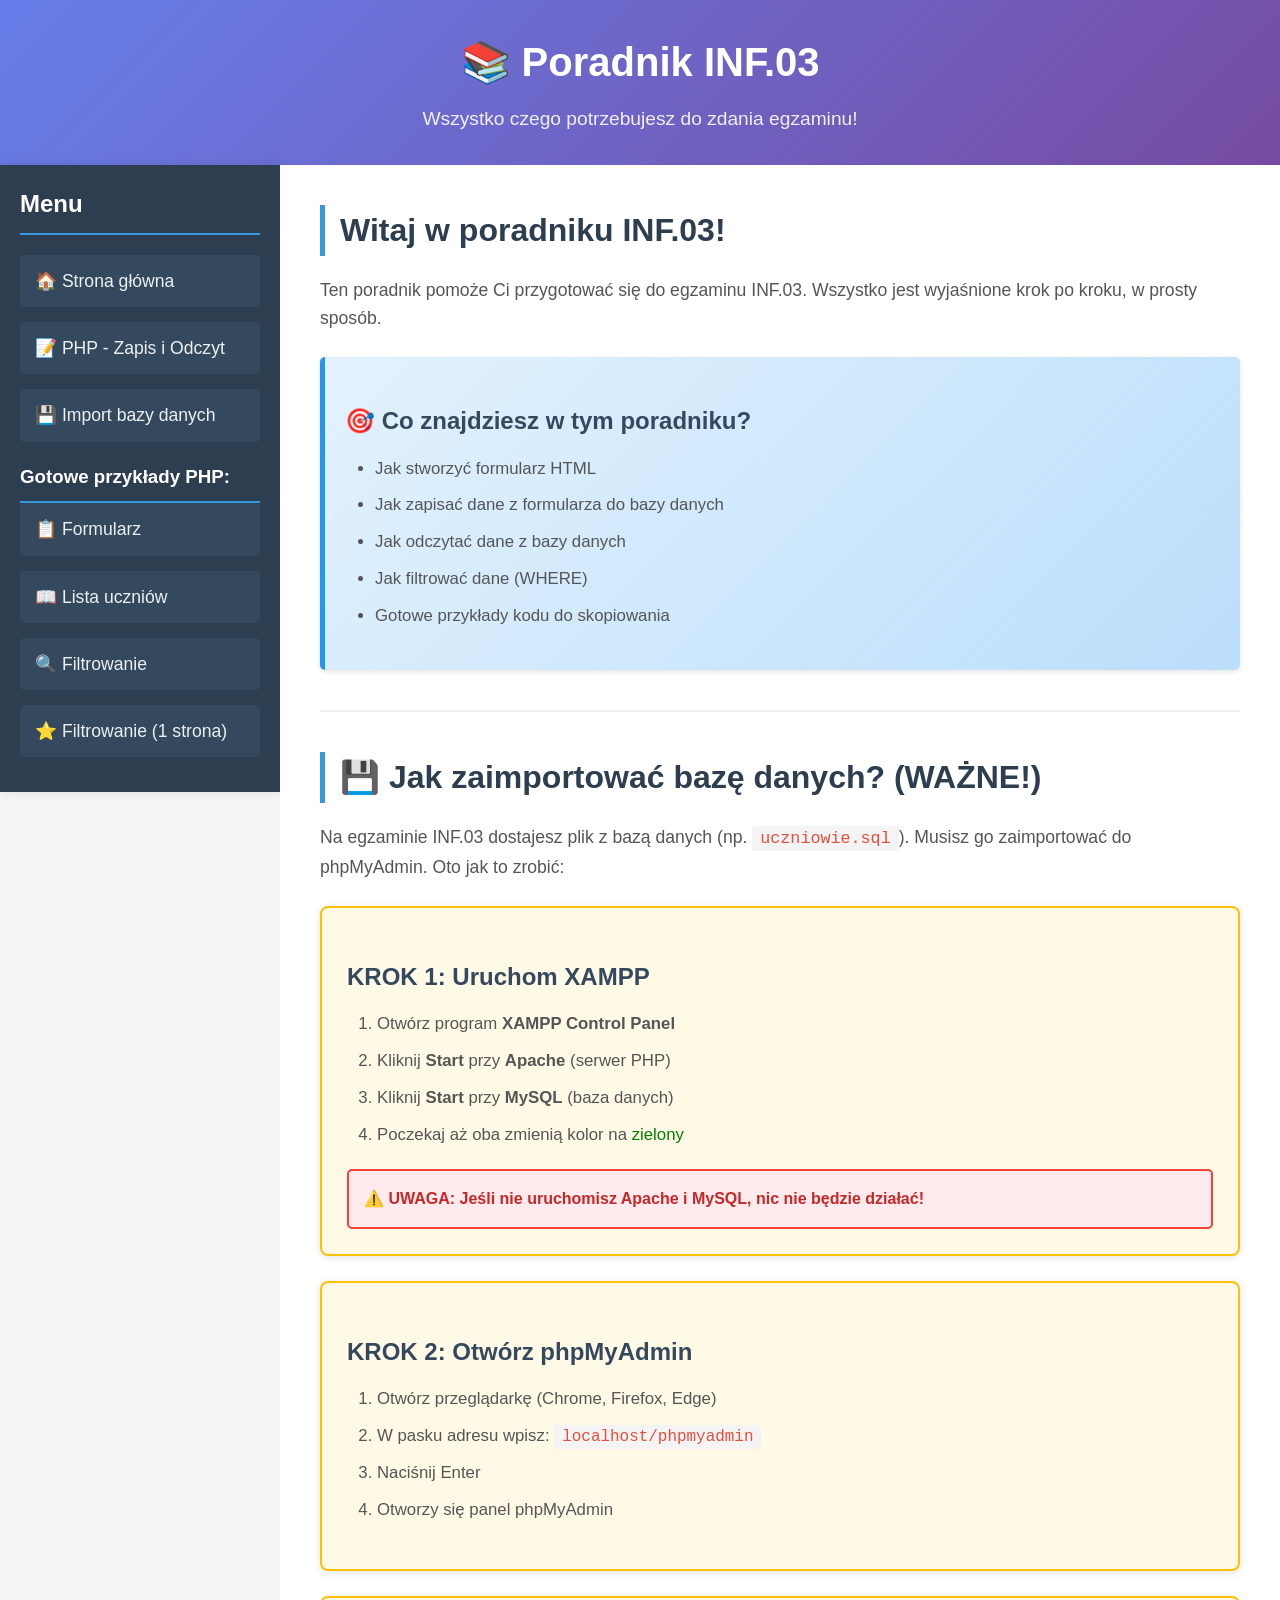
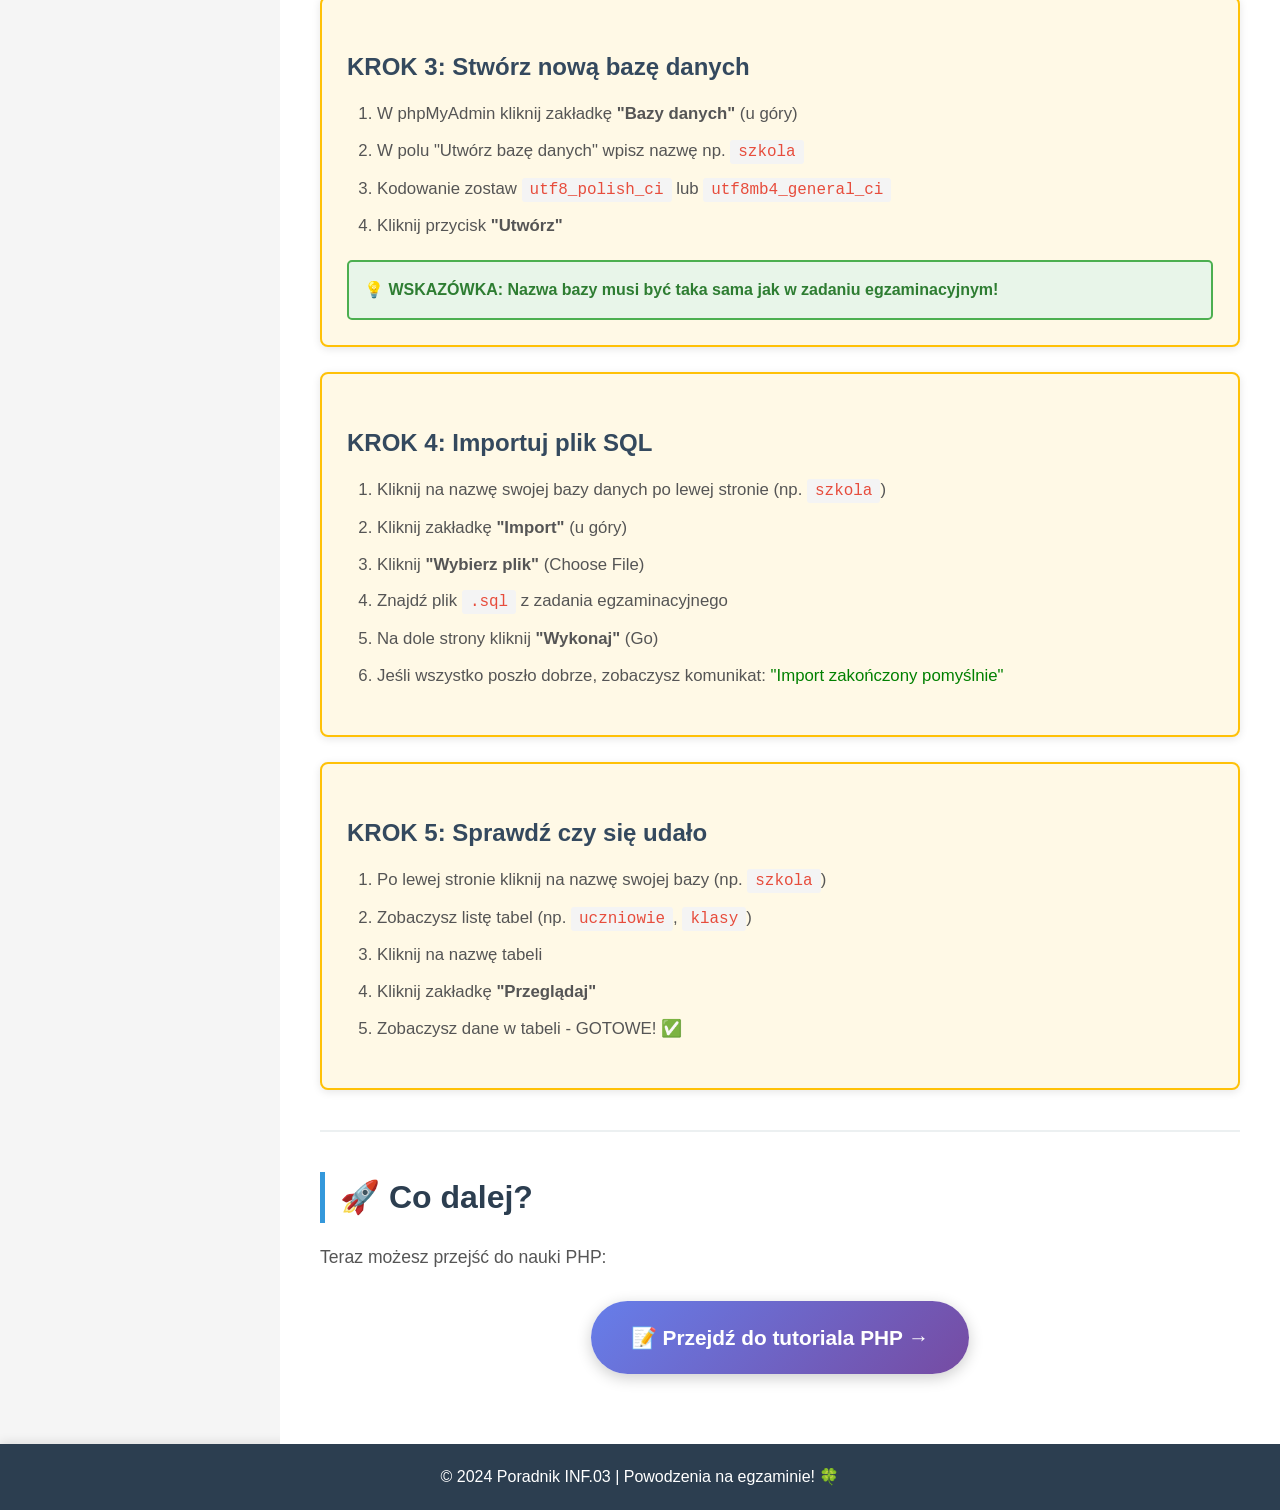
<file: index.html>
<!DOCTYPE html>
<html lang="pl">
<head>
    <meta charset="UTF-8">
    <meta name="viewport" content="width=device-width, initial-scale=1.0">
    <title>Poradnik INF.03 - Bazy danych i PHP</title>
    <link rel="stylesheet" type="text/css" href="css/style.css">
</head>
<body>

    <!-- Nagłówek -->
    <div id="header">
        <h1>📚 Poradnik INF.03</h1>
        <p>Wszystko czego potrzebujesz do zdania egzaminu!</p>
    </div>

    <!-- Menu nawigacji -->
    <div id="nav">
        <h2>Menu</h2>
        <ul>
            <li><a href="index.html">🏠 Strona główna</a></li>
            <li><a href="PHP_zapis_odczyt.html">📝 PHP - Zapis i Odczyt</a></li>
            <li><a href="#import">💾 Import bazy danych</a></li>
        </ul>

        <h3 style="color: #fff; margin-top: 20px; border-bottom: 2px solid #3498db; padding-bottom: 10px;">Gotowe przykłady PHP:</h3>
        <ul>
            <li><a href="php_przyklady/formularz.html">📋 Formularz</a></li>
            <li><a href="php_przyklady/lista.php">📖 Lista uczniów</a></li>
            <li><a href="php_przyklady/filtruj.html">🔍 Filtrowanie</a></li>
            <li><a href="php_przyklady/filtruj_jedna_strona.php">⭐ Filtrowanie (1 strona)</a></li>
        </ul>
    </div>

    <!-- Główna treść -->
    <div id="main">
        <h2>Witaj w poradniku INF.03!</h2>
        <p>Ten poradnik pomoże Ci przygotować się do egzaminu INF.03. Wszystko jest wyjaśnione krok po kroku, w prosty sposób.</p>

        <div class="info-box">
            <h3>🎯 Co znajdziesz w tym poradniku?</h3>
            <ul>
                <li>Jak stworzyć formularz HTML</li>
                <li>Jak zapisać dane z formularza do bazy danych</li>
                <li>Jak odczytać dane z bazy danych</li>
                <li>Jak filtrować dane (WHERE)</li>
                <li>Gotowe przykłady kodu do skopiowania</li>
            </ul>
        </div>

        <hr>

        <h2 id="import">💾 Jak zaimportować bazę danych? (WAŻNE!)</h2>
        <p>Na egzaminie INF.03 dostajesz plik z bazą danych (np. <code>uczniowie.sql</code>). Musisz go zaimportować do phpMyAdmin. Oto jak to zrobić:</p>

        <div class="step-box">
            <h3>KROK 1: Uruchom XAMPP</h3>
            <ol>
                <li>Otwórz program <strong>XAMPP Control Panel</strong></li>
                <li>Kliknij <strong>Start</strong> przy <strong>Apache</strong> (serwer PHP)</li>
                <li>Kliknij <strong>Start</strong> przy <strong>MySQL</strong> (baza danych)</li>
                <li>Poczekaj aż oba zmienią kolor na <span style="color: green;">zielony</span></li>
            </ol>
            <div class="warning-box">
                ⚠️ <strong>UWAGA:</strong> Jeśli nie uruchomisz Apache i MySQL, nic nie będzie działać!
            </div>
        </div>

        <div class="step-box">
            <h3>KROK 2: Otwórz phpMyAdmin</h3>
            <ol>
                <li>Otwórz przeglądarkę (Chrome, Firefox, Edge)</li>
                <li>W pasku adresu wpisz: <code>localhost/phpmyadmin</code></li>
                <li>Naciśnij Enter</li>
                <li>Otworzy się panel phpMyAdmin</li>
            </ol>
        </div>

        <div class="step-box">
            <h3>KROK 3: Stwórz nową bazę danych</h3>
            <ol>
                <li>W phpMyAdmin kliknij zakładkę <strong>"Bazy danych"</strong> (u góry)</li>
                <li>W polu "Utwórz bazę danych" wpisz nazwę np. <code>szkola</code></li>
                <li>Kodowanie zostaw <code>utf8_polish_ci</code> lub <code>utf8mb4_general_ci</code></li>
                <li>Kliknij przycisk <strong>"Utwórz"</strong></li>
            </ol>
            <div class="tip-box">
                💡 <strong>WSKAZÓWKA:</strong> Nazwa bazy musi być taka sama jak w zadaniu egzaminacyjnym!
            </div>
        </div>

        <div class="step-box">
            <h3>KROK 4: Importuj plik SQL</h3>
            <ol>
                <li>Kliknij na nazwę swojej bazy danych po lewej stronie (np. <code>szkola</code>)</li>
                <li>Kliknij zakładkę <strong>"Import"</strong> (u góry)</li>
                <li>Kliknij <strong>"Wybierz plik"</strong> (Choose File)</li>
                <li>Znajdź plik <code>.sql</code> z zadania egzaminacyjnego</li>
                <li>Na dole strony kliknij <strong>"Wykonaj"</strong> (Go)</li>
                <li>Jeśli wszystko poszło dobrze, zobaczysz komunikat: <span style="color: green;">"Import zakończony pomyślnie"</span></li>
            </ol>
        </div>

        <div class="step-box">
            <h3>KROK 5: Sprawdź czy się udało</h3>
            <ol>
                <li>Po lewej stronie kliknij na nazwę swojej bazy (np. <code>szkola</code>)</li>
                <li>Zobaczysz listę tabel (np. <code>uczniowie</code>, <code>klasy</code>)</li>
                <li>Kliknij na nazwę tabeli</li>
                <li>Kliknij zakładkę <strong>"Przeglądaj"</strong></li>
                <li>Zobaczysz dane w tabeli - GOTOWE! ✅</li>
            </ol>
        </div>

        <hr>

        <h2>🚀 Co dalej?</h2>
        <p>Teraz możesz przejść do nauki PHP:</p>
        <div class="button-container">
            <a href="PHP_zapis_odczyt.html" class="big-button">📝 Przejdź do tutoriala PHP →</a>
        </div>

    </div>

    <!-- Stopka -->
    <div id="footer">
        <p>&copy; 2024 Poradnik INF.03 | Powodzenia na egzaminie! 🍀</p>
    </div>

</body>
</html>
</file>
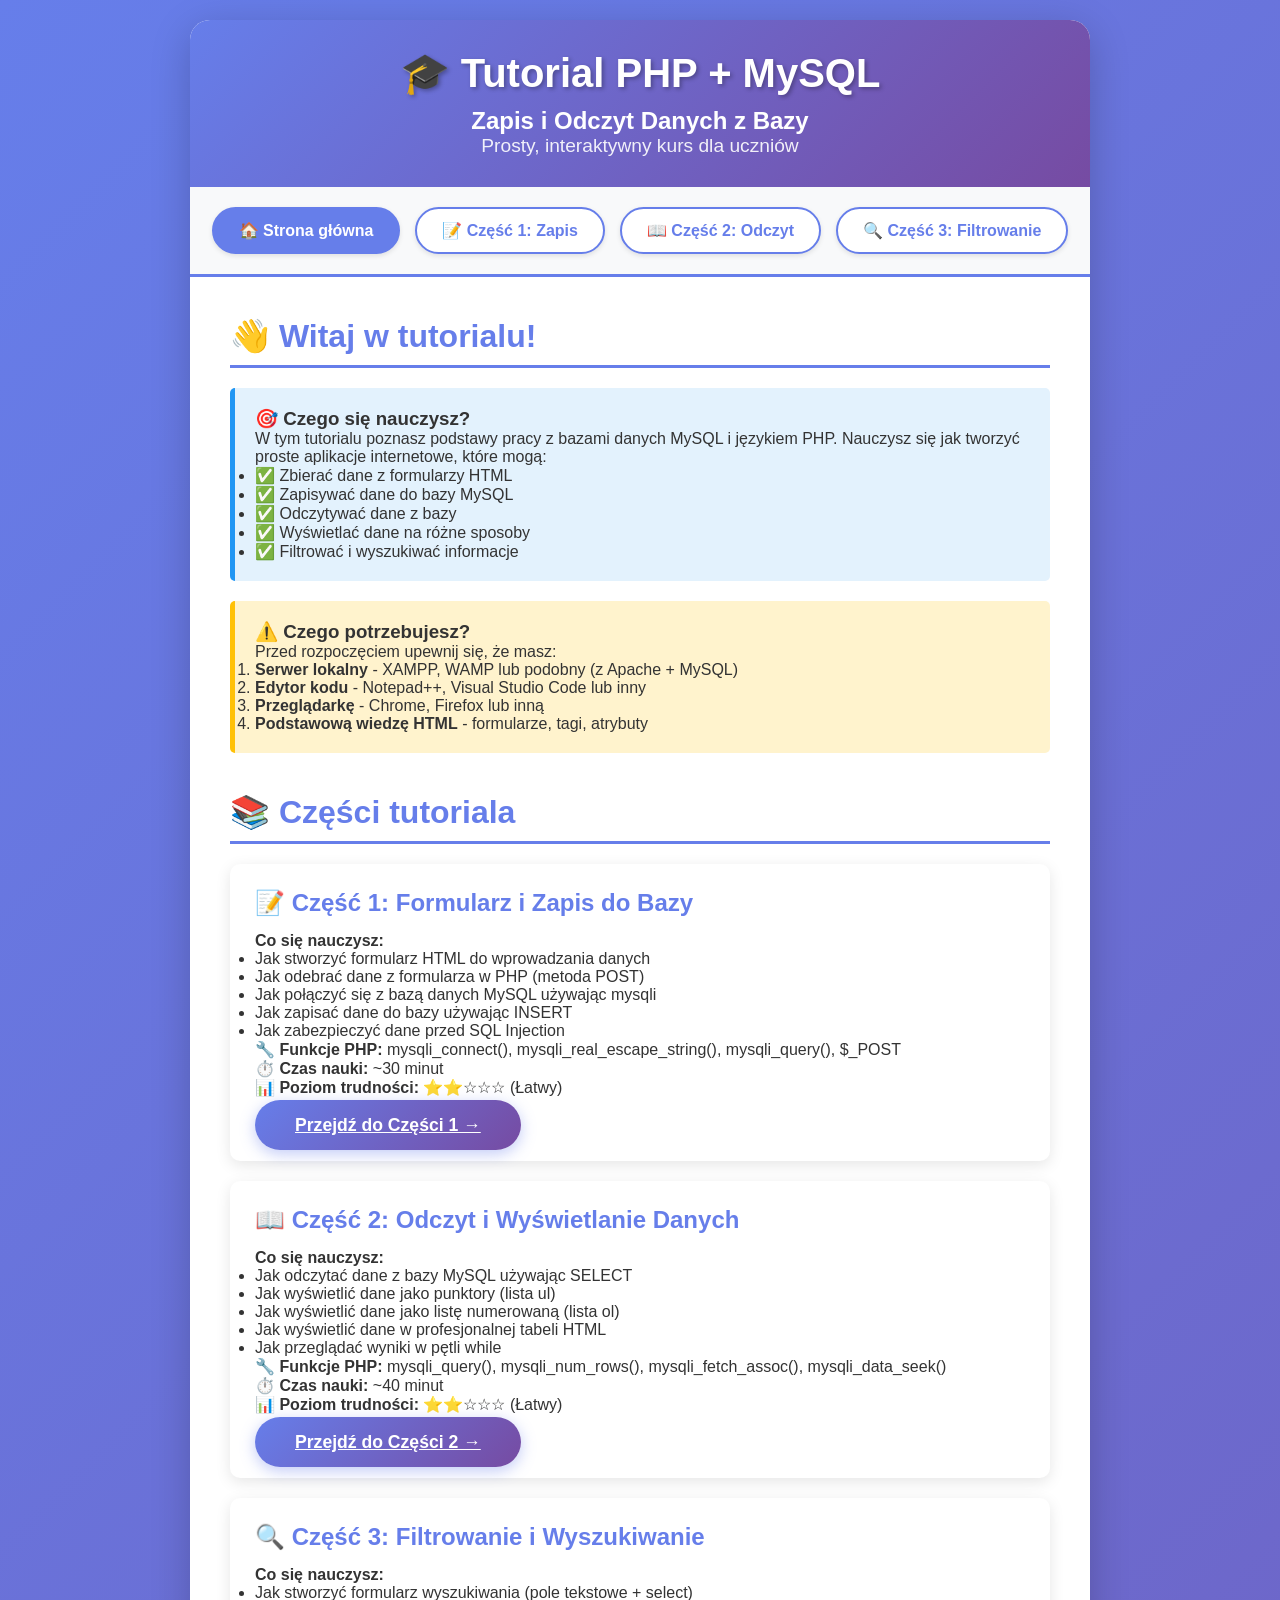
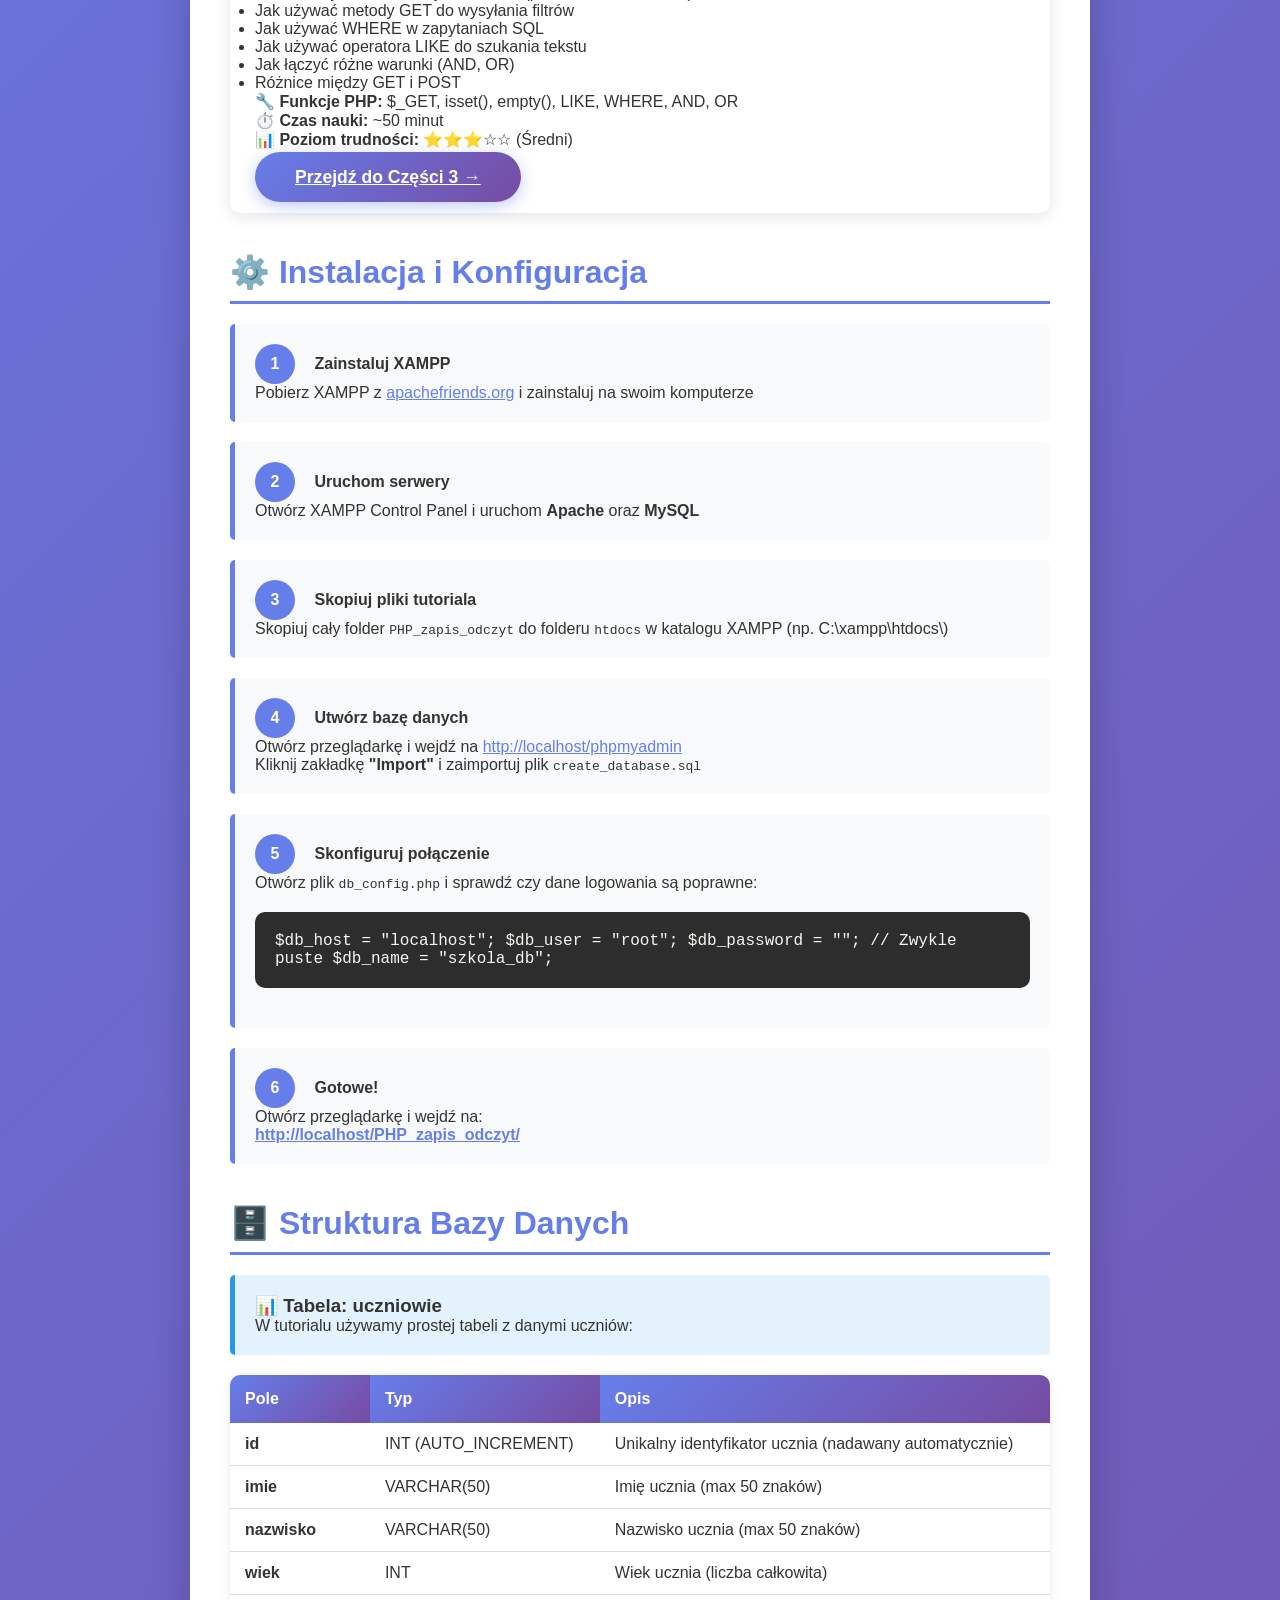
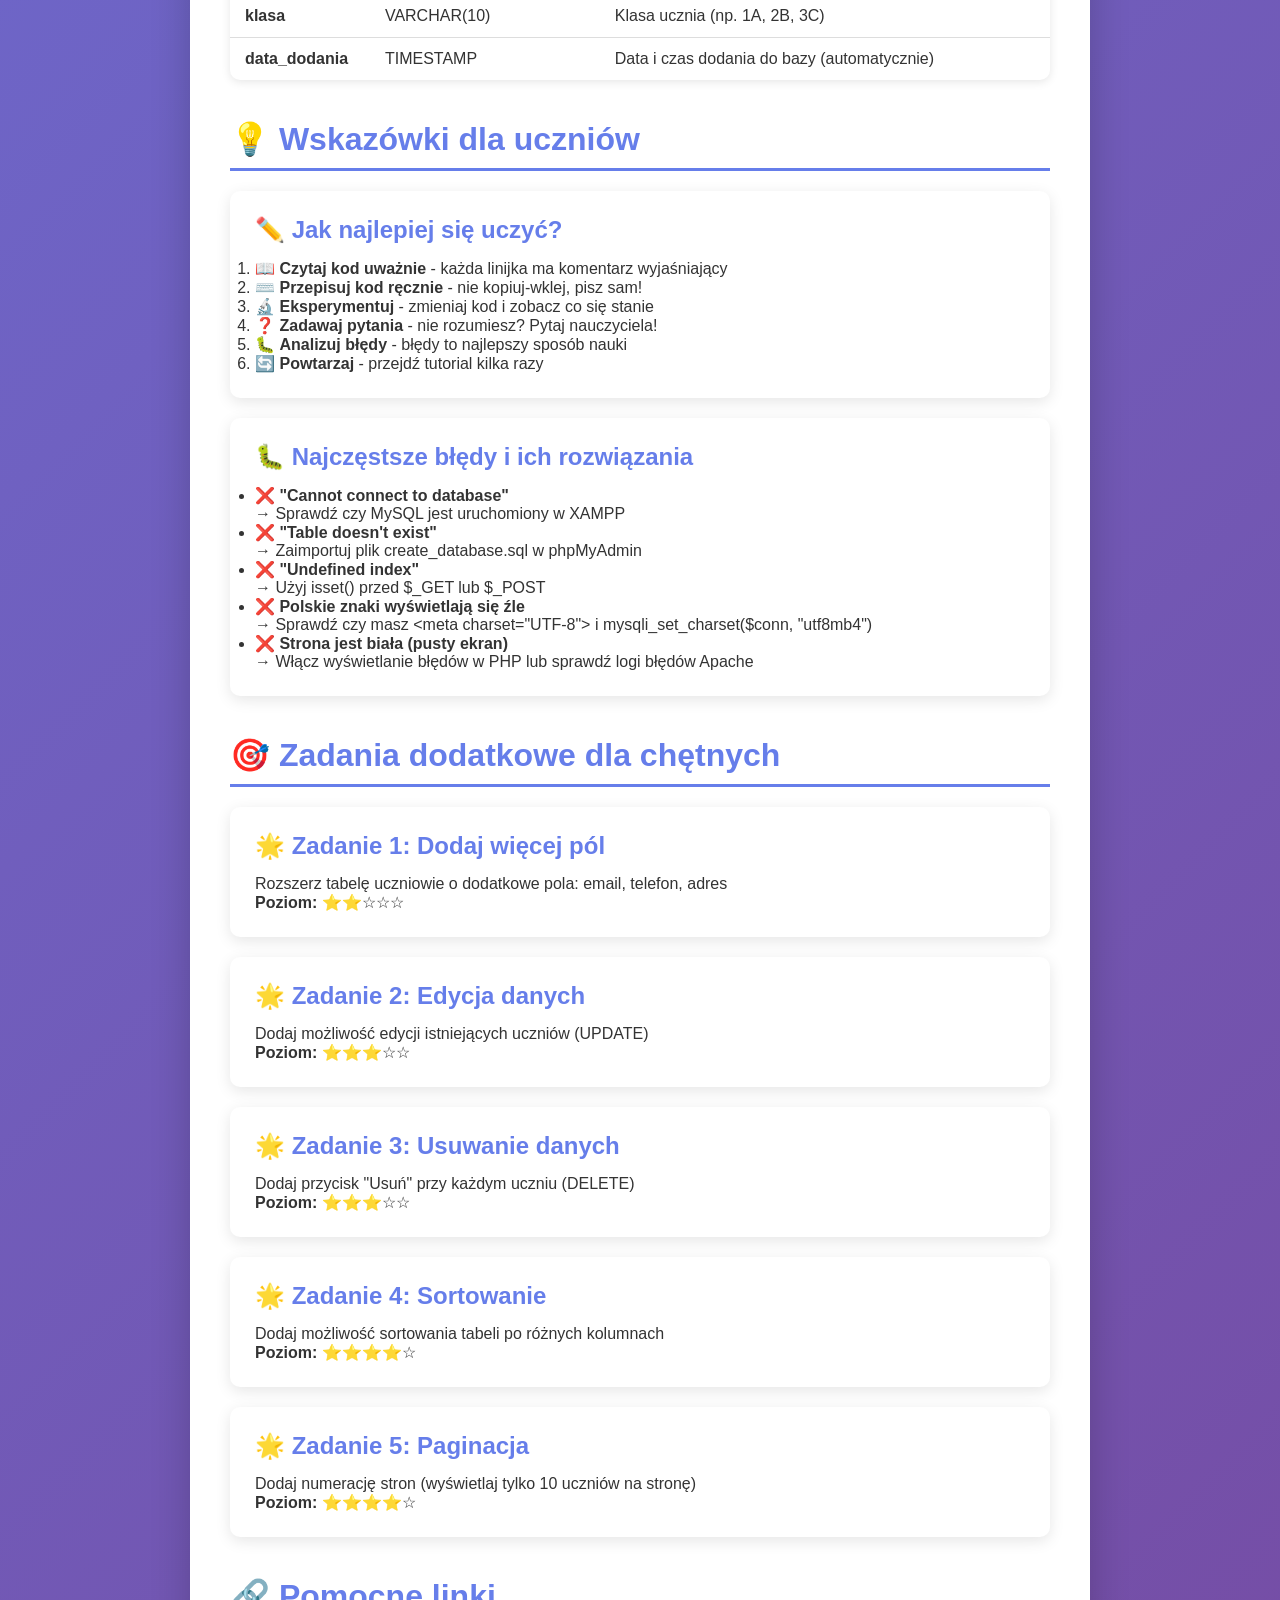
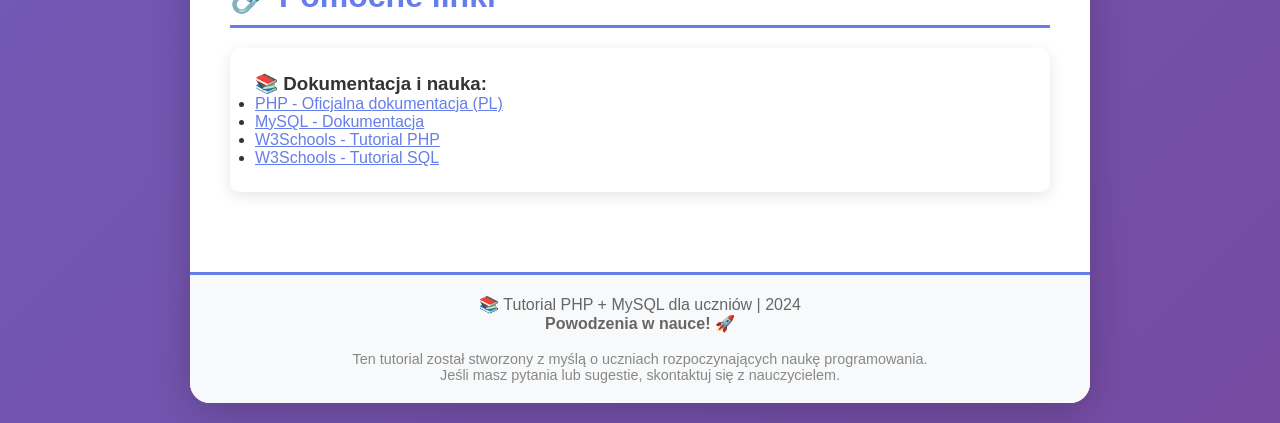
<file: PHP_zapis_odczyt/index.html>
<!DOCTYPE html>
<html lang="pl">
<head>
    <meta charset="UTF-8">
    <meta name="viewport" content="width=device-width, initial-scale=1.0">
    <title>Tutorial PHP + MySQL - Strona główna</title>
    <link rel="stylesheet" href="style.css">
</head>
<body>
    <div class="container fade-in">
        <!-- NAGŁÓWEK -->
        <div class="header">
            <h1>🎓 Tutorial PHP + MySQL</h1>
            <h2>Zapis i Odczyt Danych z Bazy</h2>
            <p>Prosty, interaktywny kurs dla uczniów</p>
        </div>

        <!-- NAWIGACJA -->
        <div class="navigation">
            <a href="index.html" class="nav-button active">🏠 Strona główna</a>
            <a href="czesc1_zapis.php" class="nav-button">📝 Część 1: Zapis</a>
            <a href="czesc2_odczyt.php" class="nav-button">📖 Część 2: Odczyt</a>
            <a href="czesc3_filtrowanie.php" class="nav-button">🔍 Część 3: Filtrowanie</a>
        </div>

        <!-- TREŚĆ -->
        <div class="content">
            <!-- WPROWADZENIE -->
            <div class="section">
                <h2 class="section-title">👋 Witaj w tutorialu!</h2>

                <div class="info-box">
                    <h3>🎯 Czego się nauczysz?</h3>
                    <p>W tym tutorialu poznasz podstawy pracy z bazami danych MySQL i językiem PHP.
                    Nauczysz się jak tworzyć proste aplikacje internetowe, które mogą:</p>
                    <ul>
                        <li>✅ Zbierać dane z formularzy HTML</li>
                        <li>✅ Zapisywać dane do bazy MySQL</li>
                        <li>✅ Odczytywać dane z bazy</li>
                        <li>✅ Wyświetlać dane na różne sposoby</li>
                        <li>✅ Filtrować i wyszukiwać informacje</li>
                    </ul>
                </div>

                <div class="warning-box">
                    <h3>⚠️ Czego potrzebujesz?</h3>
                    <p>Przed rozpoczęciem upewnij się, że masz:</p>
                    <ol>
                        <li><strong>Serwer lokalny</strong> - XAMPP, WAMP lub podobny (z Apache + MySQL)</li>
                        <li><strong>Edytor kodu</strong> - Notepad++, Visual Studio Code lub inny</li>
                        <li><strong>Przeglądarkę</strong> - Chrome, Firefox lub inną</li>
                        <li><strong>Podstawową wiedzę HTML</strong> - formularze, tagi, atrybuty</li>
                    </ol>
                </div>
            </div>

            <!-- PRZEGLĄD CZĘŚCI -->
            <div class="section">
                <h2 class="section-title">📚 Części tutoriala</h2>

                <!-- CZĘŚĆ 1 -->
                <div class="card">
                    <h3 class="card-title">📝 Część 1: Formularz i Zapis do Bazy</h3>
                    <p><strong>Co się nauczysz:</strong></p>
                    <ul>
                        <li>Jak stworzyć formularz HTML do wprowadzania danych</li>
                        <li>Jak odebrać dane z formularza w PHP (metoda POST)</li>
                        <li>Jak połączyć się z bazą danych MySQL używając mysqli</li>
                        <li>Jak zapisać dane do bazy używając INSERT</li>
                        <li>Jak zabezpieczyć dane przed SQL Injection</li>
                    </ul>
                    <p><strong>🔧 Funkcje PHP:</strong> mysqli_connect(), mysqli_real_escape_string(), mysqli_query(), $_POST</p>
                    <p><strong>⏱️ Czas nauki:</strong> ~30 minut</p>
                    <p><strong>📊 Poziom trudności:</strong> ⭐⭐☆☆☆ (Łatwy)</p>
                    <br>
                    <a href="czesc1_zapis.php" class="btn">Przejdź do Części 1 →</a>
                </div>

                <!-- CZĘŚĆ 2 -->
                <div class="card">
                    <h3 class="card-title">📖 Część 2: Odczyt i Wyświetlanie Danych</h3>
                    <p><strong>Co się nauczysz:</strong></p>
                    <ul>
                        <li>Jak odczytać dane z bazy MySQL używając SELECT</li>
                        <li>Jak wyświetlić dane jako punktory (lista ul)</li>
                        <li>Jak wyświetlić dane jako listę numerowaną (lista ol)</li>
                        <li>Jak wyświetlić dane w profesjonalnej tabeli HTML</li>
                        <li>Jak przeglądać wyniki w pętli while</li>
                    </ul>
                    <p><strong>🔧 Funkcje PHP:</strong> mysqli_query(), mysqli_num_rows(), mysqli_fetch_assoc(), mysqli_data_seek()</p>
                    <p><strong>⏱️ Czas nauki:</strong> ~40 minut</p>
                    <p><strong>📊 Poziom trudności:</strong> ⭐⭐☆☆☆ (Łatwy)</p>
                    <br>
                    <a href="czesc2_odczyt.php" class="btn">Przejdź do Części 2 →</a>
                </div>

                <!-- CZĘŚĆ 3 -->
                <div class="card">
                    <h3 class="card-title">🔍 Część 3: Filtrowanie i Wyszukiwanie</h3>
                    <p><strong>Co się nauczysz:</strong></p>
                    <ul>
                        <li>Jak stworzyć formularz wyszukiwania (pole tekstowe + select)</li>
                        <li>Jak używać metody GET do wysyłania filtrów</li>
                        <li>Jak używać WHERE w zapytaniach SQL</li>
                        <li>Jak używać operatora LIKE do szukania tekstu</li>
                        <li>Jak łączyć różne warunki (AND, OR)</li>
                        <li>Różnice między GET i POST</li>
                    </ul>
                    <p><strong>🔧 Funkcje PHP:</strong> $_GET, isset(), empty(), LIKE, WHERE, AND, OR</p>
                    <p><strong>⏱️ Czas nauki:</strong> ~50 minut</p>
                    <p><strong>📊 Poziom trudności:</strong> ⭐⭐⭐☆☆ (Średni)</p>
                    <br>
                    <a href="czesc3_filtrowanie.php" class="btn">Przejdź do Części 3 →</a>
                </div>
            </div>

            <!-- INSTALACJA I KONFIGURACJA -->
            <div class="section">
                <h2 class="section-title">⚙️ Instalacja i Konfiguracja</h2>

                <div class="step">
                    <span class="step-number">1</span>
                    <strong>Zainstaluj XAMPP</strong>
                    <p>Pobierz XAMPP z <a href="https://www.apachefriends.org" target="_blank" style="color: #667eea;">apachefriends.org</a> i zainstaluj na swoim komputerze</p>
                </div>

                <div class="step">
                    <span class="step-number">2</span>
                    <strong>Uruchom serwery</strong>
                    <p>Otwórz XAMPP Control Panel i uruchom <strong>Apache</strong> oraz <strong>MySQL</strong></p>
                </div>

                <div class="step">
                    <span class="step-number">3</span>
                    <strong>Skopiuj pliki tutoriala</strong>
                    <p>Skopiuj cały folder <code>PHP_zapis_odczyt</code> do folderu <code>htdocs</code> w katalogu XAMPP (np. C:\xampp\htdocs\)</p>
                </div>

                <div class="step">
                    <span class="step-number">4</span>
                    <strong>Utwórz bazę danych</strong>
                    <p>Otwórz przeglądarkę i wejdź na <a href="http://localhost/phpmyadmin" target="_blank" style="color: #667eea;">http://localhost/phpmyadmin</a></p>
                    <p>Kliknij zakładkę <strong>"Import"</strong> i zaimportuj plik <code>create_database.sql</code></p>
                </div>

                <div class="step">
                    <span class="step-number">5</span>
                    <strong>Skonfiguruj połączenie</strong>
                    <p>Otwórz plik <code>db_config.php</code> i sprawdź czy dane logowania są poprawne:</p>
                    <div class="code-block">
$db_host = "localhost";
$db_user = "root";
$db_password = "";        // Zwykle puste
$db_name = "szkola_db";
                    </div>
                </div>

                <div class="step">
                    <span class="step-number">6</span>
                    <strong>Gotowe!</strong>
                    <p>Otwórz przeglądarkę i wejdź na:</p>
                    <p><a href="http://localhost/PHP_zapis_odczyt/" target="_blank" style="color: #667eea; font-weight: bold;">http://localhost/PHP_zapis_odczyt/</a></p>
                </div>
            </div>

            <!-- STRUKTURA BAZY DANYCH -->
            <div class="section">
                <h2 class="section-title">🗄️ Struktura Bazy Danych</h2>

                <div class="info-box">
                    <h3>📊 Tabela: uczniowie</h3>
                    <p>W tutorialu używamy prostej tabeli z danymi uczniów:</p>
                </div>

                <table>
                    <thead>
                        <tr>
                            <th>Pole</th>
                            <th>Typ</th>
                            <th>Opis</th>
                        </tr>
                    </thead>
                    <tbody>
                        <tr>
                            <td><strong>id</strong></td>
                            <td>INT (AUTO_INCREMENT)</td>
                            <td>Unikalny identyfikator ucznia (nadawany automatycznie)</td>
                        </tr>
                        <tr>
                            <td><strong>imie</strong></td>
                            <td>VARCHAR(50)</td>
                            <td>Imię ucznia (max 50 znaków)</td>
                        </tr>
                        <tr>
                            <td><strong>nazwisko</strong></td>
                            <td>VARCHAR(50)</td>
                            <td>Nazwisko ucznia (max 50 znaków)</td>
                        </tr>
                        <tr>
                            <td><strong>wiek</strong></td>
                            <td>INT</td>
                            <td>Wiek ucznia (liczba całkowita)</td>
                        </tr>
                        <tr>
                            <td><strong>klasa</strong></td>
                            <td>VARCHAR(10)</td>
                            <td>Klasa ucznia (np. 1A, 2B, 3C)</td>
                        </tr>
                        <tr>
                            <td><strong>data_dodania</strong></td>
                            <td>TIMESTAMP</td>
                            <td>Data i czas dodania do bazy (automatycznie)</td>
                        </tr>
                    </tbody>
                </table>
            </div>

            <!-- WSKAZÓWKI -->
            <div class="section">
                <h2 class="section-title">💡 Wskazówki dla uczniów</h2>

                <div class="card">
                    <h3 class="card-title">✏️ Jak najlepiej się uczyć?</h3>
                    <ol>
                        <li>📖 <strong>Czytaj kod uważnie</strong> - każda linijka ma komentarz wyjaśniający</li>
                        <li>⌨️ <strong>Przepisuj kod ręcznie</strong> - nie kopiuj-wklej, pisz sam!</li>
                        <li>🔬 <strong>Eksperymentuj</strong> - zmieniaj kod i zobacz co się stanie</li>
                        <li>❓ <strong>Zadawaj pytania</strong> - nie rozumiesz? Pytaj nauczyciela!</li>
                        <li>🐛 <strong>Analizuj błędy</strong> - błędy to najlepszy sposób nauki</li>
                        <li>🔄 <strong>Powtarzaj</strong> - przejdź tutorial kilka razy</li>
                    </ol>
                </div>

                <div class="card">
                    <h3 class="card-title">🐛 Najczęstsze błędy i ich rozwiązania</h3>
                    <ul>
                        <li><strong>❌ "Cannot connect to database"</strong><br>
                            → Sprawdź czy MySQL jest uruchomiony w XAMPP</li>

                        <li><strong>❌ "Table doesn't exist"</strong><br>
                            → Zaimportuj plik create_database.sql w phpMyAdmin</li>

                        <li><strong>❌ "Undefined index"</strong><br>
                            → Użyj isset() przed $_GET lub $_POST</li>

                        <li><strong>❌ Polskie znaki wyświetlają się źle</strong><br>
                            → Sprawdź czy masz &lt;meta charset="UTF-8"&gt; i mysqli_set_charset($conn, "utf8mb4")</li>

                        <li><strong>❌ Strona jest biała (pusty ekran)</strong><br>
                            → Włącz wyświetlanie błędów w PHP lub sprawdź logi błędów Apache</li>
                    </ul>
                </div>
            </div>

            <!-- ZADANIA DODATKOWE -->
            <div class="section">
                <h2 class="section-title">🎯 Zadania dodatkowe dla chętnych</h2>

                <div class="card">
                    <h3 class="card-title">🌟 Zadanie 1: Dodaj więcej pól</h3>
                    <p>Rozszerz tabelę uczniowie o dodatkowe pola: email, telefon, adres</p>
                    <p><strong>Poziom:</strong> ⭐⭐☆☆☆</p>
                </div>

                <div class="card">
                    <h3 class="card-title">🌟 Zadanie 2: Edycja danych</h3>
                    <p>Dodaj możliwość edycji istniejących uczniów (UPDATE)</p>
                    <p><strong>Poziom:</strong> ⭐⭐⭐☆☆</p>
                </div>

                <div class="card">
                    <h3 class="card-title">🌟 Zadanie 3: Usuwanie danych</h3>
                    <p>Dodaj przycisk "Usuń" przy każdym uczniu (DELETE)</p>
                    <p><strong>Poziom:</strong> ⭐⭐⭐☆☆</p>
                </div>

                <div class="card">
                    <h3 class="card-title">🌟 Zadanie 4: Sortowanie</h3>
                    <p>Dodaj możliwość sortowania tabeli po różnych kolumnach</p>
                    <p><strong>Poziom:</strong> ⭐⭐⭐⭐☆</p>
                </div>

                <div class="card">
                    <h3 class="card-title">🌟 Zadanie 5: Paginacja</h3>
                    <p>Dodaj numerację stron (wyświetlaj tylko 10 uczniów na stronę)</p>
                    <p><strong>Poziom:</strong> ⭐⭐⭐⭐☆</p>
                </div>
            </div>

            <!-- POMOCNE LINKI -->
            <div class="section">
                <h2 class="section-title">🔗 Pomocne linki</h2>

                <div class="card">
                    <h3>📚 Dokumentacja i nauka:</h3>
                    <ul>
                        <li><a href="https://www.php.net/manual/pl/" target="_blank" style="color: #667eea;">PHP - Oficjalna dokumentacja (PL)</a></li>
                        <li><a href="https://dev.mysql.com/doc/" target="_blank" style="color: #667eea;">MySQL - Dokumentacja</a></li>
                        <li><a href="https://www.w3schools.com/php/" target="_blank" style="color: #667eea;">W3Schools - Tutorial PHP</a></li>
                        <li><a href="https://www.w3schools.com/sql/" target="_blank" style="color: #667eea;">W3Schools - Tutorial SQL</a></li>
                    </ul>
                </div>
            </div>
        </div>

        <!-- STOPKA -->
        <div class="footer">
            <p>📚 Tutorial PHP + MySQL dla uczniów | 2024</p>
            <p><strong>Powodzenia w nauce! 🚀</strong></p>
            <br>
            <p style="font-size: 0.9em; color: #888;">
                Ten tutorial został stworzony z myślą o uczniach rozpoczynających naukę programowania.<br>
                Jeśli masz pytania lub sugestie, skontaktuj się z nauczycielem.
            </p>
        </div>
    </div>
</body>
</html>
</file>
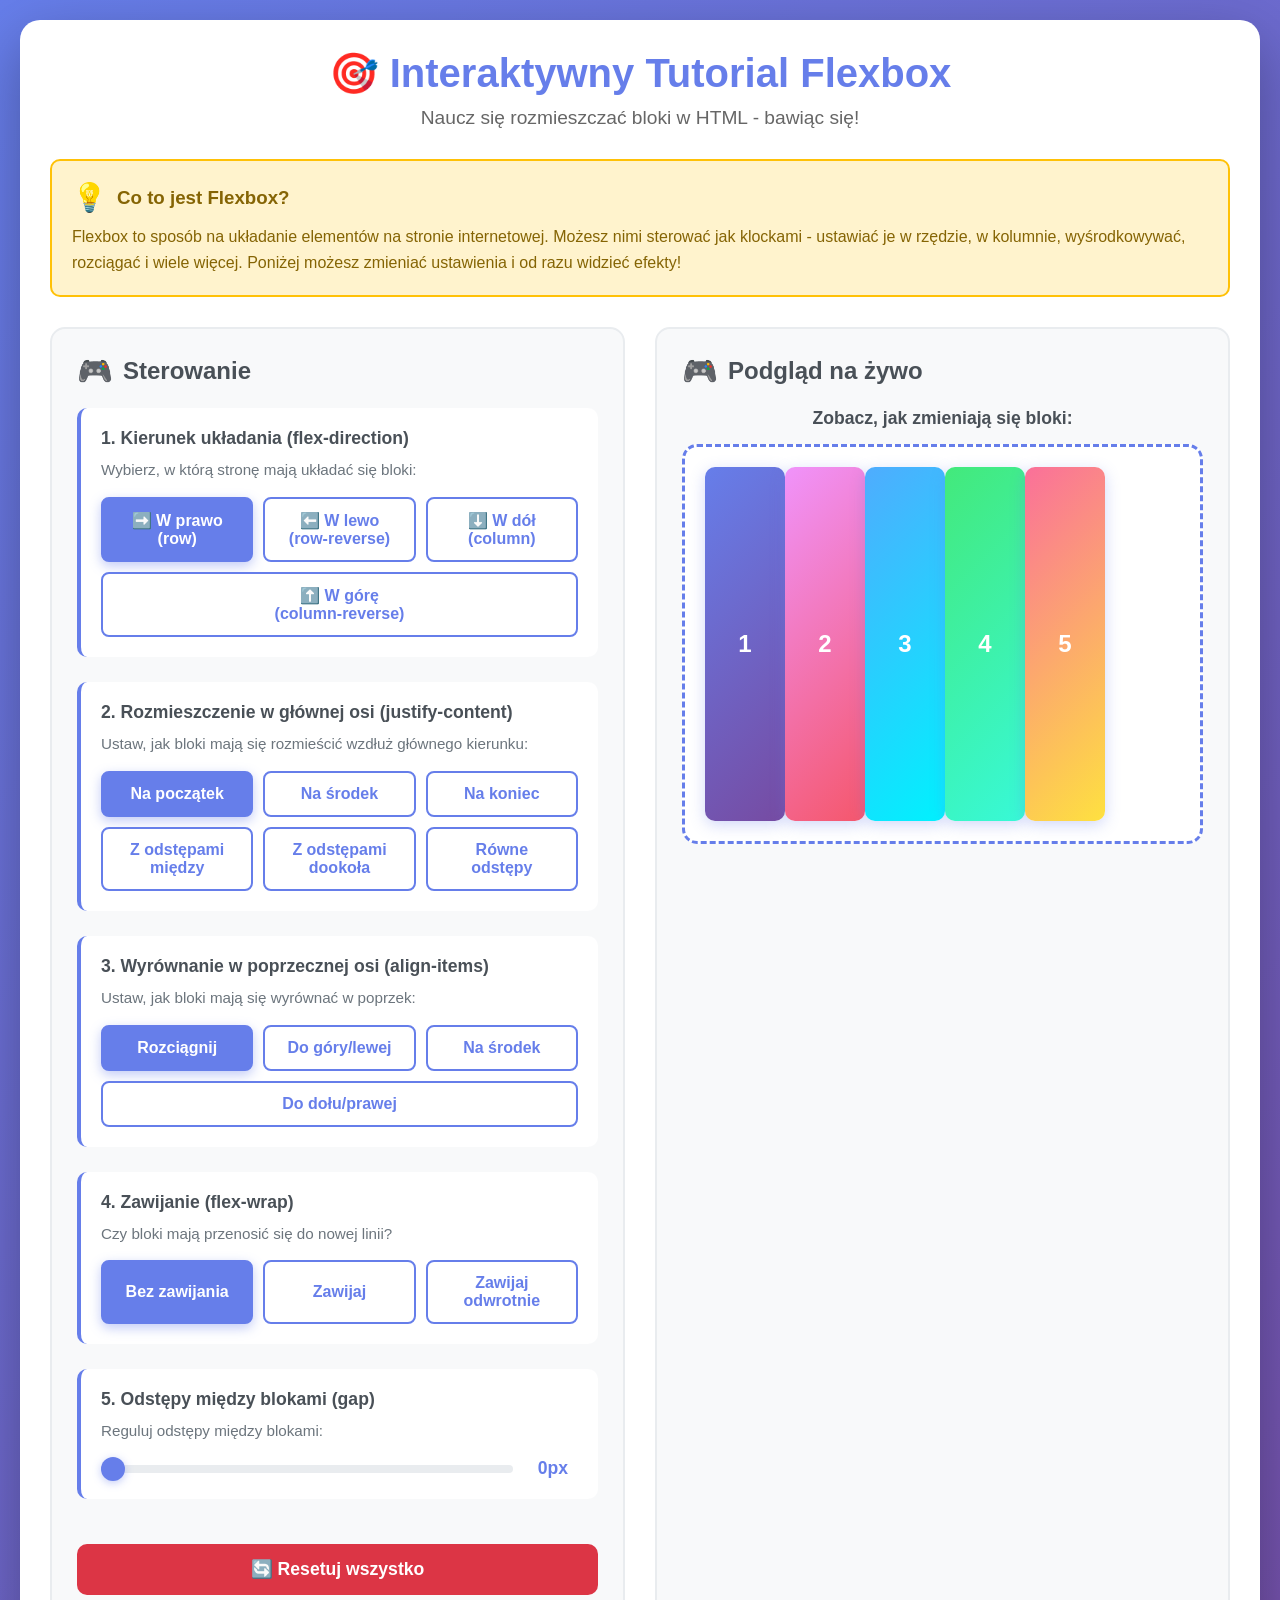
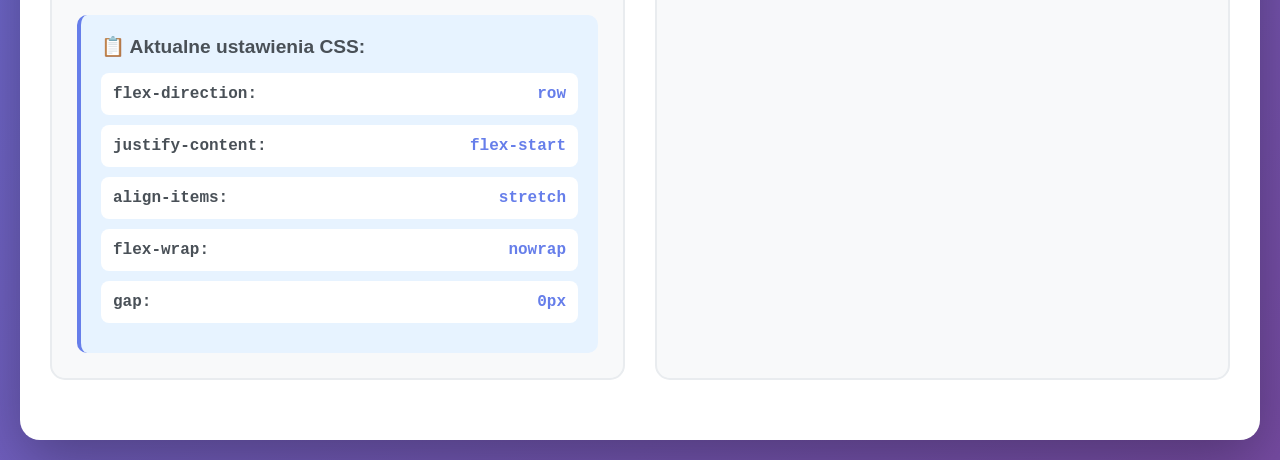
<file: flexbox-tutorial.html>
<!DOCTYPE html>
<html lang="pl">
<head>
    <meta charset="UTF-8">
    <meta name="viewport" content="width=device-width, initial-scale=1.0">
    <title>Interaktywny Tutorial Flexbox</title>
    <style>
        * {
            margin: 0;
            padding: 0;
            box-sizing: border-box;
        }

        body {
            font-family: 'Segoe UI', Tahoma, Geneva, Verdana, sans-serif;
            background: linear-gradient(135deg, #667eea 0%, #764ba2 100%);
            min-height: 100vh;
            padding: 20px;
        }

        .container {
            max-width: 1400px;
            margin: 0 auto;
            background: white;
            border-radius: 20px;
            padding: 30px;
            box-shadow: 0 20px 60px rgba(0,0,0,0.3);
        }

        h1 {
            color: #667eea;
            text-align: center;
            margin-bottom: 10px;
            font-size: 2.5em;
        }

        .subtitle {
            text-align: center;
            color: #666;
            margin-bottom: 30px;
            font-size: 1.2em;
        }

        .tutorial-grid {
            display: grid;
            grid-template-columns: 1fr 1fr;
            gap: 30px;
            margin-bottom: 30px;
        }

        @media (max-width: 968px) {
            .tutorial-grid {
                grid-template-columns: 1fr;
            }
        }

        .panel {
            background: #f8f9fa;
            border-radius: 15px;
            padding: 25px;
            border: 2px solid #e9ecef;
        }

        .panel h2 {
            color: #495057;
            margin-bottom: 20px;
            font-size: 1.5em;
            display: flex;
            align-items: center;
            gap: 10px;
        }

        .panel h2::before {
            content: '🎮';
            font-size: 1.2em;
        }

        .control-group {
            margin-bottom: 25px;
            padding: 20px;
            background: white;
            border-radius: 10px;
            border-left: 4px solid #667eea;
        }

        .control-label {
            font-weight: bold;
            color: #495057;
            margin-bottom: 10px;
            font-size: 1.1em;
            display: block;
        }

        .control-description {
            color: #6c757d;
            margin-bottom: 15px;
            font-size: 0.95em;
            line-height: 1.5;
        }

        .button-group {
            display: flex;
            flex-wrap: wrap;
            gap: 10px;
        }

        .btn {
            padding: 12px 20px;
            border: 2px solid #667eea;
            background: white;
            color: #667eea;
            border-radius: 8px;
            cursor: pointer;
            font-size: 1em;
            font-weight: 600;
            transition: all 0.3s ease;
            flex: 1;
            min-width: 120px;
        }

        .btn:hover {
            background: #f0f3ff;
            transform: translateY(-2px);
            box-shadow: 0 4px 12px rgba(102, 126, 234, 0.2);
        }

        .btn.active {
            background: #667eea;
            color: white;
            box-shadow: 0 4px 12px rgba(102, 126, 234, 0.4);
        }

        .slider-container {
            display: flex;
            align-items: center;
            gap: 15px;
        }

        .slider {
            flex: 1;
            height: 8px;
            border-radius: 5px;
            background: #e9ecef;
            outline: none;
            -webkit-appearance: none;
        }

        .slider::-webkit-slider-thumb {
            -webkit-appearance: none;
            appearance: none;
            width: 24px;
            height: 24px;
            border-radius: 50%;
            background: #667eea;
            cursor: pointer;
            box-shadow: 0 2px 8px rgba(102, 126, 234, 0.4);
        }

        .slider::-moz-range-thumb {
            width: 24px;
            height: 24px;
            border-radius: 50%;
            background: #667eea;
            cursor: pointer;
            border: none;
            box-shadow: 0 2px 8px rgba(102, 126, 234, 0.4);
        }

        .slider-value {
            font-weight: bold;
            color: #667eea;
            min-width: 50px;
            text-align: center;
            font-size: 1.1em;
        }

        .flex-container {
            background: #fff;
            border: 3px dashed #667eea;
            border-radius: 15px;
            padding: 20px;
            min-height: 400px;
            display: flex;
            transition: all 0.3s ease;
        }

        .flex-item {
            background: linear-gradient(135deg, #667eea 0%, #764ba2 100%);
            color: white;
            padding: 30px;
            border-radius: 10px;
            font-size: 1.5em;
            font-weight: bold;
            display: flex;
            align-items: center;
            justify-content: center;
            min-width: 80px;
            min-height: 80px;
            box-shadow: 0 4px 15px rgba(102, 126, 234, 0.3);
            transition: all 0.3s ease;
        }

        .flex-item:nth-child(1) {
            background: linear-gradient(135deg, #667eea 0%, #764ba2 100%);
        }

        .flex-item:nth-child(2) {
            background: linear-gradient(135deg, #f093fb 0%, #f5576c 100%);
        }

        .flex-item:nth-child(3) {
            background: linear-gradient(135deg, #4facfe 0%, #00f2fe 100%);
        }

        .flex-item:nth-child(4) {
            background: linear-gradient(135deg, #43e97b 0%, #38f9d7 100%);
        }

        .flex-item:nth-child(5) {
            background: linear-gradient(135deg, #fa709a 0%, #fee140 100%);
        }

        .current-values {
            background: #e7f3ff;
            padding: 20px;
            border-radius: 10px;
            margin-top: 20px;
            border-left: 4px solid #667eea;
        }

        .current-values h3 {
            color: #495057;
            margin-bottom: 15px;
            font-size: 1.2em;
        }

        .value-item {
            background: white;
            padding: 12px;
            margin-bottom: 10px;
            border-radius: 8px;
            display: flex;
            justify-content: space-between;
            align-items: center;
            font-family: 'Courier New', monospace;
        }

        .value-item span:first-child {
            color: #495057;
            font-weight: bold;
        }

        .value-item span:last-child {
            color: #667eea;
            font-weight: bold;
        }

        .reset-btn {
            background: #dc3545;
            color: white;
            border: none;
            padding: 15px 30px;
            border-radius: 10px;
            font-size: 1.1em;
            font-weight: bold;
            cursor: pointer;
            width: 100%;
            margin-top: 20px;
            transition: all 0.3s ease;
        }

        .reset-btn:hover {
            background: #c82333;
            transform: translateY(-2px);
            box-shadow: 0 4px 15px rgba(220, 53, 69, 0.3);
        }

        .info-box {
            background: #fff3cd;
            border: 2px solid #ffc107;
            border-radius: 10px;
            padding: 20px;
            margin-bottom: 30px;
        }

        .info-box h3 {
            color: #856404;
            margin-bottom: 10px;
            display: flex;
            align-items: center;
            gap: 10px;
        }

        .info-box h3::before {
            content: '💡';
            font-size: 1.5em;
        }

        .info-box p {
            color: #856404;
            line-height: 1.6;
        }

        .visualization-label {
            text-align: center;
            color: #495057;
            margin-bottom: 15px;
            font-size: 1.1em;
            font-weight: bold;
        }
    </style>
</head>
<body>
    <div class="container">
        <h1>🎯 Interaktywny Tutorial Flexbox</h1>
        <p class="subtitle">Naucz się rozmieszczać bloki w HTML - bawiąc się!</p>

        <div class="info-box">
            <h3>Co to jest Flexbox?</h3>
            <p>
                Flexbox to sposób na układanie elementów na stronie internetowej. Możesz nimi sterować jak klockami -
                ustawiać je w rzędzie, w kolumnie, wyśrodkowywać, rozciągać i wiele więcej.
                Poniżej możesz zmieniać ustawienia i od razu widzieć efekty!
            </p>
        </div>

        <div class="tutorial-grid">
            <!-- Panel kontrolny -->
            <div class="panel">
                <h2>Sterowanie</h2>

                <!-- Flex Direction -->
                <div class="control-group">
                    <label class="control-label">1. Kierunek układania (flex-direction)</label>
                    <p class="control-description">
                        Wybierz, w którą stronę mają układać się bloki:
                    </p>
                    <div class="button-group">
                        <button class="btn active" onclick="setFlexDirection('row')">
                            ➡️ W prawo<br>(row)
                        </button>
                        <button class="btn" onclick="setFlexDirection('row-reverse')">
                            ⬅️ W lewo<br>(row-reverse)
                        </button>
                        <button class="btn" onclick="setFlexDirection('column')">
                            ⬇️ W dół<br>(column)
                        </button>
                        <button class="btn" onclick="setFlexDirection('column-reverse')">
                            ⬆️ W górę<br>(column-reverse)
                        </button>
                    </div>
                </div>

                <!-- Justify Content -->
                <div class="control-group">
                    <label class="control-label">2. Rozmieszczenie w głównej osi (justify-content)</label>
                    <p class="control-description">
                        Ustaw, jak bloki mają się rozmieścić wzdłuż głównego kierunku:
                    </p>
                    <div class="button-group">
                        <button class="btn active" onclick="setJustifyContent('flex-start')">
                            Na początek
                        </button>
                        <button class="btn" onclick="setJustifyContent('center')">
                            Na środek
                        </button>
                        <button class="btn" onclick="setJustifyContent('flex-end')">
                            Na koniec
                        </button>
                        <button class="btn" onclick="setJustifyContent('space-between')">
                            Z odstępami<br>między
                        </button>
                        <button class="btn" onclick="setJustifyContent('space-around')">
                            Z odstępami<br>dookoła
                        </button>
                        <button class="btn" onclick="setJustifyContent('space-evenly')">
                            Równe<br>odstępy
                        </button>
                    </div>
                </div>

                <!-- Align Items -->
                <div class="control-group">
                    <label class="control-label">3. Wyrównanie w poprzecznej osi (align-items)</label>
                    <p class="control-description">
                        Ustaw, jak bloki mają się wyrównać w poprzek:
                    </p>
                    <div class="button-group">
                        <button class="btn active" onclick="setAlignItems('stretch')">
                            Rozciągnij
                        </button>
                        <button class="btn" onclick="setAlignItems('flex-start')">
                            Do góry/lewej
                        </button>
                        <button class="btn" onclick="setAlignItems('center')">
                            Na środek
                        </button>
                        <button class="btn" onclick="setAlignItems('flex-end')">
                            Do dołu/prawej
                        </button>
                    </div>
                </div>

                <!-- Flex Wrap -->
                <div class="control-group">
                    <label class="control-label">4. Zawijanie (flex-wrap)</label>
                    <p class="control-description">
                        Czy bloki mają przenosić się do nowej linii?
                    </p>
                    <div class="button-group">
                        <button class="btn active" onclick="setFlexWrap('nowrap')">
                            Bez zawijania
                        </button>
                        <button class="btn" onclick="setFlexWrap('wrap')">
                            Zawijaj
                        </button>
                        <button class="btn" onclick="setFlexWrap('wrap-reverse')">
                            Zawijaj odwrotnie
                        </button>
                    </div>
                </div>

                <!-- Gap -->
                <div class="control-group">
                    <label class="control-label">5. Odstępy między blokami (gap)</label>
                    <p class="control-description">
                        Reguluj odstępy między blokami:
                    </p>
                    <div class="slider-container">
                        <input type="range" min="0" max="50" value="0" class="slider" id="gapSlider" oninput="setGap(this.value)">
                        <span class="slider-value" id="gapValue">0px</span>
                    </div>
                </div>

                <button class="reset-btn" onclick="resetAll()">🔄 Resetuj wszystko</button>

                <!-- Current Values Display -->
                <div class="current-values">
                    <h3>📋 Aktualne ustawienia CSS:</h3>
                    <div class="value-item">
                        <span>flex-direction:</span>
                        <span id="current-direction">row</span>
                    </div>
                    <div class="value-item">
                        <span>justify-content:</span>
                        <span id="current-justify">flex-start</span>
                    </div>
                    <div class="value-item">
                        <span>align-items:</span>
                        <span id="current-align">stretch</span>
                    </div>
                    <div class="value-item">
                        <span>flex-wrap:</span>
                        <span id="current-wrap">nowrap</span>
                    </div>
                    <div class="value-item">
                        <span>gap:</span>
                        <span id="current-gap">0px</span>
                    </div>
                </div>
            </div>

            <!-- Wizualizacja -->
            <div class="panel">
                <h2>Podgląd na żywo</h2>
                <p class="visualization-label">Zobacz, jak zmieniają się bloki:</p>
                <div class="flex-container" id="flexContainer">
                    <div class="flex-item">1</div>
                    <div class="flex-item">2</div>
                    <div class="flex-item">3</div>
                    <div class="flex-item">4</div>
                    <div class="flex-item">5</div>
                </div>
            </div>
        </div>
    </div>

    <script>
        const flexContainer = document.getElementById('flexContainer');
        let currentSettings = {
            direction: 'row',
            justify: 'flex-start',
            align: 'stretch',
            wrap: 'nowrap',
            gap: 0
        };

        function setFlexDirection(value) {
            flexContainer.style.flexDirection = value;
            currentSettings.direction = value;
            document.getElementById('current-direction').textContent = value;
            updateActiveButton('flex-direction', value);
        }

        function setJustifyContent(value) {
            flexContainer.style.justifyContent = value;
            currentSettings.justify = value;
            document.getElementById('current-justify').textContent = value;
            updateActiveButton('justify-content', value);
        }

        function setAlignItems(value) {
            flexContainer.style.alignItems = value;
            currentSettings.align = value;
            document.getElementById('current-align').textContent = value;
            updateActiveButton('align-items', value);
        }

        function setFlexWrap(value) {
            flexContainer.style.flexWrap = value;
            currentSettings.wrap = value;
            document.getElementById('current-wrap').textContent = value;
            updateActiveButton('flex-wrap', value);
        }

        function setGap(value) {
            flexContainer.style.gap = value + 'px';
            currentSettings.gap = value;
            document.getElementById('current-gap').textContent = value + 'px';
            document.getElementById('gapValue').textContent = value + 'px';
        }

        function updateActiveButton(property, value) {
            // Remove active class from all buttons in the group
            const buttons = document.querySelectorAll('.btn');
            buttons.forEach(btn => {
                const onclick = btn.getAttribute('onclick');
                if (onclick && onclick.includes(value)) {
                    // Remove active from siblings
                    btn.parentElement.querySelectorAll('.btn').forEach(b => b.classList.remove('active'));
                    // Add active to clicked button
                    btn.classList.add('active');
                }
            });
        }

        function resetAll() {
            // Reset to defaults
            setFlexDirection('row');
            setJustifyContent('flex-start');
            setAlignItems('stretch');
            setFlexWrap('nowrap');
            setGap(0);
            document.getElementById('gapSlider').value = 0;

            // Reset all buttons
            document.querySelectorAll('.btn').forEach(btn => btn.classList.remove('active'));

            // Set initial active buttons
            document.querySelectorAll('.control-group').forEach(group => {
                const firstBtn = group.querySelector('.btn');
                if (firstBtn) {
                    firstBtn.classList.add('active');
                }
            });
        }

        // Initialize on page load
        window.onload = function() {
            resetAll();
        };
    </script>
</body>
</html>
</file>
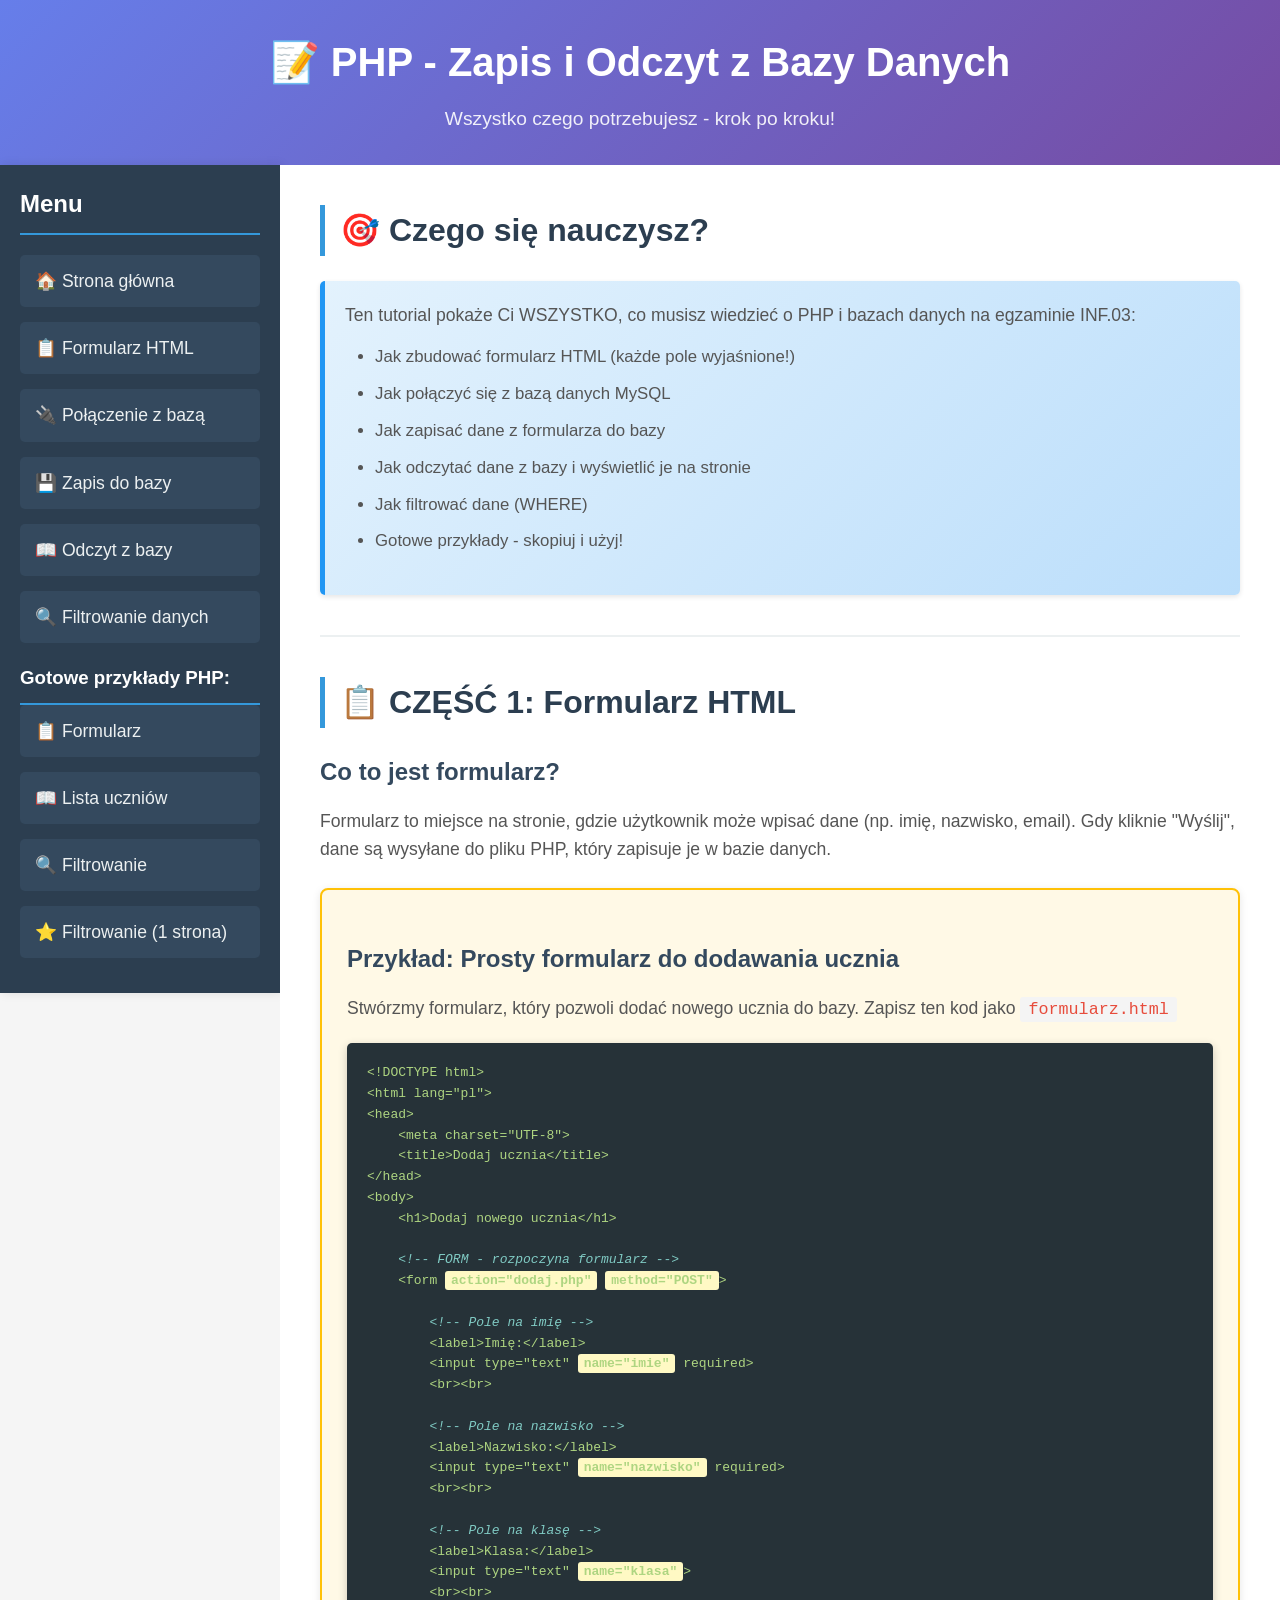
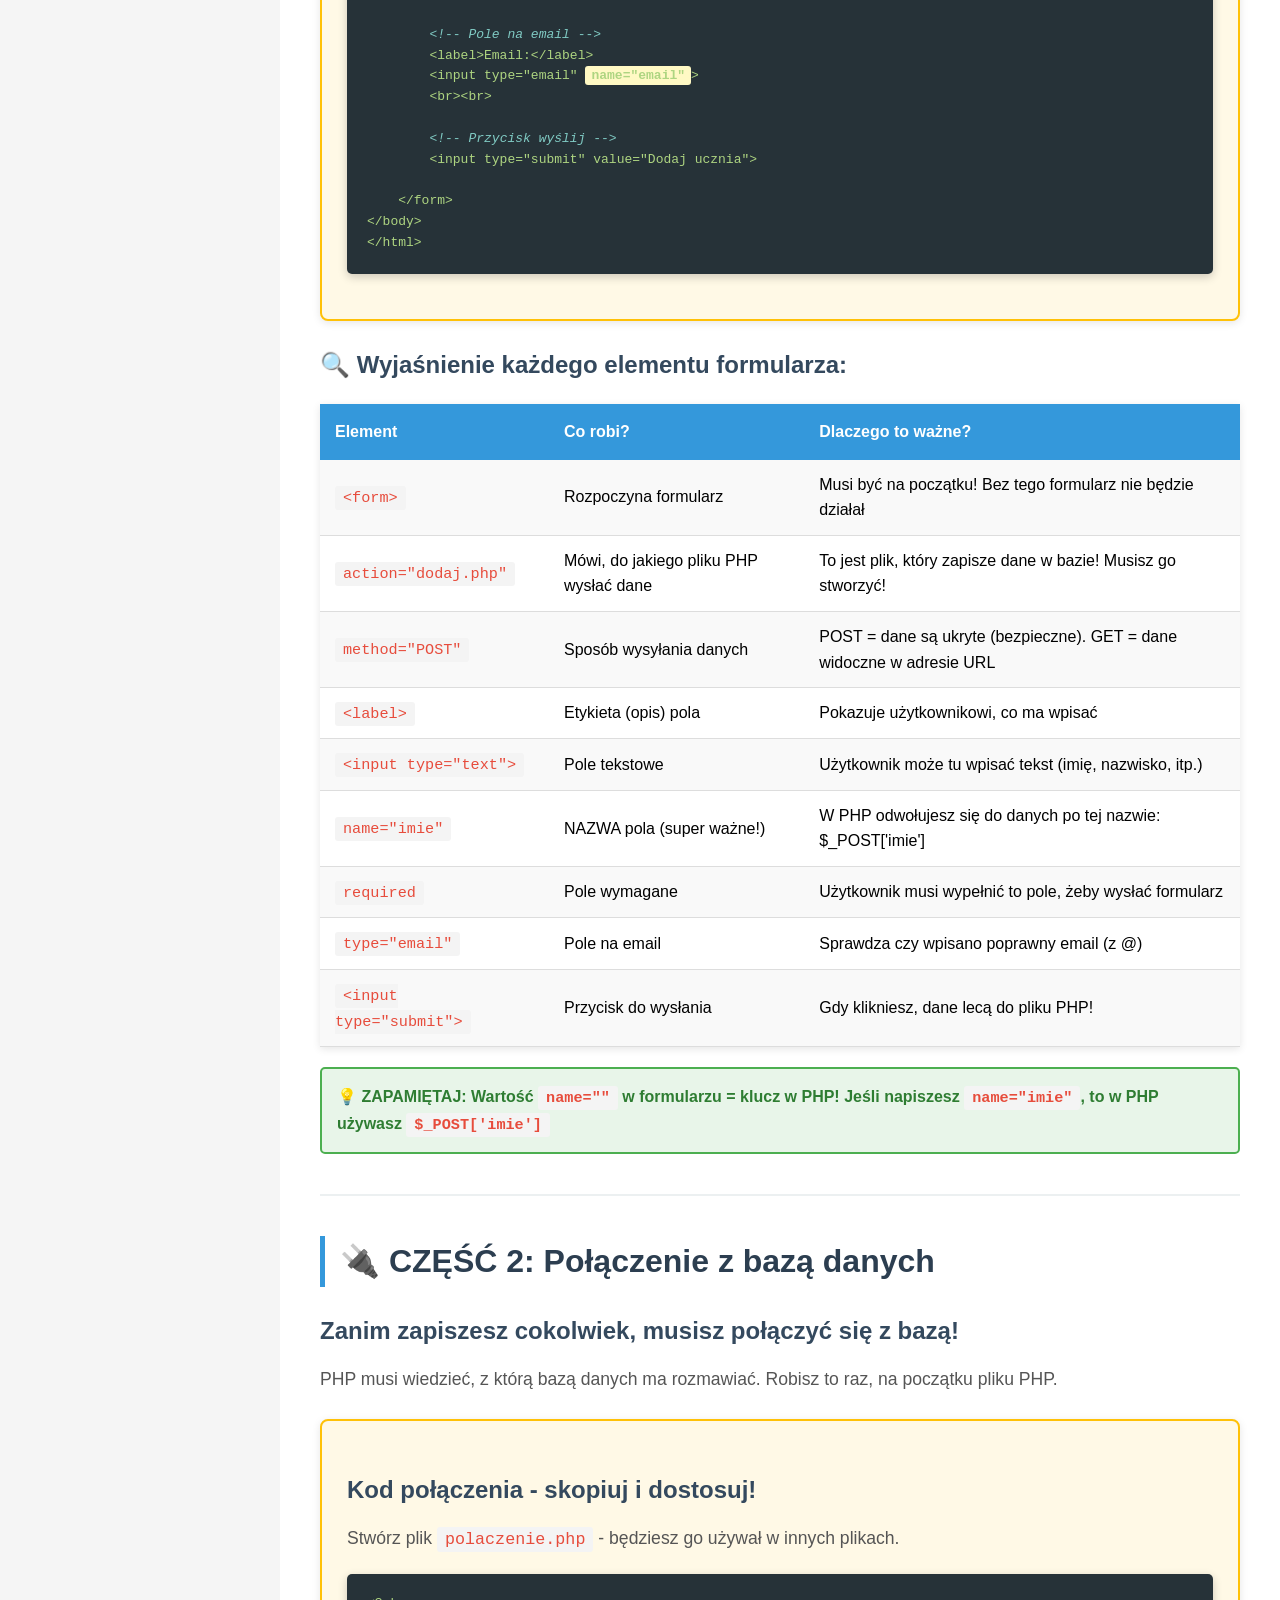
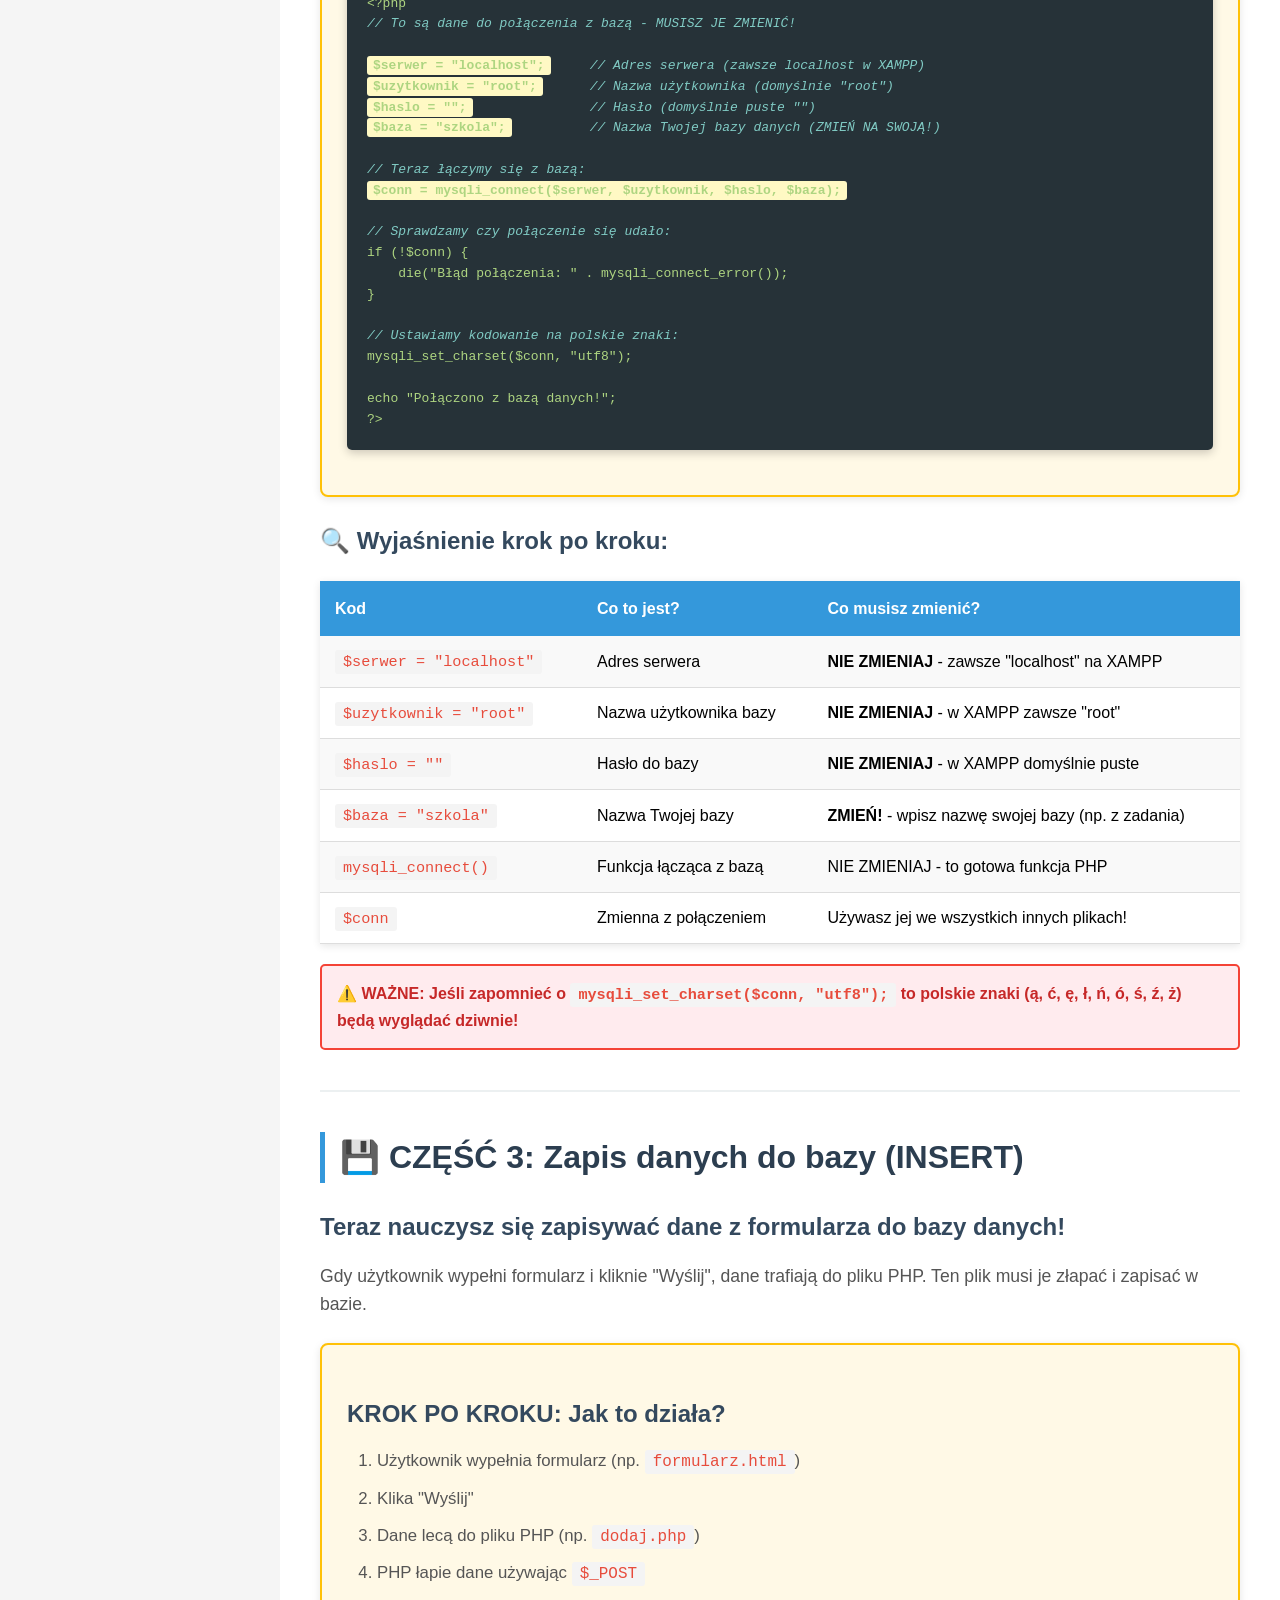
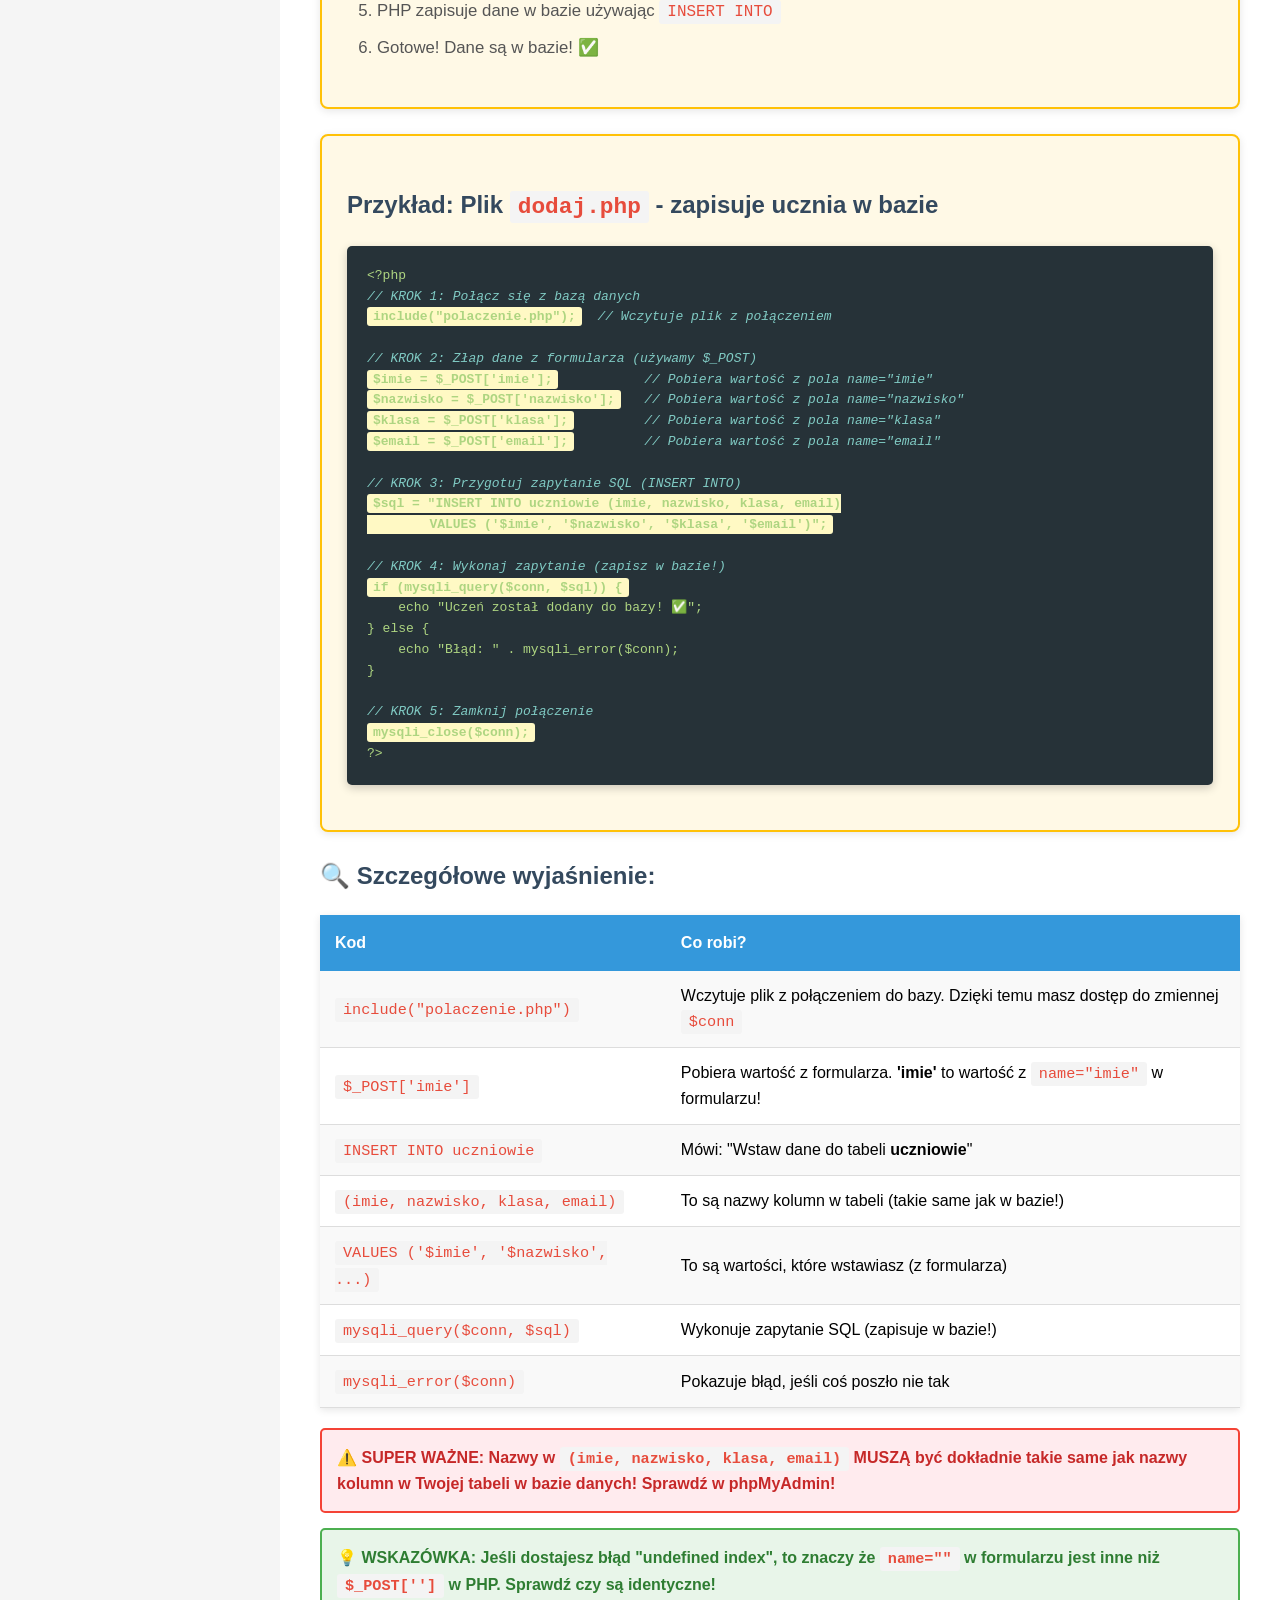
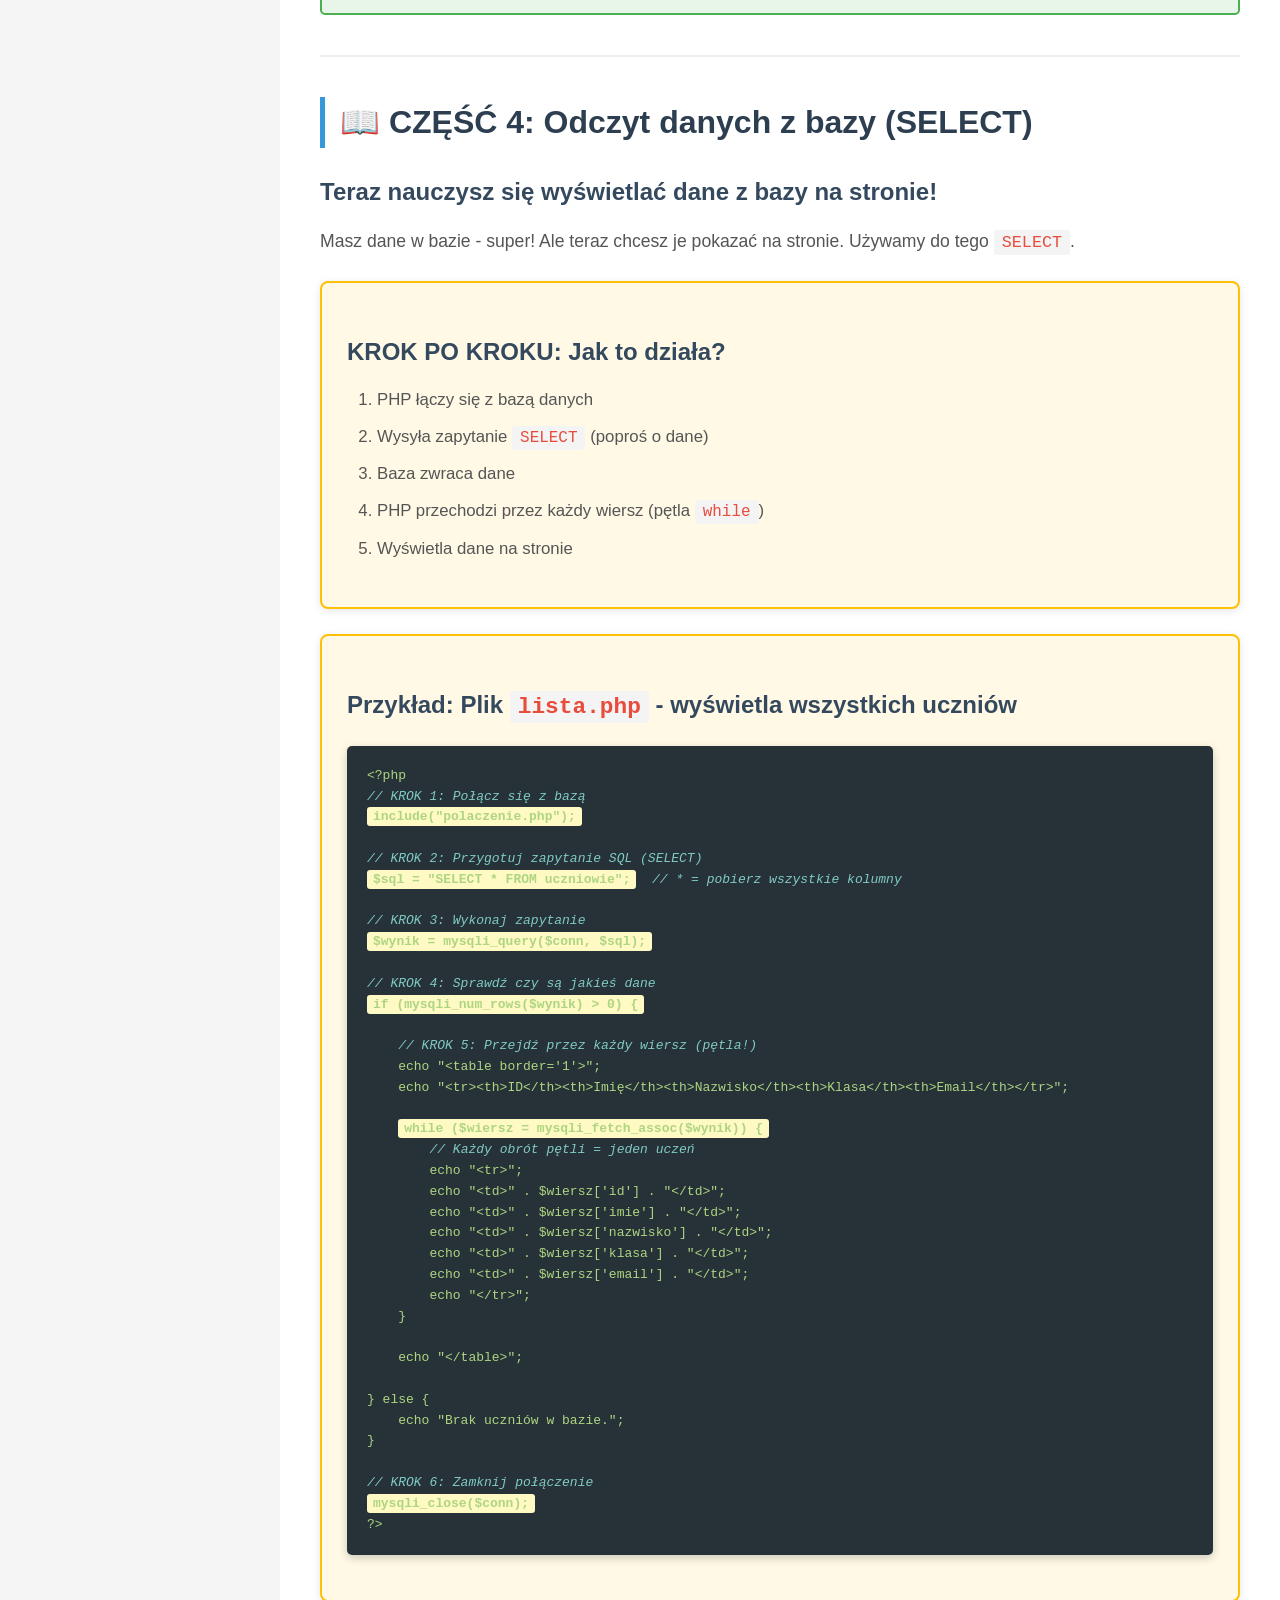
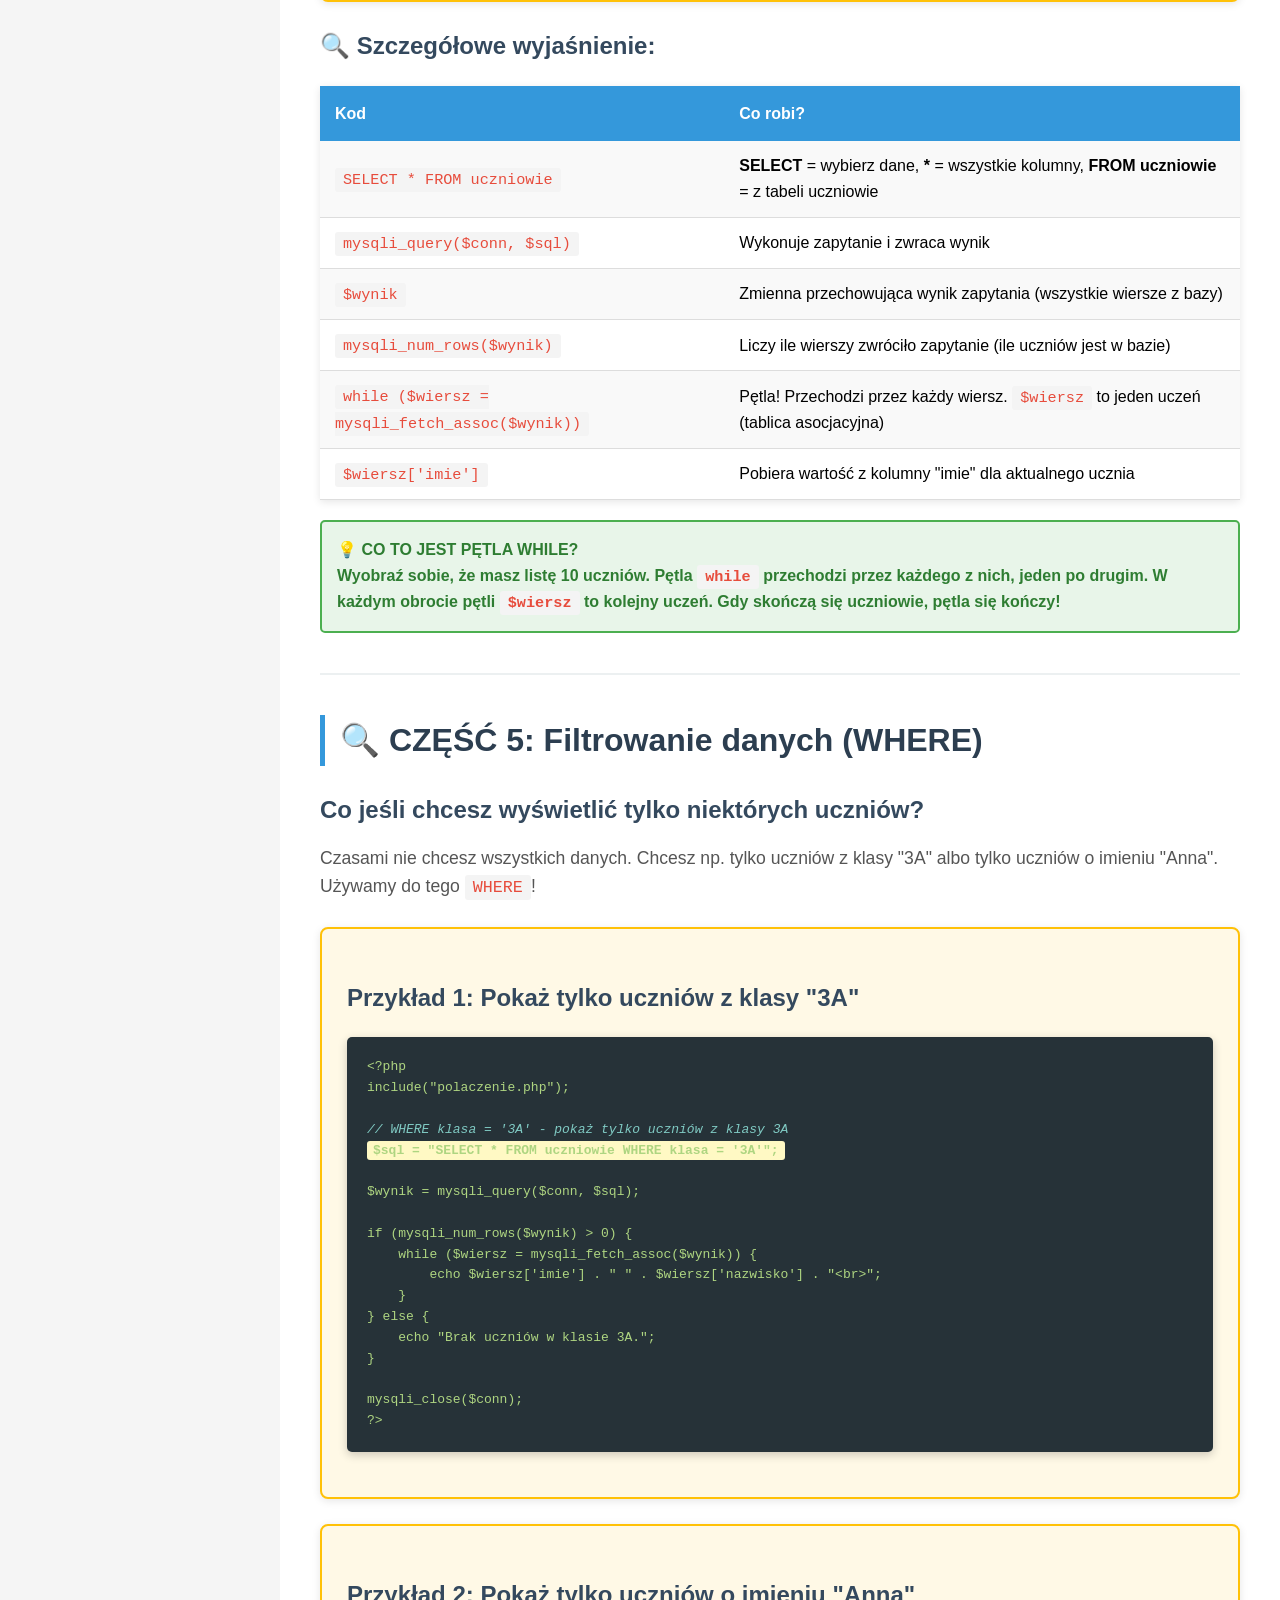
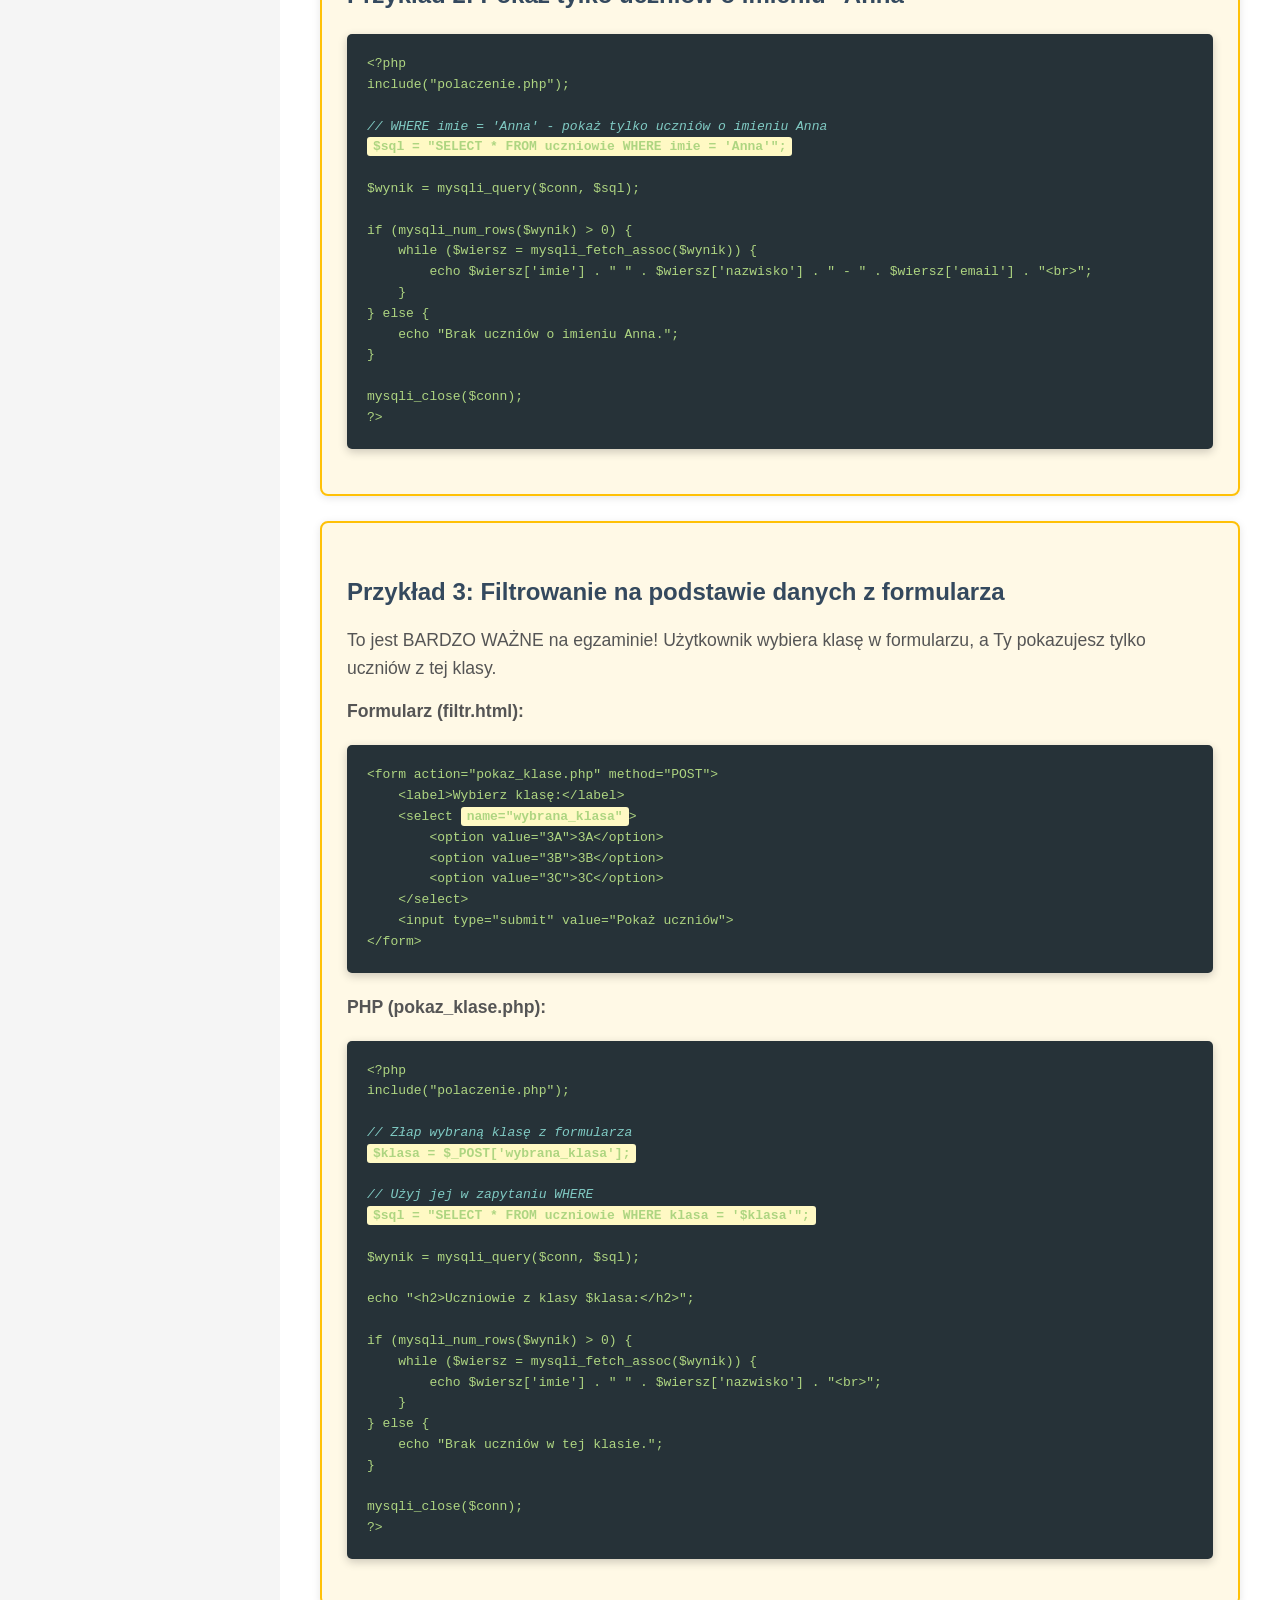
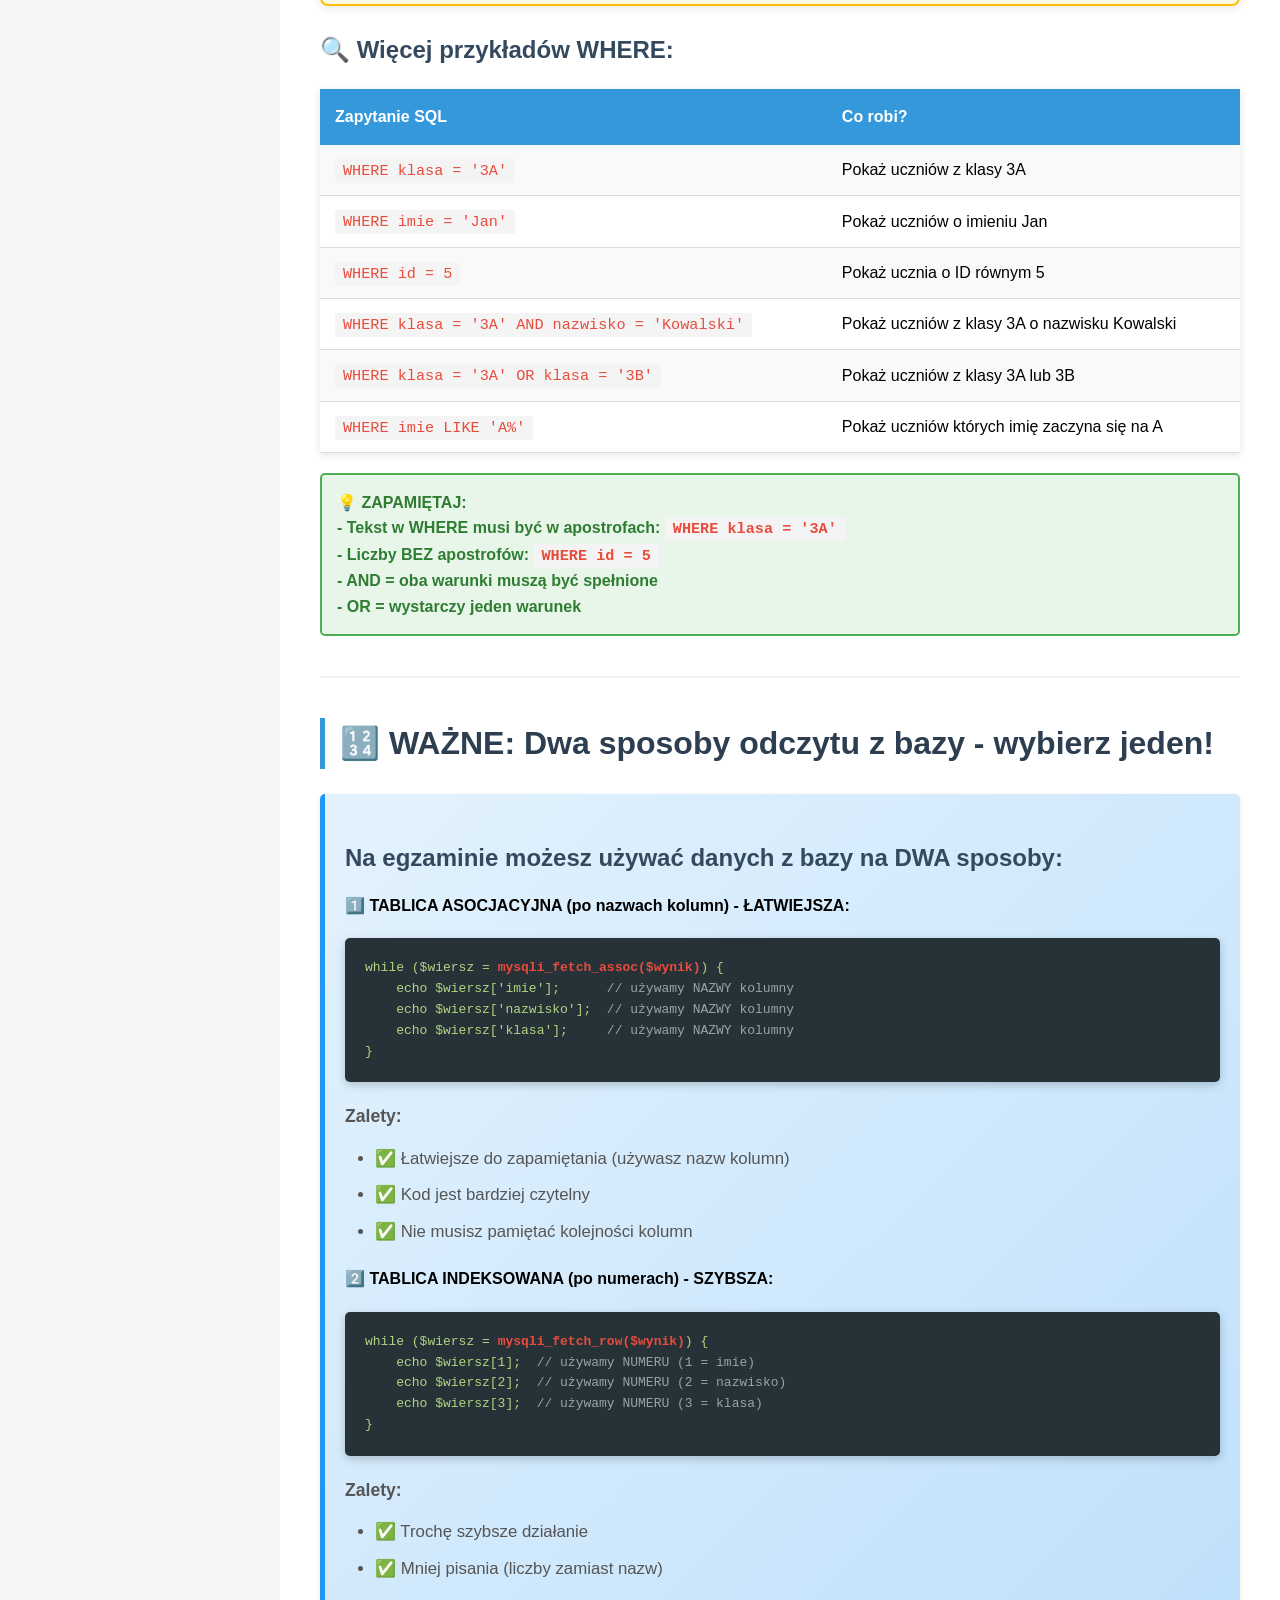
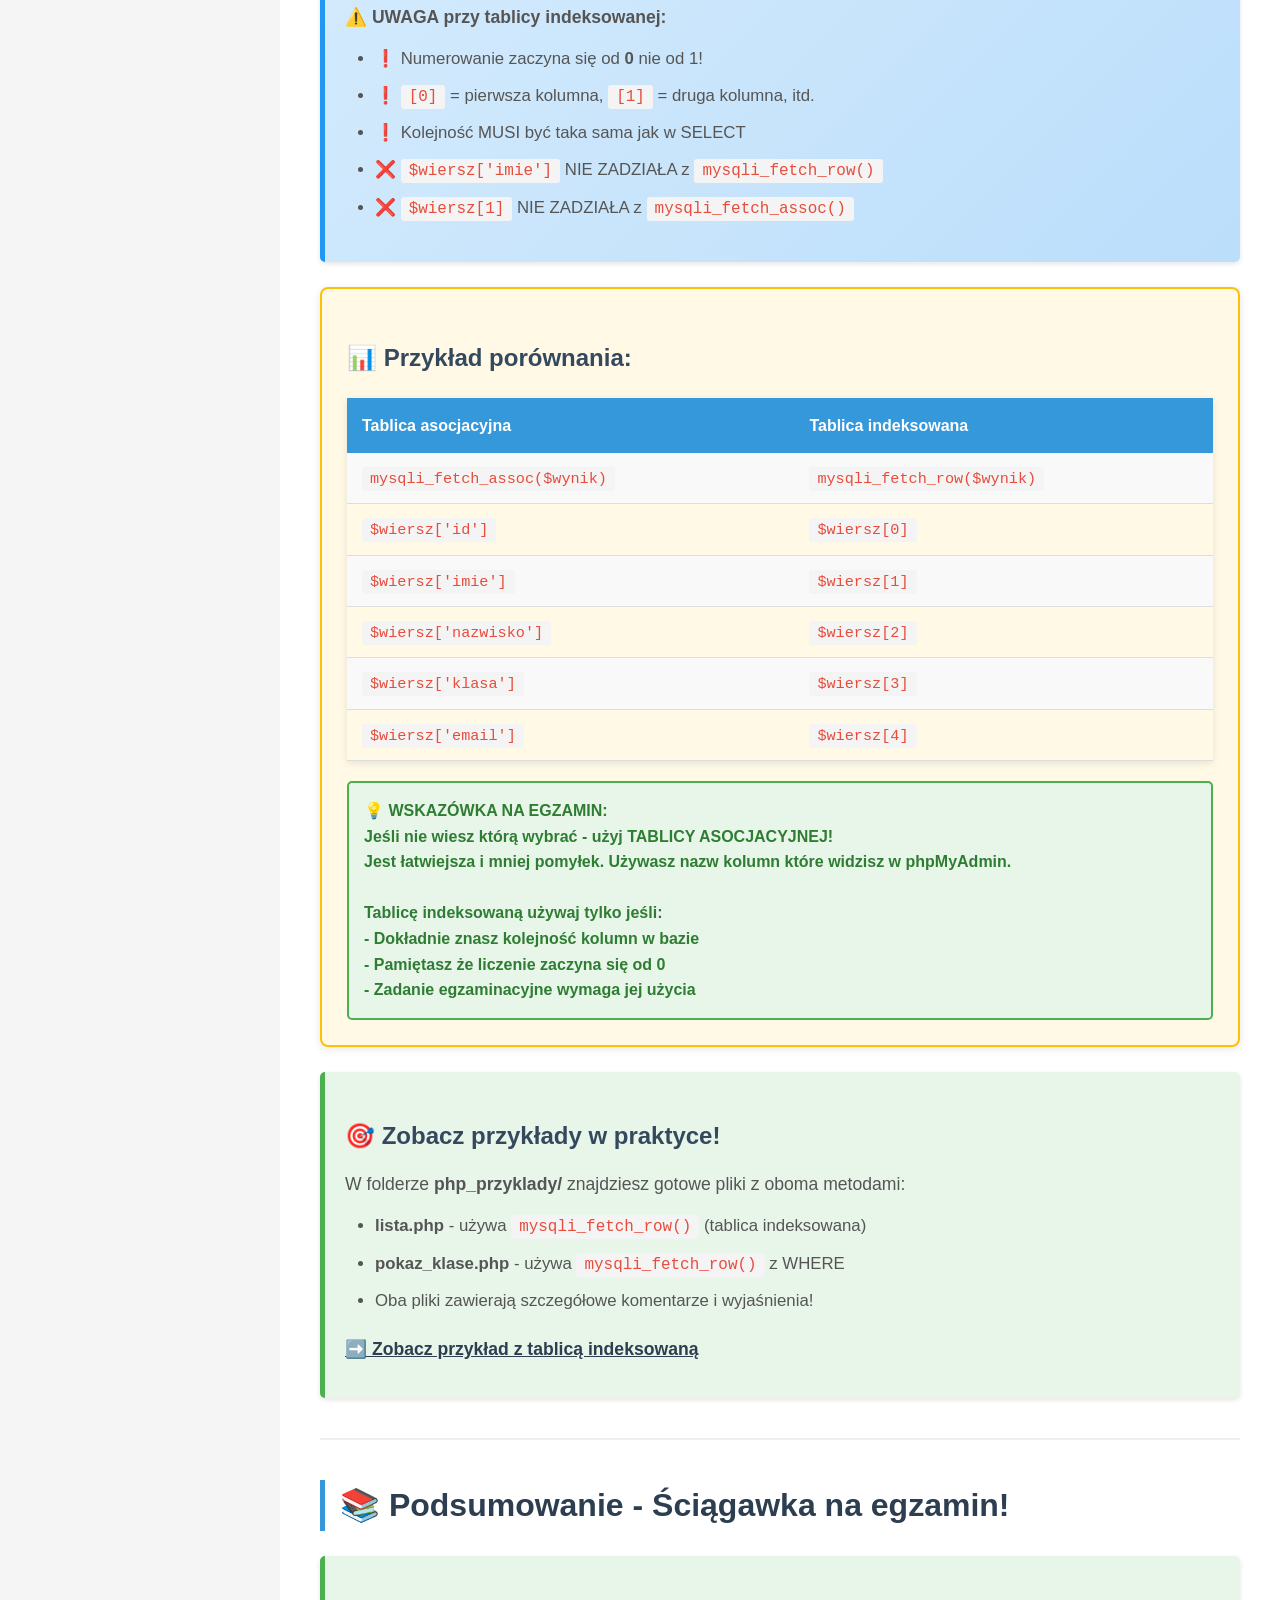
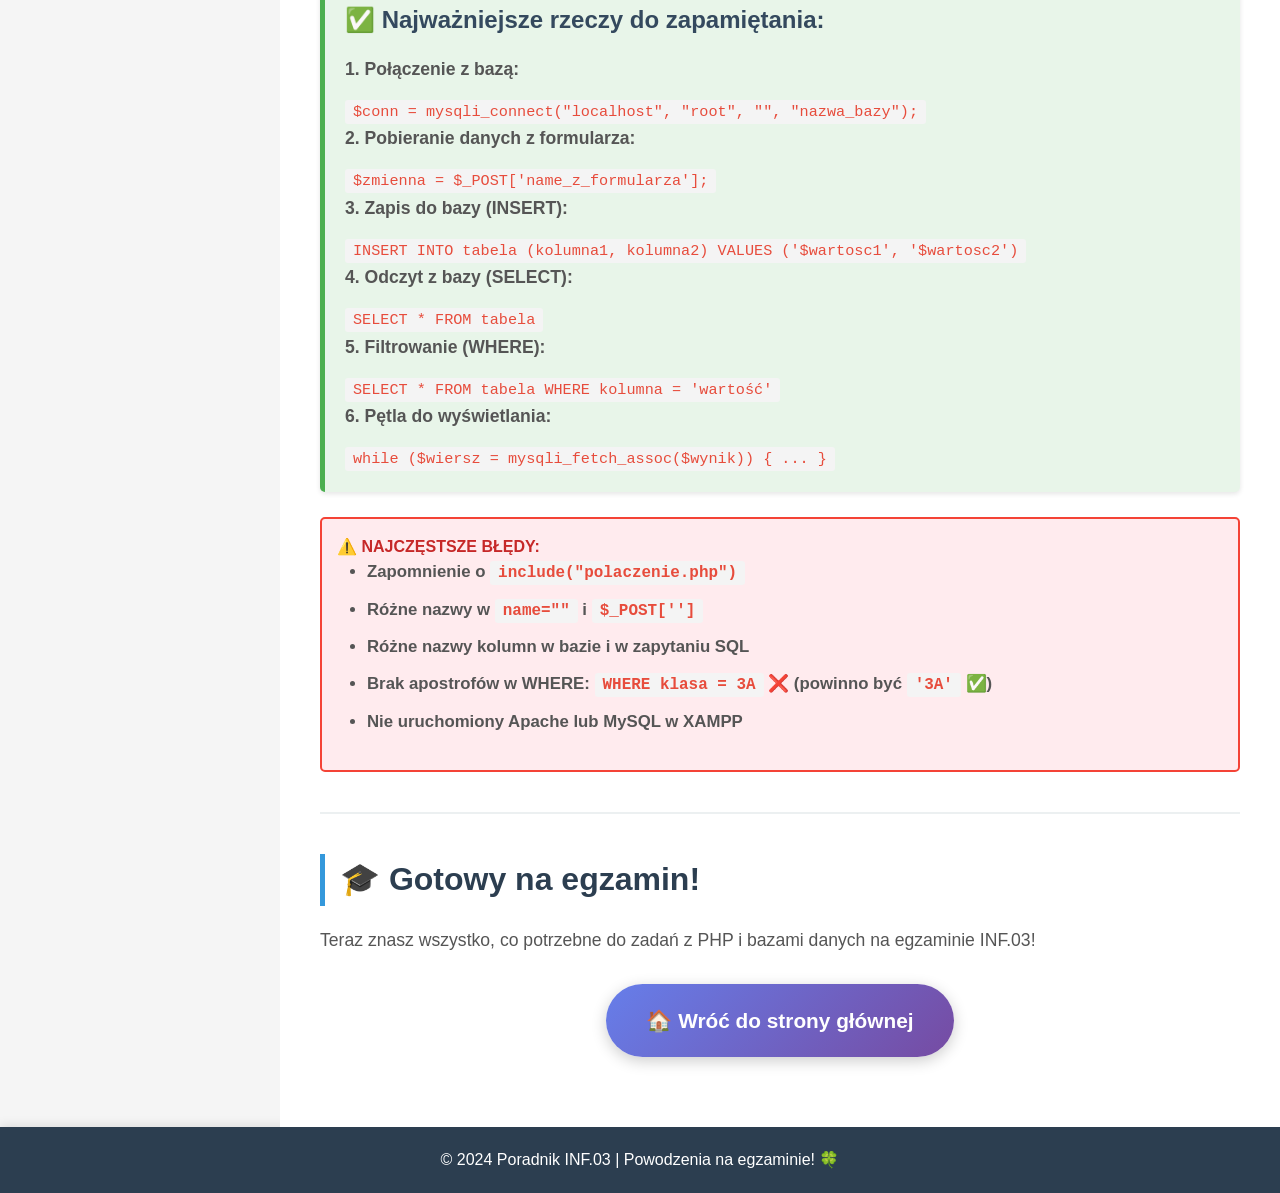
<file: PHP_zapis_odczyt.html>
<!DOCTYPE html>
<html lang="pl">
<head>
    <meta charset="UTF-8">
    <meta name="viewport" content="width=device-width, initial-scale=1.0">
    <title>PHP - Zapis i Odczyt z Bazy Danych | INF.03</title>
    <link rel="stylesheet" type="text/css" href="css/style.css">
</head>
<body>

    <!-- Nagłówek -->
    <div id="header">
        <h1>📝 PHP - Zapis i Odczyt z Bazy Danych</h1>
        <p>Wszystko czego potrzebujesz - krok po kroku!</p>
    </div>

    <!-- Menu nawigacji -->
    <div id="nav">
        <h2>Menu</h2>
        <ul>
            <li><a href="index.html">🏠 Strona główna</a></li>
            <li><a href="#formularz">📋 Formularz HTML</a></li>
            <li><a href="#polaczenie">🔌 Połączenie z bazą</a></li>
            <li><a href="#zapis">💾 Zapis do bazy</a></li>
            <li><a href="#odczyt">📖 Odczyt z bazy</a></li>
            <li><a href="#filtrowanie">🔍 Filtrowanie danych</a></li>
        </ul>

        <h3 style="color: #fff; margin-top: 20px; border-bottom: 2px solid #3498db; padding-bottom: 10px;">Gotowe przykłady PHP:</h3>
        <ul>
            <li><a href="php_przyklady/formularz.html">📋 Formularz</a></li>
            <li><a href="php_przyklady/lista.php">📖 Lista uczniów</a></li>
            <li><a href="php_przyklady/filtruj.html">🔍 Filtrowanie</a></li>
            <li><a href="php_przyklady/filtruj_jedna_strona.php">⭐ Filtrowanie (1 strona)</a></li>
        </ul>
    </div>

    <!-- Główna treść -->
    <div id="main">

        <h2>🎯 Czego się nauczysz?</h2>
        <div class="info-box">
            <p>Ten tutorial pokaże Ci WSZYSTKO, co musisz wiedzieć o PHP i bazach danych na egzaminie INF.03:</p>
            <ul>
                <li>Jak zbudować formularz HTML (każde pole wyjaśnione!)</li>
                <li>Jak połączyć się z bazą danych MySQL</li>
                <li>Jak zapisać dane z formularza do bazy</li>
                <li>Jak odczytać dane z bazy i wyświetlić je na stronie</li>
                <li>Jak filtrować dane (WHERE)</li>
                <li>Gotowe przykłady - skopiuj i użyj!</li>
            </ul>
        </div>

        <hr id="formularz">

        <h2>📋 CZĘŚĆ 1: Formularz HTML</h2>

        <h3>Co to jest formularz?</h3>
        <p>Formularz to miejsce na stronie, gdzie użytkownik może wpisać dane (np. imię, nazwisko, email). Gdy kliknie "Wyślij", dane są wysyłane do pliku PHP, który zapisuje je w bazie danych.</p>

        <div class="step-box">
            <h3>Przykład: Prosty formularz do dodawania ucznia</h3>
            <p>Stwórzmy formularz, który pozwoli dodać nowego ucznia do bazy. Zapisz ten kod jako <code>formularz.html</code></p>

            <div class="code-box">
<pre>&lt;!DOCTYPE html&gt;
&lt;html lang="pl"&gt;
&lt;head&gt;
    &lt;meta charset="UTF-8"&gt;
    &lt;title&gt;Dodaj ucznia&lt;/title&gt;
&lt;/head&gt;
&lt;body&gt;
    &lt;h1&gt;Dodaj nowego ucznia&lt;/h1&gt;

    <span class="code-comment">&lt;!-- FORM - rozpoczyna formularz --&gt;</span>
    &lt;form <span class="highlight">action="dodaj.php"</span> <span class="highlight">method="POST"</span>&gt;

        <span class="code-comment">&lt;!-- Pole na imię --&gt;</span>
        &lt;label&gt;Imię:&lt;/label&gt;
        &lt;input type="text" <span class="highlight">name="imie"</span> required&gt;
        &lt;br&gt;&lt;br&gt;

        <span class="code-comment">&lt;!-- Pole na nazwisko --&gt;</span>
        &lt;label&gt;Nazwisko:&lt;/label&gt;
        &lt;input type="text" <span class="highlight">name="nazwisko"</span> required&gt;
        &lt;br&gt;&lt;br&gt;

        <span class="code-comment">&lt;!-- Pole na klasę --&gt;</span>
        &lt;label&gt;Klasa:&lt;/label&gt;
        &lt;input type="text" <span class="highlight">name="klasa"</span>&gt;
        &lt;br&gt;&lt;br&gt;

        <span class="code-comment">&lt;!-- Pole na email --&gt;</span>
        &lt;label&gt;Email:&lt;/label&gt;
        &lt;input type="email" <span class="highlight">name="email"</span>&gt;
        &lt;br&gt;&lt;br&gt;

        <span class="code-comment">&lt;!-- Przycisk wyślij --&gt;</span>
        &lt;input type="submit" value="Dodaj ucznia"&gt;

    &lt;/form&gt;
&lt;/body&gt;
&lt;/html&gt;</pre>
            </div>
        </div>

        <h3>🔍 Wyjaśnienie każdego elementu formularza:</h3>

        <table class="example-table">
            <tr>
                <th>Element</th>
                <th>Co robi?</th>
                <th>Dlaczego to ważne?</th>
            </tr>
            <tr>
                <td><code>&lt;form&gt;</code></td>
                <td>Rozpoczyna formularz</td>
                <td>Musi być na początku! Bez tego formularz nie będzie działał</td>
            </tr>
            <tr>
                <td><code>action="dodaj.php"</code></td>
                <td>Mówi, do jakiego pliku PHP wysłać dane</td>
                <td>To jest plik, który zapisze dane w bazie! Musisz go stworzyć!</td>
            </tr>
            <tr>
                <td><code>method="POST"</code></td>
                <td>Sposób wysyłania danych</td>
                <td>POST = dane są ukryte (bezpieczne). GET = dane widoczne w adresie URL</td>
            </tr>
            <tr>
                <td><code>&lt;label&gt;</code></td>
                <td>Etykieta (opis) pola</td>
                <td>Pokazuje użytkownikowi, co ma wpisać</td>
            </tr>
            <tr>
                <td><code>&lt;input type="text"&gt;</code></td>
                <td>Pole tekstowe</td>
                <td>Użytkownik może tu wpisać tekst (imię, nazwisko, itp.)</td>
            </tr>
            <tr>
                <td><code>name="imie"</code></td>
                <td>NAZWA pola (super ważne!)</td>
                <td>W PHP odwołujesz się do danych po tej nazwie: $_POST['imie']</td>
            </tr>
            <tr>
                <td><code>required</code></td>
                <td>Pole wymagane</td>
                <td>Użytkownik musi wypełnić to pole, żeby wysłać formularz</td>
            </tr>
            <tr>
                <td><code>type="email"</code></td>
                <td>Pole na email</td>
                <td>Sprawdza czy wpisano poprawny email (z @)</td>
            </tr>
            <tr>
                <td><code>&lt;input type="submit"&gt;</code></td>
                <td>Przycisk do wysłania</td>
                <td>Gdy klikniesz, dane lecą do pliku PHP!</td>
            </tr>
        </table>

        <div class="tip-box">
            💡 <strong>ZAPAMIĘTAJ:</strong> Wartość <code>name=""</code> w formularzu = klucz w PHP! Jeśli napiszesz <code>name="imie"</code>, to w PHP używasz <code>$_POST['imie']</code>
        </div>

        <hr id="polaczenie">

        <h2>🔌 CZĘŚĆ 2: Połączenie z bazą danych</h2>

        <h3>Zanim zapiszesz cokolwiek, musisz połączyć się z bazą!</h3>
        <p>PHP musi wiedzieć, z którą bazą danych ma rozmawiać. Robisz to raz, na początku pliku PHP.</p>

        <div class="step-box">
            <h3>Kod połączenia - skopiuj i dostosuj!</h3>
            <p>Stwórz plik <code>polaczenie.php</code> - będziesz go używał w innych plikach.</p>

            <div class="code-box">
<pre>&lt;?php
<span class="code-comment">// To są dane do połączenia z bazą - MUSISZ JE ZMIENIĆ!</span>

<span class="highlight">$serwer = "localhost";</span>     <span class="code-comment">// Adres serwera (zawsze localhost w XAMPP)</span>
<span class="highlight">$uzytkownik = "root";</span>      <span class="code-comment">// Nazwa użytkownika (domyślnie "root")</span>
<span class="highlight">$haslo = "";</span>               <span class="code-comment">// Hasło (domyślnie puste "")</span>
<span class="highlight">$baza = "szkola";</span>          <span class="code-comment">// Nazwa Twojej bazy danych (ZMIEŃ NA SWOJĄ!)</span>

<span class="code-comment">// Teraz łączymy się z bazą:</span>
<span class="highlight">$conn = mysqli_connect($serwer, $uzytkownik, $haslo, $baza);</span>

<span class="code-comment">// Sprawdzamy czy połączenie się udało:</span>
if (!$conn) {
    die("Błąd połączenia: " . mysqli_connect_error());
}

<span class="code-comment">// Ustawiamy kodowanie na polskie znaki:</span>
mysqli_set_charset($conn, "utf8");

echo "Połączono z bazą danych!";
?&gt;</pre>
            </div>
        </div>

        <h3>🔍 Wyjaśnienie krok po kroku:</h3>

        <table class="example-table">
            <tr>
                <th>Kod</th>
                <th>Co to jest?</th>
                <th>Co musisz zmienić?</th>
            </tr>
            <tr>
                <td><code>$serwer = "localhost"</code></td>
                <td>Adres serwera</td>
                <td><strong>NIE ZMIENIAJ</strong> - zawsze "localhost" na XAMPP</td>
            </tr>
            <tr>
                <td><code>$uzytkownik = "root"</code></td>
                <td>Nazwa użytkownika bazy</td>
                <td><strong>NIE ZMIENIAJ</strong> - w XAMPP zawsze "root"</td>
            </tr>
            <tr>
                <td><code>$haslo = ""</code></td>
                <td>Hasło do bazy</td>
                <td><strong>NIE ZMIENIAJ</strong> - w XAMPP domyślnie puste</td>
            </tr>
            <tr>
                <td><code>$baza = "szkola"</code></td>
                <td>Nazwa Twojej bazy</td>
                <td><strong>ZMIEŃ!</strong> - wpisz nazwę swojej bazy (np. z zadania)</td>
            </tr>
            <tr>
                <td><code>mysqli_connect()</code></td>
                <td>Funkcja łącząca z bazą</td>
                <td>NIE ZMIENIAJ - to gotowa funkcja PHP</td>
            </tr>
            <tr>
                <td><code>$conn</code></td>
                <td>Zmienna z połączeniem</td>
                <td>Używasz jej we wszystkich innych plikach!</td>
            </tr>
        </table>

        <div class="warning-box">
            ⚠️ <strong>WAŻNE:</strong> Jeśli zapomnieć o <code>mysqli_set_charset($conn, "utf8");</code> to polskie znaki (ą, ć, ę, ł, ń, ó, ś, ź, ż) będą wyglądać dziwnie!
        </div>

        <hr id="zapis">

        <h2>💾 CZĘŚĆ 3: Zapis danych do bazy (INSERT)</h2>

        <h3>Teraz nauczysz się zapisywać dane z formularza do bazy danych!</h3>
        <p>Gdy użytkownik wypełni formularz i kliknie "Wyślij", dane trafiają do pliku PHP. Ten plik musi je złapać i zapisać w bazie.</p>

        <div class="step-box">
            <h3>KROK PO KROKU: Jak to działa?</h3>
            <ol>
                <li>Użytkownik wypełnia formularz (np. <code>formularz.html</code>)</li>
                <li>Klika "Wyślij"</li>
                <li>Dane lecą do pliku PHP (np. <code>dodaj.php</code>)</li>
                <li>PHP łapie dane używając <code>$_POST</code></li>
                <li>PHP zapisuje dane w bazie używając <code>INSERT INTO</code></li>
                <li>Gotowe! Dane są w bazie! ✅</li>
            </ol>
        </div>

        <div class="step-box">
            <h3>Przykład: Plik <code>dodaj.php</code> - zapisuje ucznia w bazie</h3>

            <div class="code-box">
<pre>&lt;?php
<span class="code-comment">// KROK 1: Połącz się z bazą danych</span>
<span class="highlight">include("polaczenie.php");</span>  <span class="code-comment">// Wczytuje plik z połączeniem</span>

<span class="code-comment">// KROK 2: Złap dane z formularza (używamy $_POST)</span>
<span class="highlight">$imie = $_POST['imie'];</span>           <span class="code-comment">// Pobiera wartość z pola name="imie"</span>
<span class="highlight">$nazwisko = $_POST['nazwisko'];</span>   <span class="code-comment">// Pobiera wartość z pola name="nazwisko"</span>
<span class="highlight">$klasa = $_POST['klasa'];</span>         <span class="code-comment">// Pobiera wartość z pola name="klasa"</span>
<span class="highlight">$email = $_POST['email'];</span>         <span class="code-comment">// Pobiera wartość z pola name="email"</span>

<span class="code-comment">// KROK 3: Przygotuj zapytanie SQL (INSERT INTO)</span>
<span class="highlight">$sql = "INSERT INTO uczniowie (imie, nazwisko, klasa, email)
        VALUES ('$imie', '$nazwisko', '$klasa', '$email')";</span>

<span class="code-comment">// KROK 4: Wykonaj zapytanie (zapisz w bazie!)</span>
<span class="highlight">if (mysqli_query($conn, $sql)) {</span>
    echo "Uczeń został dodany do bazy! ✅";
} else {
    echo "Błąd: " . mysqli_error($conn);
}

<span class="code-comment">// KROK 5: Zamknij połączenie</span>
<span class="highlight">mysqli_close($conn);</span>
?&gt;</pre>
            </div>
        </div>

        <h3>🔍 Szczegółowe wyjaśnienie:</h3>

        <table class="example-table">
            <tr>
                <th>Kod</th>
                <th>Co robi?</th>
            </tr>
            <tr>
                <td><code>include("polaczenie.php")</code></td>
                <td>Wczytuje plik z połączeniem do bazy. Dzięki temu masz dostęp do zmiennej <code>$conn</code></td>
            </tr>
            <tr>
                <td><code>$_POST['imie']</code></td>
                <td>Pobiera wartość z formularza. <strong>'imie'</strong> to wartość z <code>name="imie"</code> w formularzu!</td>
            </tr>
            <tr>
                <td><code>INSERT INTO uczniowie</code></td>
                <td>Mówi: "Wstaw dane do tabeli <strong>uczniowie</strong>"</td>
            </tr>
            <tr>
                <td><code>(imie, nazwisko, klasa, email)</code></td>
                <td>To są nazwy kolumn w tabeli (takie same jak w bazie!)</td>
            </tr>
            <tr>
                <td><code>VALUES ('$imie', '$nazwisko', ...)</code></td>
                <td>To są wartości, które wstawiasz (z formularza)</td>
            </tr>
            <tr>
                <td><code>mysqli_query($conn, $sql)</code></td>
                <td>Wykonuje zapytanie SQL (zapisuje w bazie!)</td>
            </tr>
            <tr>
                <td><code>mysqli_error($conn)</code></td>
                <td>Pokazuje błąd, jeśli coś poszło nie tak</td>
            </tr>
        </table>

        <div class="warning-box">
            ⚠️ <strong>SUPER WAŻNE:</strong> Nazwy w <code>(imie, nazwisko, klasa, email)</code> MUSZĄ być dokładnie takie same jak nazwy kolumn w Twojej tabeli w bazie danych! Sprawdź w phpMyAdmin!
        </div>

        <div class="tip-box">
            💡 <strong>WSKAZÓWKA:</strong> Jeśli dostajesz błąd "undefined index", to znaczy że <code>name=""</code> w formularzu jest inne niż <code>$_POST['']</code> w PHP. Sprawdź czy są identyczne!
        </div>

        <hr id="odczyt">

        <h2>📖 CZĘŚĆ 4: Odczyt danych z bazy (SELECT)</h2>

        <h3>Teraz nauczysz się wyświetlać dane z bazy na stronie!</h3>
        <p>Masz dane w bazie - super! Ale teraz chcesz je pokazać na stronie. Używamy do tego <code>SELECT</code>.</p>

        <div class="step-box">
            <h3>KROK PO KROKU: Jak to działa?</h3>
            <ol>
                <li>PHP łączy się z bazą danych</li>
                <li>Wysyła zapytanie <code>SELECT</code> (poproś o dane)</li>
                <li>Baza zwraca dane</li>
                <li>PHP przechodzi przez każdy wiersz (pętla <code>while</code>)</li>
                <li>Wyświetla dane na stronie</li>
            </ol>
        </div>

        <div class="step-box">
            <h3>Przykład: Plik <code>lista.php</code> - wyświetla wszystkich uczniów</h3>

            <div class="code-box">
<pre>&lt;?php
<span class="code-comment">// KROK 1: Połącz się z bazą</span>
<span class="highlight">include("polaczenie.php");</span>

<span class="code-comment">// KROK 2: Przygotuj zapytanie SQL (SELECT)</span>
<span class="highlight">$sql = "SELECT * FROM uczniowie";</span>  <span class="code-comment">// * = pobierz wszystkie kolumny</span>

<span class="code-comment">// KROK 3: Wykonaj zapytanie</span>
<span class="highlight">$wynik = mysqli_query($conn, $sql);</span>

<span class="code-comment">// KROK 4: Sprawdź czy są jakieś dane</span>
<span class="highlight">if (mysqli_num_rows($wynik) > 0) {</span>

    <span class="code-comment">// KROK 5: Przejdź przez każdy wiersz (pętla!)</span>
    echo "&lt;table border='1'&gt;";
    echo "&lt;tr&gt;&lt;th&gt;ID&lt;/th&gt;&lt;th&gt;Imię&lt;/th&gt;&lt;th&gt;Nazwisko&lt;/th&gt;&lt;th&gt;Klasa&lt;/th&gt;&lt;th&gt;Email&lt;/th&gt;&lt;/tr&gt;";

    <span class="highlight">while ($wiersz = mysqli_fetch_assoc($wynik)) {</span>
        <span class="code-comment">// Każdy obrót pętli = jeden uczeń</span>
        echo "&lt;tr&gt;";
        echo "&lt;td&gt;" . $wiersz['id'] . "&lt;/td&gt;";
        echo "&lt;td&gt;" . $wiersz['imie'] . "&lt;/td&gt;";
        echo "&lt;td&gt;" . $wiersz['nazwisko'] . "&lt;/td&gt;";
        echo "&lt;td&gt;" . $wiersz['klasa'] . "&lt;/td&gt;";
        echo "&lt;td&gt;" . $wiersz['email'] . "&lt;/td&gt;";
        echo "&lt;/tr&gt;";
    }

    echo "&lt;/table&gt;";

} else {
    echo "Brak uczniów w bazie.";
}

<span class="code-comment">// KROK 6: Zamknij połączenie</span>
<span class="highlight">mysqli_close($conn);</span>
?&gt;</pre>
            </div>
        </div>

        <h3>🔍 Szczegółowe wyjaśnienie:</h3>

        <table class="example-table">
            <tr>
                <th>Kod</th>
                <th>Co robi?</th>
            </tr>
            <tr>
                <td><code>SELECT * FROM uczniowie</code></td>
                <td><strong>SELECT</strong> = wybierz dane, <strong>*</strong> = wszystkie kolumny, <strong>FROM uczniowie</strong> = z tabeli uczniowie</td>
            </tr>
            <tr>
                <td><code>mysqli_query($conn, $sql)</code></td>
                <td>Wykonuje zapytanie i zwraca wynik</td>
            </tr>
            <tr>
                <td><code>$wynik</code></td>
                <td>Zmienna przechowująca wynik zapytania (wszystkie wiersze z bazy)</td>
            </tr>
            <tr>
                <td><code>mysqli_num_rows($wynik)</code></td>
                <td>Liczy ile wierszy zwróciło zapytanie (ile uczniów jest w bazie)</td>
            </tr>
            <tr>
                <td><code>while ($wiersz = mysqli_fetch_assoc($wynik))</code></td>
                <td>Pętla! Przechodzi przez każdy wiersz. <code>$wiersz</code> to jeden uczeń (tablica asocjacyjna)</td>
            </tr>
            <tr>
                <td><code>$wiersz['imie']</code></td>
                <td>Pobiera wartość z kolumny "imie" dla aktualnego ucznia</td>
            </tr>
        </table>

        <div class="tip-box">
            💡 <strong>CO TO JEST PĘTLA WHILE?</strong><br>
            Wyobraź sobie, że masz listę 10 uczniów. Pętla <code>while</code> przechodzi przez każdego z nich, jeden po drugim.
            W każdym obrocie pętli <code>$wiersz</code> to kolejny uczeń. Gdy skończą się uczniowie, pętla się kończy!
        </div>

        <hr id="filtrowanie">

        <h2>🔍 CZĘŚĆ 5: Filtrowanie danych (WHERE)</h2>

        <h3>Co jeśli chcesz wyświetlić tylko niektórych uczniów?</h3>
        <p>Czasami nie chcesz wszystkich danych. Chcesz np. tylko uczniów z klasy "3A" albo tylko uczniów o imieniu "Anna". Używamy do tego <code>WHERE</code>!</p>

        <div class="step-box">
            <h3>Przykład 1: Pokaż tylko uczniów z klasy "3A"</h3>

            <div class="code-box">
<pre>&lt;?php
include("polaczenie.php");

<span class="code-comment">// WHERE klasa = '3A' - pokaż tylko uczniów z klasy 3A</span>
<span class="highlight">$sql = "SELECT * FROM uczniowie WHERE klasa = '3A'";</span>

$wynik = mysqli_query($conn, $sql);

if (mysqli_num_rows($wynik) > 0) {
    while ($wiersz = mysqli_fetch_assoc($wynik)) {
        echo $wiersz['imie'] . " " . $wiersz['nazwisko'] . "&lt;br&gt;";
    }
} else {
    echo "Brak uczniów w klasie 3A.";
}

mysqli_close($conn);
?&gt;</pre>
            </div>
        </div>

        <div class="step-box">
            <h3>Przykład 2: Pokaż tylko uczniów o imieniu "Anna"</h3>

            <div class="code-box">
<pre>&lt;?php
include("polaczenie.php");

<span class="code-comment">// WHERE imie = 'Anna' - pokaż tylko uczniów o imieniu Anna</span>
<span class="highlight">$sql = "SELECT * FROM uczniowie WHERE imie = 'Anna'";</span>

$wynik = mysqli_query($conn, $sql);

if (mysqli_num_rows($wynik) > 0) {
    while ($wiersz = mysqli_fetch_assoc($wynik)) {
        echo $wiersz['imie'] . " " . $wiersz['nazwisko'] . " - " . $wiersz['email'] . "&lt;br&gt;";
    }
} else {
    echo "Brak uczniów o imieniu Anna.";
}

mysqli_close($conn);
?&gt;</pre>
            </div>
        </div>

        <div class="step-box">
            <h3>Przykład 3: Filtrowanie na podstawie danych z formularza</h3>
            <p>To jest BARDZO WAŻNE na egzaminie! Użytkownik wybiera klasę w formularzu, a Ty pokazujesz tylko uczniów z tej klasy.</p>

            <p><strong>Formularz (filtr.html):</strong></p>
            <div class="code-box">
<pre>&lt;form action="pokaz_klase.php" method="POST"&gt;
    &lt;label&gt;Wybierz klasę:&lt;/label&gt;
    &lt;select <span class="highlight">name="wybrana_klasa"</span>&gt;
        &lt;option value="3A"&gt;3A&lt;/option&gt;
        &lt;option value="3B"&gt;3B&lt;/option&gt;
        &lt;option value="3C"&gt;3C&lt;/option&gt;
    &lt;/select&gt;
    &lt;input type="submit" value="Pokaż uczniów"&gt;
&lt;/form&gt;</pre>
            </div>

            <p><strong>PHP (pokaz_klase.php):</strong></p>
            <div class="code-box">
<pre>&lt;?php
include("polaczenie.php");

<span class="code-comment">// Złap wybraną klasę z formularza</span>
<span class="highlight">$klasa = $_POST['wybrana_klasa'];</span>

<span class="code-comment">// Użyj jej w zapytaniu WHERE</span>
<span class="highlight">$sql = "SELECT * FROM uczniowie WHERE klasa = '$klasa'";</span>

$wynik = mysqli_query($conn, $sql);

echo "&lt;h2&gt;Uczniowie z klasy $klasa:&lt;/h2&gt;";

if (mysqli_num_rows($wynik) > 0) {
    while ($wiersz = mysqli_fetch_assoc($wynik)) {
        echo $wiersz['imie'] . " " . $wiersz['nazwisko'] . "&lt;br&gt;";
    }
} else {
    echo "Brak uczniów w tej klasie.";
}

mysqli_close($conn);
?&gt;</pre>
            </div>
        </div>

        <h3>🔍 Więcej przykładów WHERE:</h3>

        <table class="example-table">
            <tr>
                <th>Zapytanie SQL</th>
                <th>Co robi?</th>
            </tr>
            <tr>
                <td><code>WHERE klasa = '3A'</code></td>
                <td>Pokaż uczniów z klasy 3A</td>
            </tr>
            <tr>
                <td><code>WHERE imie = 'Jan'</code></td>
                <td>Pokaż uczniów o imieniu Jan</td>
            </tr>
            <tr>
                <td><code>WHERE id = 5</code></td>
                <td>Pokaż ucznia o ID równym 5</td>
            </tr>
            <tr>
                <td><code>WHERE klasa = '3A' AND nazwisko = 'Kowalski'</code></td>
                <td>Pokaż uczniów z klasy 3A o nazwisku Kowalski</td>
            </tr>
            <tr>
                <td><code>WHERE klasa = '3A' OR klasa = '3B'</code></td>
                <td>Pokaż uczniów z klasy 3A lub 3B</td>
            </tr>
            <tr>
                <td><code>WHERE imie LIKE 'A%'</code></td>
                <td>Pokaż uczniów których imię zaczyna się na A</td>
            </tr>
        </table>

        <div class="tip-box">
            💡 <strong>ZAPAMIĘTAJ:</strong><br>
            - Tekst w WHERE musi być w apostrofach: <code>WHERE klasa = '3A'</code><br>
            - Liczby BEZ apostrofów: <code>WHERE id = 5</code><br>
            - <strong>AND</strong> = oba warunki muszą być spełnione<br>
            - <strong>OR</strong> = wystarczy jeden warunek
        </div>

        <hr>

        <h2>🔢 WAŻNE: Dwa sposoby odczytu z bazy - wybierz jeden!</h2>

        <div class="info-box">
            <h3>Na egzaminie możesz używać danych z bazy na DWA sposoby:</h3>

            <h4>1️⃣ TABLICA ASOCJACYJNA (po nazwach kolumn) - ŁATWIEJSZA:</h4>
            <div class="code-box">
<pre>while ($wiersz = <strong style="color: #e74c3c;">mysqli_fetch_assoc($wynik)</strong>) {
    echo $wiersz['imie'];      <span style="color: #95a5a6;">// używamy NAZWY kolumny</span>
    echo $wiersz['nazwisko'];  <span style="color: #95a5a6;">// używamy NAZWY kolumny</span>
    echo $wiersz['klasa'];     <span style="color: #95a5a6;">// używamy NAZWY kolumny</span>
}</pre>
            </div>

            <p><strong>Zalety:</strong></p>
            <ul>
                <li>✅ Łatwiejsze do zapamiętania (używasz nazw kolumn)</li>
                <li>✅ Kod jest bardziej czytelny</li>
                <li>✅ Nie musisz pamiętać kolejności kolumn</li>
            </ul>

            <h4>2️⃣ TABLICA INDEKSOWANA (po numerach) - SZYBSZA:</h4>
            <div class="code-box">
<pre>while ($wiersz = <strong style="color: #e74c3c;">mysqli_fetch_row($wynik)</strong>) {
    echo $wiersz[1];  <span style="color: #95a5a6;">// używamy NUMERU (1 = imie)</span>
    echo $wiersz[2];  <span style="color: #95a5a6;">// używamy NUMERU (2 = nazwisko)</span>
    echo $wiersz[3];  <span style="color: #95a5a6;">// używamy NUMERU (3 = klasa)</span>
}</pre>
            </div>

            <p><strong>Zalety:</strong></p>
            <ul>
                <li>✅ Trochę szybsze działanie</li>
                <li>✅ Mniej pisania (liczby zamiast nazw)</li>
            </ul>

            <p><strong>⚠️ UWAGA przy tablicy indeksowanej:</strong></p>
            <ul>
                <li>❗ Numerowanie zaczyna się od <strong>0</strong> nie od 1!</li>
                <li>❗ <code>[0]</code> = pierwsza kolumna, <code>[1]</code> = druga kolumna, itd.</li>
                <li>❗ Kolejność MUSI być taka sama jak w SELECT</li>
                <li>❌ <code>$wiersz['imie']</code> NIE ZADZIAŁA z <code>mysqli_fetch_row()</code></li>
                <li>❌ <code>$wiersz[1]</code> NIE ZADZIAŁA z <code>mysqli_fetch_assoc()</code></li>
            </ul>
        </div>

        <div class="step-box">
            <h3>📊 Przykład porównania:</h3>

            <table class="example-table">
                <tr>
                    <th>Tablica asocjacyjna</th>
                    <th>Tablica indeksowana</th>
                </tr>
                <tr>
                    <td><code>mysqli_fetch_assoc($wynik)</code></td>
                    <td><code>mysqli_fetch_row($wynik)</code></td>
                </tr>
                <tr>
                    <td><code>$wiersz['id']</code></td>
                    <td><code>$wiersz[0]</code></td>
                </tr>
                <tr>
                    <td><code>$wiersz['imie']</code></td>
                    <td><code>$wiersz[1]</code></td>
                </tr>
                <tr>
                    <td><code>$wiersz['nazwisko']</code></td>
                    <td><code>$wiersz[2]</code></td>
                </tr>
                <tr>
                    <td><code>$wiersz['klasa']</code></td>
                    <td><code>$wiersz[3]</code></td>
                </tr>
                <tr>
                    <td><code>$wiersz['email']</code></td>
                    <td><code>$wiersz[4]</code></td>
                </tr>
            </table>

            <div class="tip-box">
                💡 <strong>WSKAZÓWKA NA EGZAMIN:</strong><br>
                <strong>Jeśli nie wiesz którą wybrać - użyj TABLICY ASOCJACYJNEJ!</strong><br>
                Jest łatwiejsza i mniej pomyłek. Używasz nazw kolumn które widzisz w phpMyAdmin.<br>
                <br>
                Tablicę indeksowaną używaj tylko jeśli:<br>
                - Dokładnie znasz kolejność kolumn w bazie<br>
                - Pamiętasz że liczenie zaczyna się od 0<br>
                - Zadanie egzaminacyjne wymaga jej użycia
            </div>
        </div>

        <div class="success-box">
            <h3>🎯 Zobacz przykłady w praktyce!</h3>
            <p>W folderze <strong>php_przyklady/</strong> znajdziesz gotowe pliki z oboma metodami:</p>
            <ul>
                <li><strong>lista.php</strong> - używa <code>mysqli_fetch_row()</code> (tablica indeksowana)</li>
                <li><strong>pokaz_klase.php</strong> - używa <code>mysqli_fetch_row()</code> z WHERE</li>
                <li>Oba pliki zawierają szczegółowe komentarze i wyjaśnienia!</li>
            </ul>
            <p><a href="php_przyklady/lista.php" style="color: #2c3e50; font-weight: bold;">➡️ Zobacz przykład z tablicą indeksowaną</a></p>
        </div>

        <hr>

        <h2>📚 Podsumowanie - Ściągawka na egzamin!</h2>

        <div class="success-box">
            <h3>✅ Najważniejsze rzeczy do zapamiętania:</h3>

            <p><strong>1. Połączenie z bazą:</strong></p>
            <code>$conn = mysqli_connect("localhost", "root", "", "nazwa_bazy");</code>

            <p><strong>2. Pobieranie danych z formularza:</strong></p>
            <code>$zmienna = $_POST['name_z_formularza'];</code>

            <p><strong>3. Zapis do bazy (INSERT):</strong></p>
            <code>INSERT INTO tabela (kolumna1, kolumna2) VALUES ('$wartosc1', '$wartosc2')</code>

            <p><strong>4. Odczyt z bazy (SELECT):</strong></p>
            <code>SELECT * FROM tabela</code>

            <p><strong>5. Filtrowanie (WHERE):</strong></p>
            <code>SELECT * FROM tabela WHERE kolumna = 'wartość'</code>

            <p><strong>6. Pętla do wyświetlania:</strong></p>
            <code>while ($wiersz = mysqli_fetch_assoc($wynik)) { ... }</code>
        </div>

        <div class="warning-box">
            ⚠️ <strong>NAJCZĘSTSZE BŁĘDY:</strong>
            <ul>
                <li>Zapomnienie o <code>include("polaczenie.php")</code></li>
                <li>Różne nazwy w <code>name=""</code> i <code>$_POST['']</code></li>
                <li>Różne nazwy kolumn w bazie i w zapytaniu SQL</li>
                <li>Brak apostrofów w WHERE: <code>WHERE klasa = 3A</code> ❌ (powinno być <code>'3A'</code> ✅)</li>
                <li>Nie uruchomiony Apache lub MySQL w XAMPP</li>
            </ul>
        </div>

        <hr>

        <h2>🎓 Gotowy na egzamin!</h2>
        <p>Teraz znasz wszystko, co potrzebne do zadań z PHP i bazami danych na egzaminie INF.03!</p>

        <div class="button-container">
            <a href="index.html" class="big-button">🏠 Wróć do strony głównej</a>
        </div>

    </div>

    <!-- Stopka -->
    <div id="footer">
        <p>&copy; 2024 Poradnik INF.03 | Powodzenia na egzaminie! 🍀</p>
    </div>

</body>
</html>
</file>
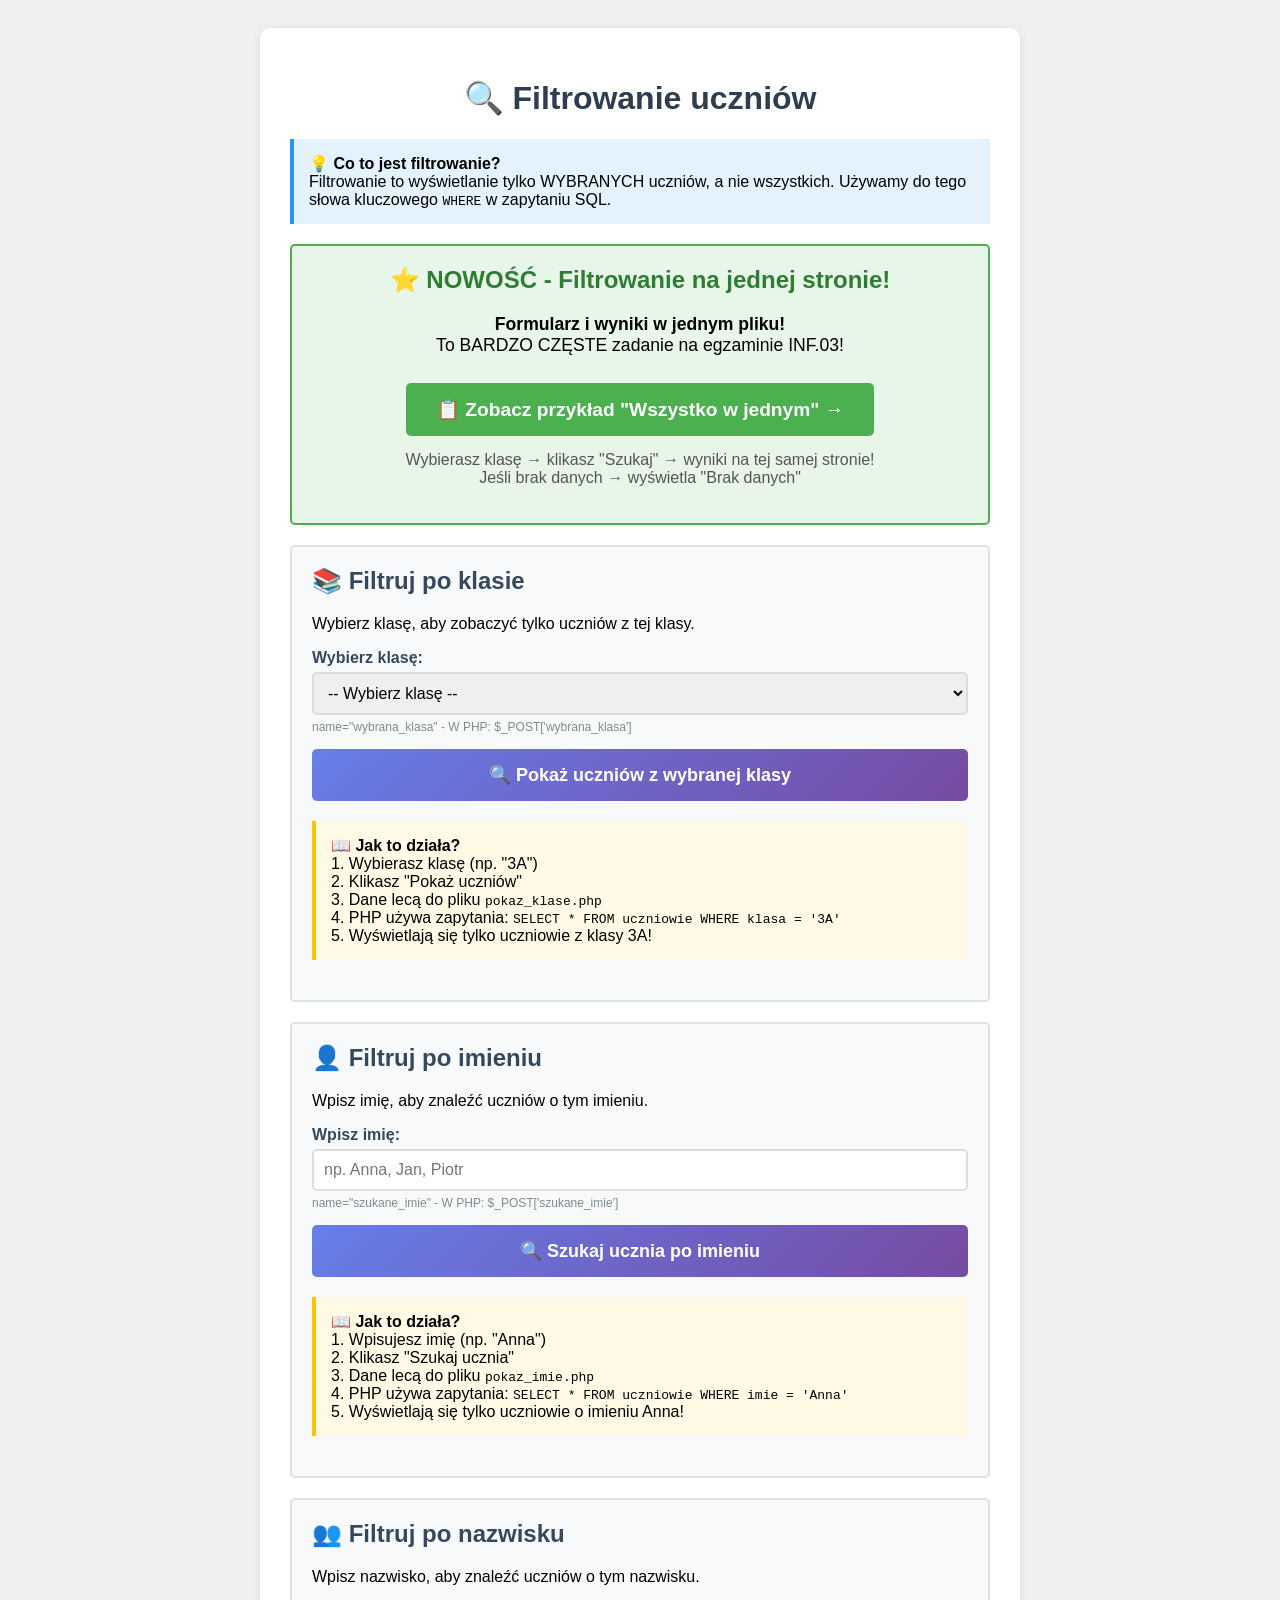
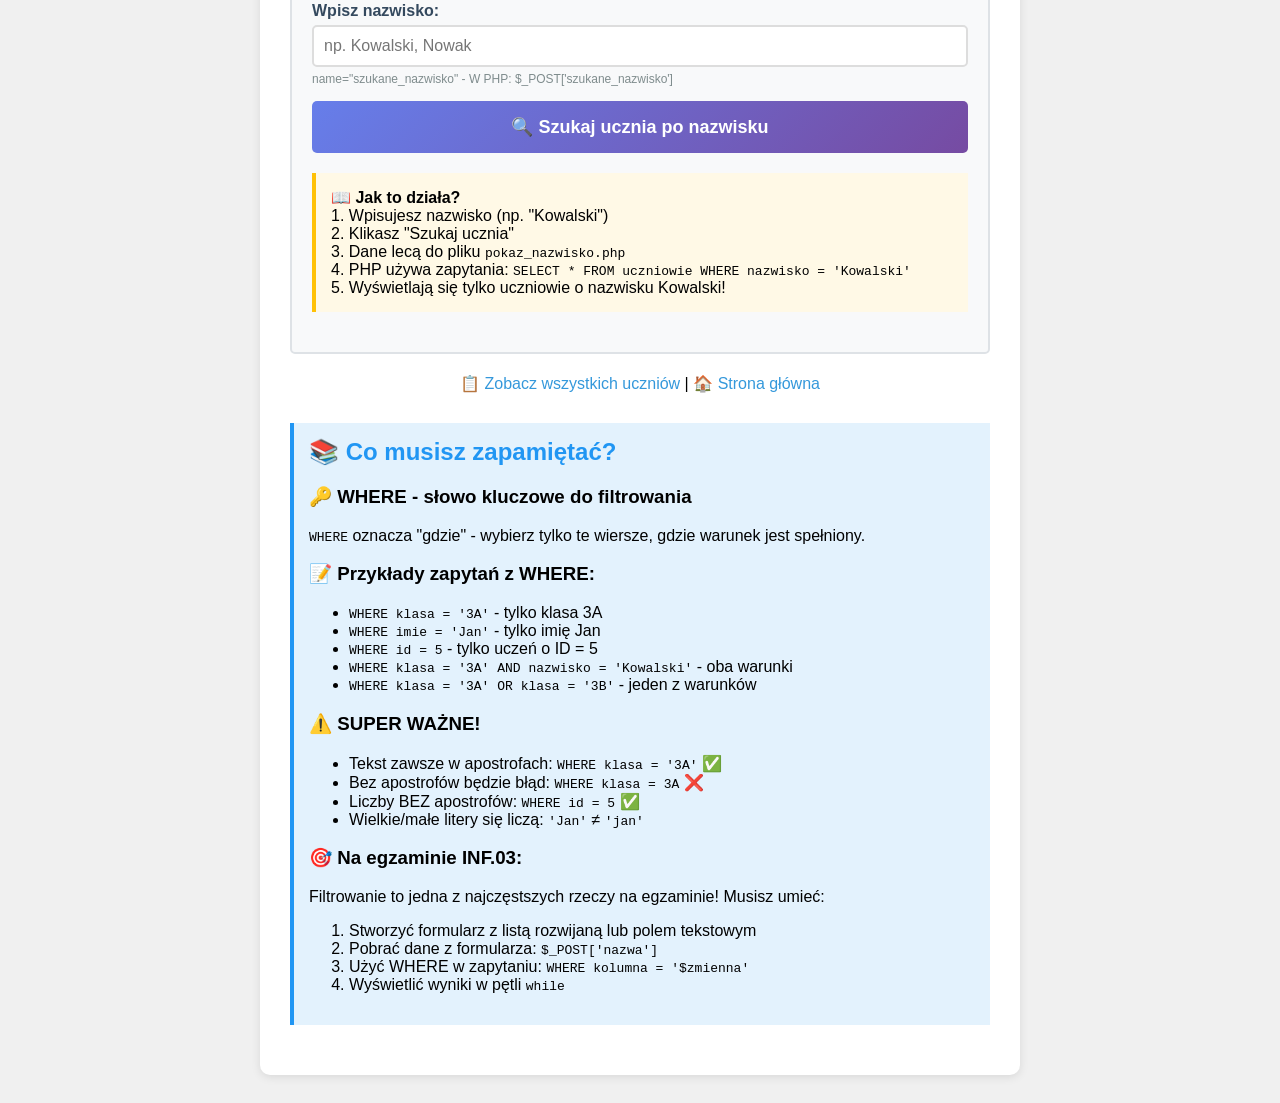
<file: php_przyklady/filtruj.html>
<!DOCTYPE html>
<html lang="pl">
<head>
    <meta charset="UTF-8">
    <meta name="viewport" content="width=device-width, initial-scale=1.0">
    <title>Filtrowanie uczniów</title>
    <style>
        body {
            font-family: Arial, sans-serif;
            background-color: #f0f0f0;
            padding: 20px;
        }
        .container {
            max-width: 700px;
            margin: 0 auto;
            background-color: white;
            padding: 30px;
            border-radius: 10px;
            box-shadow: 0 2px 10px rgba(0,0,0,0.1);
        }
        h1 {
            color: #2c3e50;
            text-align: center;
        }
        .info {
            background-color: #e3f2fd;
            padding: 15px;
            border-left: 4px solid #2196F3;
            margin: 20px 0;
        }
        .filter-section {
            background-color: #f8f9fa;
            padding: 20px;
            border-radius: 5px;
            margin: 20px 0;
            border: 2px solid #dee2e6;
        }
        h2 {
            color: #34495e;
            margin-top: 0;
        }
        label {
            display: block;
            margin-top: 15px;
            margin-bottom: 5px;
            font-weight: bold;
            color: #34495e;
        }
        select, input[type="text"] {
            width: 100%;
            padding: 10px;
            border: 2px solid #ddd;
            border-radius: 5px;
            font-size: 16px;
            box-sizing: border-box;
        }
        select:focus, input[type="text"]:focus {
            border-color: #3498db;
            outline: none;
        }
        input[type="submit"] {
            width: 100%;
            padding: 15px;
            background: linear-gradient(135deg, #667eea 0%, #764ba2 100%);
            color: white;
            border: none;
            border-radius: 5px;
            font-size: 18px;
            font-weight: bold;
            cursor: pointer;
            margin-top: 15px;
        }
        input[type="submit"]:hover {
            opacity: 0.9;
        }
        .hint {
            font-size: 12px;
            color: #7f8c8d;
            margin-top: 5px;
        }
        .back-link {
            text-align: center;
            margin-top: 20px;
        }
        .back-link a {
            color: #3498db;
            text-decoration: none;
        }
        .example {
            background-color: #fff9e6;
            padding: 15px;
            border-left: 4px solid #ffc107;
            margin: 20px 0;
        }
    </style>
</head>
<body>

    <div class="container">
        <h1>🔍 Filtrowanie uczniów</h1>

        <div class="info">
            <strong>💡 Co to jest filtrowanie?</strong><br>
            Filtrowanie to wyświetlanie tylko WYBRANYCH uczniów, a nie wszystkich.
            Używamy do tego słowa kluczowego <code>WHERE</code> w zapytaniu SQL.
        </div>

        <div style="background-color: #e8f5e9; border: 2px solid #4caf50; padding: 20px; margin: 20px 0; border-radius: 5px; text-align: center;">
            <h2 style="color: #2e7d32; margin-top: 0;">⭐ NOWOŚĆ - Filtrowanie na jednej stronie!</h2>
            <p style="font-size: 1.1em;">
                <strong>Formularz i wyniki w jednym pliku!</strong><br>
                To BARDZO CZĘSTE zadanie na egzaminie INF.03!
            </p>
            <a href="filtruj_jedna_strona.php" style="display: inline-block; padding: 15px 30px; background-color: #4caf50; color: white; text-decoration: none; border-radius: 5px; font-size: 1.2em; font-weight: bold; margin-top: 10px;">
                📋 Zobacz przykład "Wszystko w jednym" →
            </a>
            <p style="margin-top: 15px; color: #555;">
                Wybierasz klasę → klikasz "Szukaj" → wyniki na tej samej stronie!<br>
                Jeśli brak danych → wyświetla "Brak danych"
            </p>
        </div>

        <!-- FORMULARZ 1: Filtruj po klasie -->
        <div class="filter-section">
            <h2>📚 Filtruj po klasie</h2>
            <p>Wybierz klasę, aby zobaczyć tylko uczniów z tej klasy.</p>

            <form action="pokaz_klase.php" method="POST">
                <label for="klasa">Wybierz klasę:</label>
                <select id="klasa" name="wybrana_klasa" required>
                    <option value="">-- Wybierz klasę --</option>
                    <option value="3A">3A</option>
                    <option value="3B">3B</option>
                    <option value="3C">3C</option>
                </select>
                <div class="hint">
                    name="wybrana_klasa" - W PHP: $_POST['wybrana_klasa']
                </div>

                <input type="submit" value="🔍 Pokaż uczniów z wybranej klasy">
            </form>

            <div class="example">
                <strong>📖 Jak to działa?</strong><br>
                1. Wybierasz klasę (np. "3A")<br>
                2. Klikasz "Pokaż uczniów"<br>
                3. Dane lecą do pliku <code>pokaz_klase.php</code><br>
                4. PHP używa zapytania: <code>SELECT * FROM uczniowie WHERE klasa = '3A'</code><br>
                5. Wyświetlają się tylko uczniowie z klasy 3A!
            </div>
        </div>

        <!-- FORMULARZ 2: Filtruj po imieniu -->
        <div class="filter-section">
            <h2>👤 Filtruj po imieniu</h2>
            <p>Wpisz imię, aby znaleźć uczniów o tym imieniu.</p>

            <form action="pokaz_imie.php" method="POST">
                <label for="imie">Wpisz imię:</label>
                <input
                    type="text"
                    id="imie"
                    name="szukane_imie"
                    placeholder="np. Anna, Jan, Piotr"
                    required
                >
                <div class="hint">
                    name="szukane_imie" - W PHP: $_POST['szukane_imie']
                </div>

                <input type="submit" value="🔍 Szukaj ucznia po imieniu">
            </form>

            <div class="example">
                <strong>📖 Jak to działa?</strong><br>
                1. Wpisujesz imię (np. "Anna")<br>
                2. Klikasz "Szukaj ucznia"<br>
                3. Dane lecą do pliku <code>pokaz_imie.php</code><br>
                4. PHP używa zapytania: <code>SELECT * FROM uczniowie WHERE imie = 'Anna'</code><br>
                5. Wyświetlają się tylko uczniowie o imieniu Anna!
            </div>
        </div>

        <!-- FORMULARZ 3: Filtruj po nazwisku -->
        <div class="filter-section">
            <h2>👥 Filtruj po nazwisku</h2>
            <p>Wpisz nazwisko, aby znaleźć uczniów o tym nazwisku.</p>

            <form action="pokaz_nazwisko.php" method="POST">
                <label for="nazwisko">Wpisz nazwisko:</label>
                <input
                    type="text"
                    id="nazwisko"
                    name="szukane_nazwisko"
                    placeholder="np. Kowalski, Nowak"
                    required
                >
                <div class="hint">
                    name="szukane_nazwisko" - W PHP: $_POST['szukane_nazwisko']
                </div>

                <input type="submit" value="🔍 Szukaj ucznia po nazwisku">
            </form>

            <div class="example">
                <strong>📖 Jak to działa?</strong><br>
                1. Wpisujesz nazwisko (np. "Kowalski")<br>
                2. Klikasz "Szukaj ucznia"<br>
                3. Dane lecą do pliku <code>pokaz_nazwisko.php</code><br>
                4. PHP używa zapytania: <code>SELECT * FROM uczniowie WHERE nazwisko = 'Kowalski'</code><br>
                5. Wyświetlają się tylko uczniowie o nazwisku Kowalski!
            </div>
        </div>

        <div class="back-link">
            <a href="lista.php">📋 Zobacz wszystkich uczniów</a> |
            <a href="../index.html">🏠 Strona główna</a>
        </div>

        <!-- Dodatkowe informacje -->
        <div class="info" style="margin-top: 30px;">
            <h2 style="color: #2196F3; margin-top: 0;">📚 Co musisz zapamiętać?</h2>

            <h3>🔑 WHERE - słowo kluczowe do filtrowania</h3>
            <p><code>WHERE</code> oznacza "gdzie" - wybierz tylko te wiersze, gdzie warunek jest spełniony.</p>

            <h3>📝 Przykłady zapytań z WHERE:</h3>
            <ul>
                <li><code>WHERE klasa = '3A'</code> - tylko klasa 3A</li>
                <li><code>WHERE imie = 'Jan'</code> - tylko imię Jan</li>
                <li><code>WHERE id = 5</code> - tylko uczeń o ID = 5</li>
                <li><code>WHERE klasa = '3A' AND nazwisko = 'Kowalski'</code> - oba warunki</li>
                <li><code>WHERE klasa = '3A' OR klasa = '3B'</code> - jeden z warunków</li>
            </ul>

            <h3>⚠️ SUPER WAŻNE!</h3>
            <ul>
                <li>Tekst zawsze w apostrofach: <code>WHERE klasa = '3A'</code> ✅</li>
                <li>Bez apostrofów będzie błąd: <code>WHERE klasa = 3A</code> ❌</li>
                <li>Liczby BEZ apostrofów: <code>WHERE id = 5</code> ✅</li>
                <li>Wielkie/małe litery się liczą: <code>'Jan'</code> ≠ <code>'jan'</code></li>
            </ul>

            <h3>🎯 Na egzaminie INF.03:</h3>
            <p>Filtrowanie to jedna z najczęstszych rzeczy na egzaminie! Musisz umieć:</p>
            <ol>
                <li>Stworzyć formularz z listą rozwijaną lub polem tekstowym</li>
                <li>Pobrać dane z formularza: <code>$_POST['nazwa']</code></li>
                <li>Użyć WHERE w zapytaniu: <code>WHERE kolumna = '$zmienna'</code></li>
                <li>Wyświetlić wyniki w pętli <code>while</code></li>
            </ol>
        </div>

    </div>

</body>
</html>
</file>
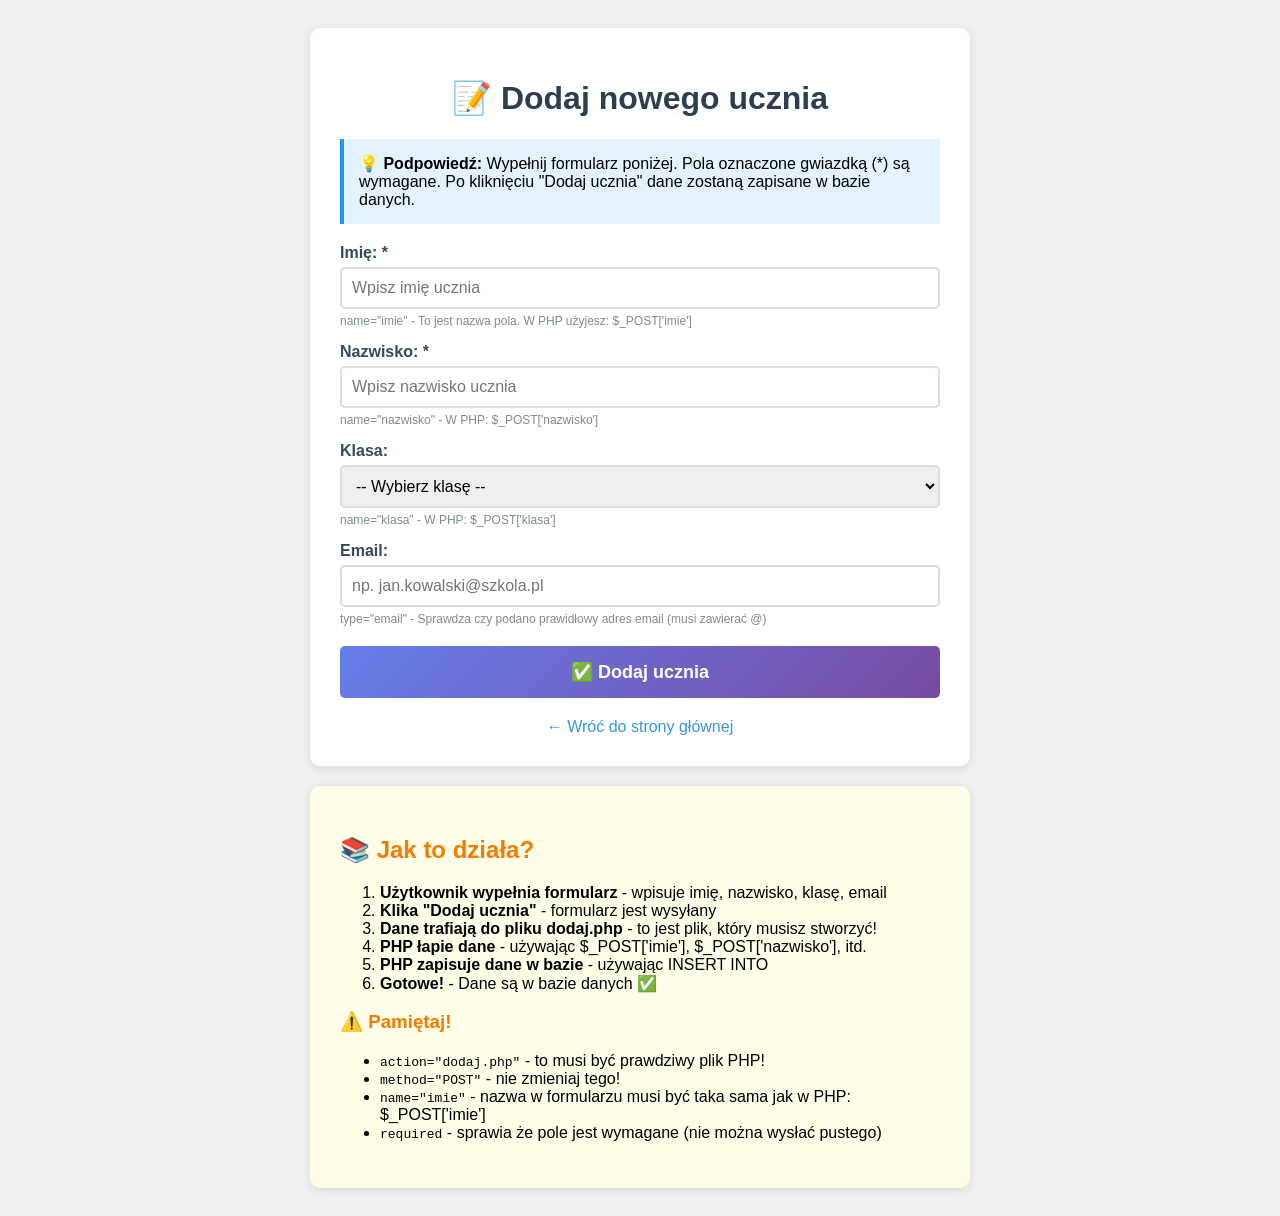
<file: php_przyklady/formularz.html>
<!DOCTYPE html>
<html lang="pl">
<head>
    <meta charset="UTF-8">
    <meta name="viewport" content="width=device-width, initial-scale=1.0">
    <title>Dodaj ucznia - Przykład formularza</title>
    <style>
        body {
            font-family: Arial, sans-serif;
            background-color: #f0f0f0;
            padding: 20px;
        }
        .container {
            max-width: 600px;
            margin: 0 auto;
            background-color: white;
            padding: 30px;
            border-radius: 10px;
            box-shadow: 0 2px 10px rgba(0,0,0,0.1);
        }
        h1 {
            color: #2c3e50;
            text-align: center;
        }
        .info {
            background-color: #e3f2fd;
            padding: 15px;
            border-left: 4px solid #2196F3;
            margin-bottom: 20px;
        }
        label {
            display: block;
            margin-top: 15px;
            margin-bottom: 5px;
            font-weight: bold;
            color: #34495e;
        }
        input[type="text"],
        input[type="email"],
        select {
            width: 100%;
            padding: 10px;
            border: 2px solid #ddd;
            border-radius: 5px;
            font-size: 16px;
            box-sizing: border-box;
        }
        input[type="text"]:focus,
        input[type="email"]:focus,
        select:focus {
            border-color: #3498db;
            outline: none;
        }
        input[type="submit"] {
            width: 100%;
            padding: 15px;
            background: linear-gradient(135deg, #667eea 0%, #764ba2 100%);
            color: white;
            border: none;
            border-radius: 5px;
            font-size: 18px;
            font-weight: bold;
            cursor: pointer;
            margin-top: 20px;
        }
        input[type="submit"]:hover {
            opacity: 0.9;
        }
        .hint {
            font-size: 12px;
            color: #7f8c8d;
            margin-top: 5px;
        }
        .back-link {
            text-align: center;
            margin-top: 20px;
        }
        .back-link a {
            color: #3498db;
            text-decoration: none;
        }
    </style>
</head>
<body>

    <div class="container">
        <h1>📝 Dodaj nowego ucznia</h1>

        <div class="info">
            <strong>💡 Podpowiedź:</strong> Wypełnij formularz poniżej. Pola oznaczone gwiazdką (*) są wymagane.
            Po kliknięciu "Dodaj ucznia" dane zostaną zapisane w bazie danych.
        </div>

        <!--
            FORMULARZ - super ważny!
            action="dodaj.php" - określa plik PHP, który przetworzy dane
            method="POST" - sposób wysyłania danych (POST = bezpieczny, ukryty)
        -->
        <form action="dodaj.php" method="POST">

            <!-- POLE 1: Imię -->
            <label for="imie">Imię: *</label>
            <input
                type="text"
                id="imie"
                name="imie"
                placeholder="Wpisz imię ucznia"
                required
            >
            <div class="hint">
                name="imie" - To jest nazwa pola. W PHP użyjesz: $_POST['imie']
            </div>

            <!-- POLE 2: Nazwisko -->
            <label for="nazwisko">Nazwisko: *</label>
            <input
                type="text"
                id="nazwisko"
                name="nazwisko"
                placeholder="Wpisz nazwisko ucznia"
                required
            >
            <div class="hint">
                name="nazwisko" - W PHP: $_POST['nazwisko']
            </div>

            <!-- POLE 3: Klasa (lista rozwijana) -->
            <label for="klasa">Klasa:</label>
            <select id="klasa" name="klasa">
                <option value="">-- Wybierz klasę --</option>
                <option value="3A">3A</option>
                <option value="3B">3B</option>
                <option value="3C">3C</option>
            </select>
            <div class="hint">
                name="klasa" - W PHP: $_POST['klasa']
            </div>

            <!-- POLE 4: Email -->
            <label for="email">Email:</label>
            <input
                type="email"
                id="email"
                name="email"
                placeholder="np. jan.kowalski@szkola.pl"
            >
            <div class="hint">
                type="email" - Sprawdza czy podano prawidłowy adres email (musi zawierać @)
            </div>

            <!-- PRZYCISK WYŚLIJ -->
            <input type="submit" value="✅ Dodaj ucznia">

        </form>

        <div class="back-link">
            <a href="../index.html">← Wróć do strony głównej</a>
        </div>
    </div>

    <!-- WYJAŚNIENIE DLA UCZNIA -->
    <div class="container" style="margin-top: 20px; background-color: #fffde7;">
        <h2 style="color: #f57c00;">📚 Jak to działa?</h2>
        <ol>
            <li><strong>Użytkownik wypełnia formularz</strong> - wpisuje imię, nazwisko, klasę, email</li>
            <li><strong>Klika "Dodaj ucznia"</strong> - formularz jest wysyłany</li>
            <li><strong>Dane trafiają do pliku dodaj.php</strong> - to jest plik, który musisz stworzyć!</li>
            <li><strong>PHP łapie dane</strong> - używając $_POST['imie'], $_POST['nazwisko'], itd.</li>
            <li><strong>PHP zapisuje dane w bazie</strong> - używając INSERT INTO</li>
            <li><strong>Gotowe!</strong> - Dane są w bazie danych ✅</li>
        </ol>

        <h3 style="color: #f57c00;">⚠️ Pamiętaj!</h3>
        <ul>
            <li><code>action="dodaj.php"</code> - to musi być prawdziwy plik PHP!</li>
            <li><code>method="POST"</code> - nie zmieniaj tego!</li>
            <li><code>name="imie"</code> - nazwa w formularzu musi być taka sama jak w PHP: $_POST['imie']</li>
            <li><code>required</code> - sprawia że pole jest wymagane (nie można wysłać pustego)</li>
        </ul>
    </div>

</body>
</html>
</file>
<file: css/style.css>
/* Reset marginesów i odstępów */
* {
    margin: 0;
    padding: 0;
    box-sizing: border-box;
}

body {
    font-family: 'Segoe UI', Arial, sans-serif;
    background-color: #f5f5f5;
    line-height: 1.6;
}

/* Nagłówek */
#header {
    background: linear-gradient(135deg, #667eea 0%, #764ba2 100%);
    color: white;
    padding: 30px 20px;
    text-align: center;
    box-shadow: 0 2px 10px rgba(0,0,0,0.1);
}

#header h1 {
    font-size: 2.5em;
    margin-bottom: 10px;
}

#header p {
    font-size: 1.2em;
    opacity: 0.9;
}

/* Menu nawigacji */
#nav {
    background-color: #2c3e50;
    width: 280px;
    min-height: 500px;
    float: left;
    padding: 20px;
    box-shadow: 2px 0 10px rgba(0,0,0,0.1);
}

#nav h2 {
    color: white;
    margin-bottom: 20px;
    font-size: 1.5em;
    border-bottom: 2px solid #3498db;
    padding-bottom: 10px;
}

#nav ul {
    list-style: none;
}

#nav ul li {
    margin-bottom: 15px;
}

#nav ul li a {
    color: #ecf0f1;
    text-decoration: none;
    display: block;
    padding: 12px 15px;
    background-color: #34495e;
    border-radius: 5px;
    transition: all 0.3s ease;
    font-size: 1.1em;
}

#nav ul li a:hover {
    background-color: #3498db;
    transform: translateX(5px);
    box-shadow: 0 2px 5px rgba(0,0,0,0.2);
}

/* Główna treść */
#main {
    background-color: white;
    width: calc(100% - 280px);
    min-height: 500px;
    float: left;
    padding: 40px;
}

#main h2 {
    color: #2c3e50;
    margin-bottom: 20px;
    font-size: 2em;
    border-left: 5px solid #3498db;
    padding-left: 15px;
}

#main h3 {
    color: #34495e;
    margin-top: 25px;
    margin-bottom: 15px;
    font-size: 1.5em;
}

#main p {
    margin-bottom: 15px;
    color: #555;
    font-size: 1.1em;
}

#main code {
    background-color: #f4f4f4;
    padding: 3px 8px;
    border-radius: 3px;
    font-family: 'Courier New', monospace;
    color: #e74c3c;
    font-size: 0.95em;
}

#main ol, #main ul {
    margin-left: 30px;
    margin-bottom: 20px;
}

#main li {
    margin-bottom: 10px;
    color: #555;
    font-size: 1.05em;
}

hr {
    margin: 40px 0;
    border: none;
    border-top: 2px solid #ecf0f1;
}

/* Stopka */
#footer {
    background-color: #2c3e50;
    color: white;
    padding: 20px;
    clear: both;
    text-align: center;
    box-shadow: 0 -2px 10px rgba(0,0,0,0.1);
}

/* Ramki informacyjne */
.info-box {
    background: linear-gradient(135deg, #e3f2fd 0%, #bbdefb 100%);
    border-left: 5px solid #2196F3;
    padding: 20px;
    margin: 25px 0;
    border-radius: 5px;
    box-shadow: 0 2px 5px rgba(0,0,0,0.1);
}

.info-box h3 {
    color: #1976D2;
    margin-top: 0;
}

.step-box {
    background-color: #fff9e6;
    border: 2px solid #ffc107;
    border-radius: 8px;
    padding: 25px;
    margin: 25px 0;
    box-shadow: 0 2px 8px rgba(0,0,0,0.1);
}

.step-box h3 {
    color: #f57c00;
    margin-top: 0;
    font-size: 1.4em;
}

.warning-box {
    background-color: #ffebee;
    border: 2px solid #f44336;
    border-radius: 5px;
    padding: 15px;
    margin-top: 15px;
    color: #c62828;
    font-weight: bold;
}

.tip-box {
    background-color: #e8f5e9;
    border: 2px solid #4caf50;
    border-radius: 5px;
    padding: 15px;
    margin-top: 15px;
    color: #2e7d32;
    font-weight: bold;
}

.success-box {
    background-color: #e8f5e9;
    border-left: 5px solid #4caf50;
    padding: 20px;
    margin: 25px 0;
    border-radius: 5px;
    box-shadow: 0 2px 5px rgba(0,0,0,0.1);
}

.success-box h3 {
    color: #2e7d32;
    margin-top: 0;
}

.code-box {
    background-color: #263238;
    color: #aed581;
    padding: 20px;
    border-radius: 5px;
    margin: 20px 0;
    overflow-x: auto;
    font-family: 'Courier New', monospace;
    box-shadow: 0 3px 10px rgba(0,0,0,0.2);
}

.code-box pre {
    margin: 0;
    white-space: pre;
    color: #aed581;
}

.code-comment {
    color: #80cbc4;
    font-style: italic;
}

.button-container {
    text-align: center;
    margin: 30px 0;
}

.big-button {
    display: inline-block;
    background: linear-gradient(135deg, #667eea 0%, #764ba2 100%);
    color: white;
    padding: 20px 40px;
    text-decoration: none;
    border-radius: 50px;
    font-size: 1.3em;
    font-weight: bold;
    transition: all 0.3s ease;
    box-shadow: 0 4px 15px rgba(0,0,0,0.2);
}

.big-button:hover {
    transform: translateY(-3px);
    box-shadow: 0 6px 20px rgba(0,0,0,0.3);
}

/* Tabele z przykładami */
.example-table {
    width: 100%;
    border-collapse: collapse;
    margin: 20px 0;
    box-shadow: 0 2px 8px rgba(0,0,0,0.1);
}

.example-table th {
    background-color: #3498db;
    color: white;
    padding: 15px;
    text-align: left;
    font-weight: bold;
}

.example-table td {
    padding: 12px 15px;
    border-bottom: 1px solid #ddd;
}

.example-table tr:nth-child(even) {
    background-color: #f9f9f9;
}

.example-table tr:hover {
    background-color: #f0f7ff;
}

/* Wyróżnienie ważnych fragmentów */
.highlight {
    background-color: #fff9c4;
    padding: 2px 6px;
    border-radius: 3px;
    font-weight: bold;
}

/* Responsywność dla mniejszych ekranów */
@media (max-width: 768px) {
    #nav {
        width: 100%;
        float: none;
        min-height: auto;
    }

    #main {
        width: 100%;
        float: none;
    }
}
</file>
<file: PHP_zapis_odczyt/style.css>
/* ===============================================
   STYLE CSS DLA TUTORIALA PHP + MySQL
   =============================================== */

/* RESETOWANIE I PODSTAWOWE USTAWIENIA */
* {
    margin: 0;
    padding: 0;
    box-sizing: border-box;
}

body {
    font-family: 'Segoe UI', Arial, sans-serif;
    background: linear-gradient(135deg, #667eea 0%, #764ba2 100%);
    min-height: 100vh;
    padding: 20px;
    color: #333;
}

/* KONTENER GŁÓWNY */
.container {
    max-width: 900px;
    margin: 0 auto;
    background: white;
    border-radius: 20px;
    box-shadow: 0 10px 40px rgba(0,0,0,0.2);
    overflow: hidden;
}

/* NAGŁÓWEK */
.header {
    background: linear-gradient(135deg, #667eea 0%, #764ba2 100%);
    color: white;
    padding: 30px;
    text-align: center;
}

.header h1 {
    font-size: 2.5em;
    margin-bottom: 10px;
    text-shadow: 2px 2px 4px rgba(0,0,0,0.3);
}

.header p {
    font-size: 1.2em;
    opacity: 0.9;
}

/* NAWIGACJA */
.navigation {
    background: #f8f9fa;
    padding: 20px;
    display: flex;
    justify-content: center;
    flex-wrap: wrap;
    gap: 15px;
    border-bottom: 3px solid #667eea;
}

.nav-button {
    padding: 12px 25px;
    background: white;
    color: #667eea;
    text-decoration: none;
    border-radius: 25px;
    font-weight: bold;
    border: 2px solid #667eea;
    transition: all 0.3s ease;
    box-shadow: 0 2px 5px rgba(0,0,0,0.1);
}

.nav-button:hover {
    background: #667eea;
    color: white;
    transform: translateY(-2px);
    box-shadow: 0 4px 10px rgba(102, 126, 234, 0.4);
}

.nav-button.active {
    background: #667eea;
    color: white;
}

/* TREŚĆ */
.content {
    padding: 40px;
}

.section {
    margin-bottom: 40px;
}

.section-title {
    color: #667eea;
    font-size: 2em;
    margin-bottom: 20px;
    padding-bottom: 10px;
    border-bottom: 3px solid #667eea;
}

.info-box {
    background: #e3f2fd;
    border-left: 5px solid #2196F3;
    padding: 20px;
    margin: 20px 0;
    border-radius: 5px;
}

.warning-box {
    background: #fff3cd;
    border-left: 5px solid #ffc107;
    padding: 20px;
    margin: 20px 0;
    border-radius: 5px;
}

.success-box {
    background: #d4edda;
    border-left: 5px solid #28a745;
    padding: 20px;
    margin: 20px 0;
    border-radius: 5px;
}

.error-box {
    background: #f8d7da;
    border-left: 5px solid #dc3545;
    padding: 20px;
    margin: 20px 0;
    border-radius: 5px;
}

/* FORMULARZE */
.form-group {
    margin-bottom: 25px;
}

.form-group label {
    display: block;
    font-weight: bold;
    margin-bottom: 8px;
    color: #555;
    font-size: 1.1em;
}

.form-group input[type="text"],
.form-group input[type="number"],
.form-group select {
    width: 100%;
    padding: 12px 15px;
    border: 2px solid #ddd;
    border-radius: 8px;
    font-size: 1em;
    transition: all 0.3s ease;
}

.form-group input:focus,
.form-group select:focus {
    outline: none;
    border-color: #667eea;
    box-shadow: 0 0 0 3px rgba(102, 126, 234, 0.1);
}

.btn {
    padding: 15px 40px;
    background: linear-gradient(135deg, #667eea 0%, #764ba2 100%);
    color: white;
    border: none;
    border-radius: 25px;
    font-size: 1.1em;
    font-weight: bold;
    cursor: pointer;
    transition: all 0.3s ease;
    box-shadow: 0 4px 15px rgba(102, 126, 234, 0.4);
}

.btn:hover {
    transform: translateY(-2px);
    box-shadow: 0 6px 20px rgba(102, 126, 234, 0.6);
}

.btn:active {
    transform: translateY(0);
}

/* TABELE */
table {
    width: 100%;
    border-collapse: collapse;
    margin: 20px 0;
    background: white;
    box-shadow: 0 2px 10px rgba(0,0,0,0.1);
    border-radius: 10px;
    overflow: hidden;
}

th {
    background: linear-gradient(135deg, #667eea 0%, #764ba2 100%);
    color: white;
    padding: 15px;
    text-align: left;
    font-weight: bold;
}

td {
    padding: 12px 15px;
    border-bottom: 1px solid #ddd;
}

tr:hover {
    background: #f5f5f5;
}

tr:last-child td {
    border-bottom: none;
}

/* LISTY */
ul.data-list {
    list-style: none;
    padding: 0;
}

ul.data-list li {
    background: #f8f9fa;
    margin: 10px 0;
    padding: 15px;
    border-left: 4px solid #667eea;
    border-radius: 5px;
    transition: all 0.3s ease;
}

ul.data-list li:hover {
    background: #e9ecef;
    transform: translateX(5px);
}

ol.numbered-list {
    padding-left: 20px;
}

ol.numbered-list li {
    background: #f8f9fa;
    margin: 10px 0;
    padding: 15px;
    border-radius: 5px;
}

/* KARTY */
.card {
    background: white;
    border-radius: 10px;
    padding: 25px;
    margin: 20px 0;
    box-shadow: 0 4px 15px rgba(0,0,0,0.1);
    transition: all 0.3s ease;
}

.card:hover {
    transform: translateY(-5px);
    box-shadow: 0 6px 20px rgba(0,0,0,0.15);
}

.card-title {
    color: #667eea;
    font-size: 1.5em;
    margin-bottom: 15px;
}

/* STOPKA */
.footer {
    background: #f8f9fa;
    padding: 20px;
    text-align: center;
    color: #666;
    border-top: 3px solid #667eea;
}

/* EMOJI I IKONY */
.emoji {
    font-size: 1.5em;
    margin-right: 10px;
}

/* KROK PO KROKU */
.step {
    background: #f8f9fa;
    border-left: 5px solid #667eea;
    padding: 20px;
    margin: 20px 0;
    border-radius: 5px;
}

.step-number {
    display: inline-block;
    background: #667eea;
    color: white;
    width: 40px;
    height: 40px;
    border-radius: 50%;
    text-align: center;
    line-height: 40px;
    font-weight: bold;
    margin-right: 15px;
}

/* RESPONSYWNOŚĆ */
@media (max-width: 768px) {
    .container {
        margin: 10px;
        border-radius: 10px;
    }

    .header h1 {
        font-size: 1.8em;
    }

    .content {
        padding: 20px;
    }

    .navigation {
        flex-direction: column;
    }

    .nav-button {
        width: 100%;
    }
}

/* ANIMACJE */
@keyframes fadeIn {
    from {
        opacity: 0;
        transform: translateY(20px);
    }
    to {
        opacity: 1;
        transform: translateY(0);
    }
}

.fade-in {
    animation: fadeIn 0.5s ease-in;
}

/* KOD ŹRÓDŁOWY */
.code-block {
    background: #2d2d2d;
    color: #f8f8f2;
    padding: 20px;
    border-radius: 10px;
    overflow-x: auto;
    margin: 20px 0;
    font-family: 'Courier New', monospace;
}

.highlight {
    background: #fff3cd;
    padding: 2px 6px;
    border-radius: 3px;
    font-weight: bold;
}
</file>
